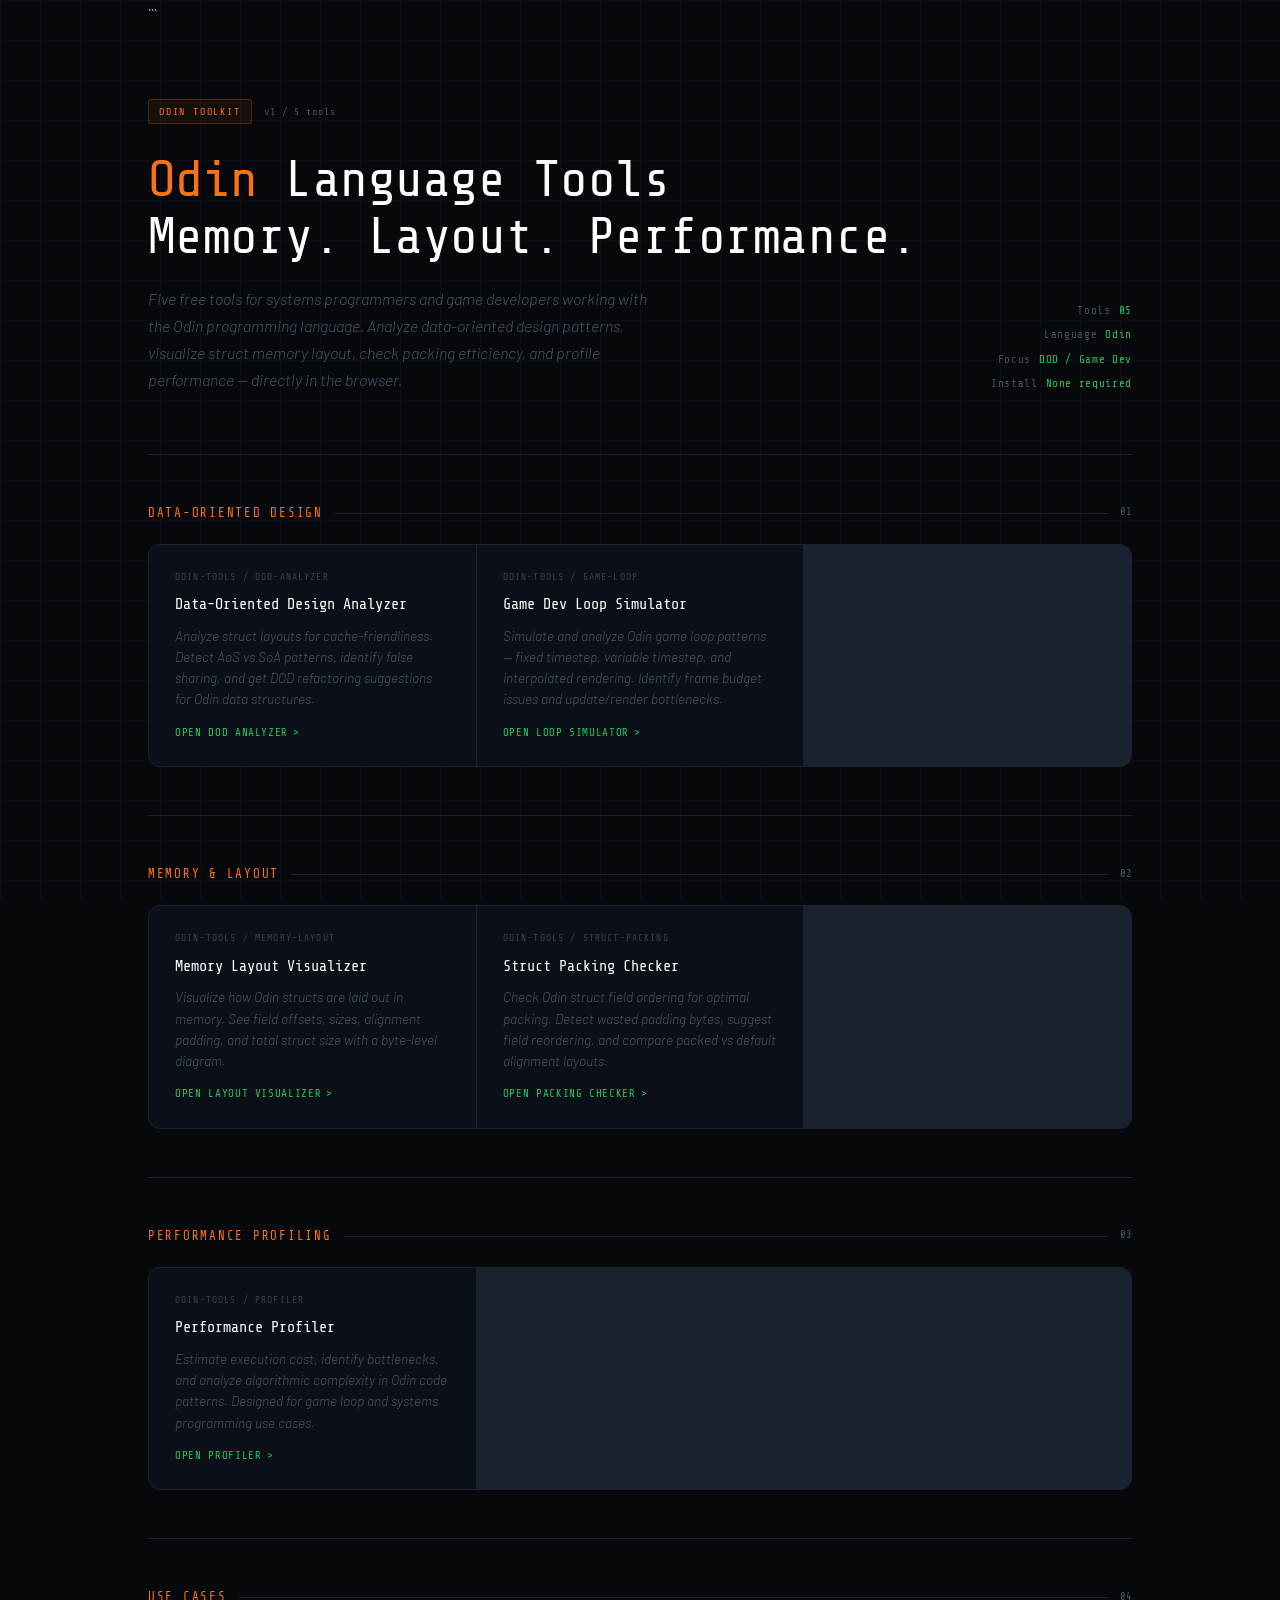
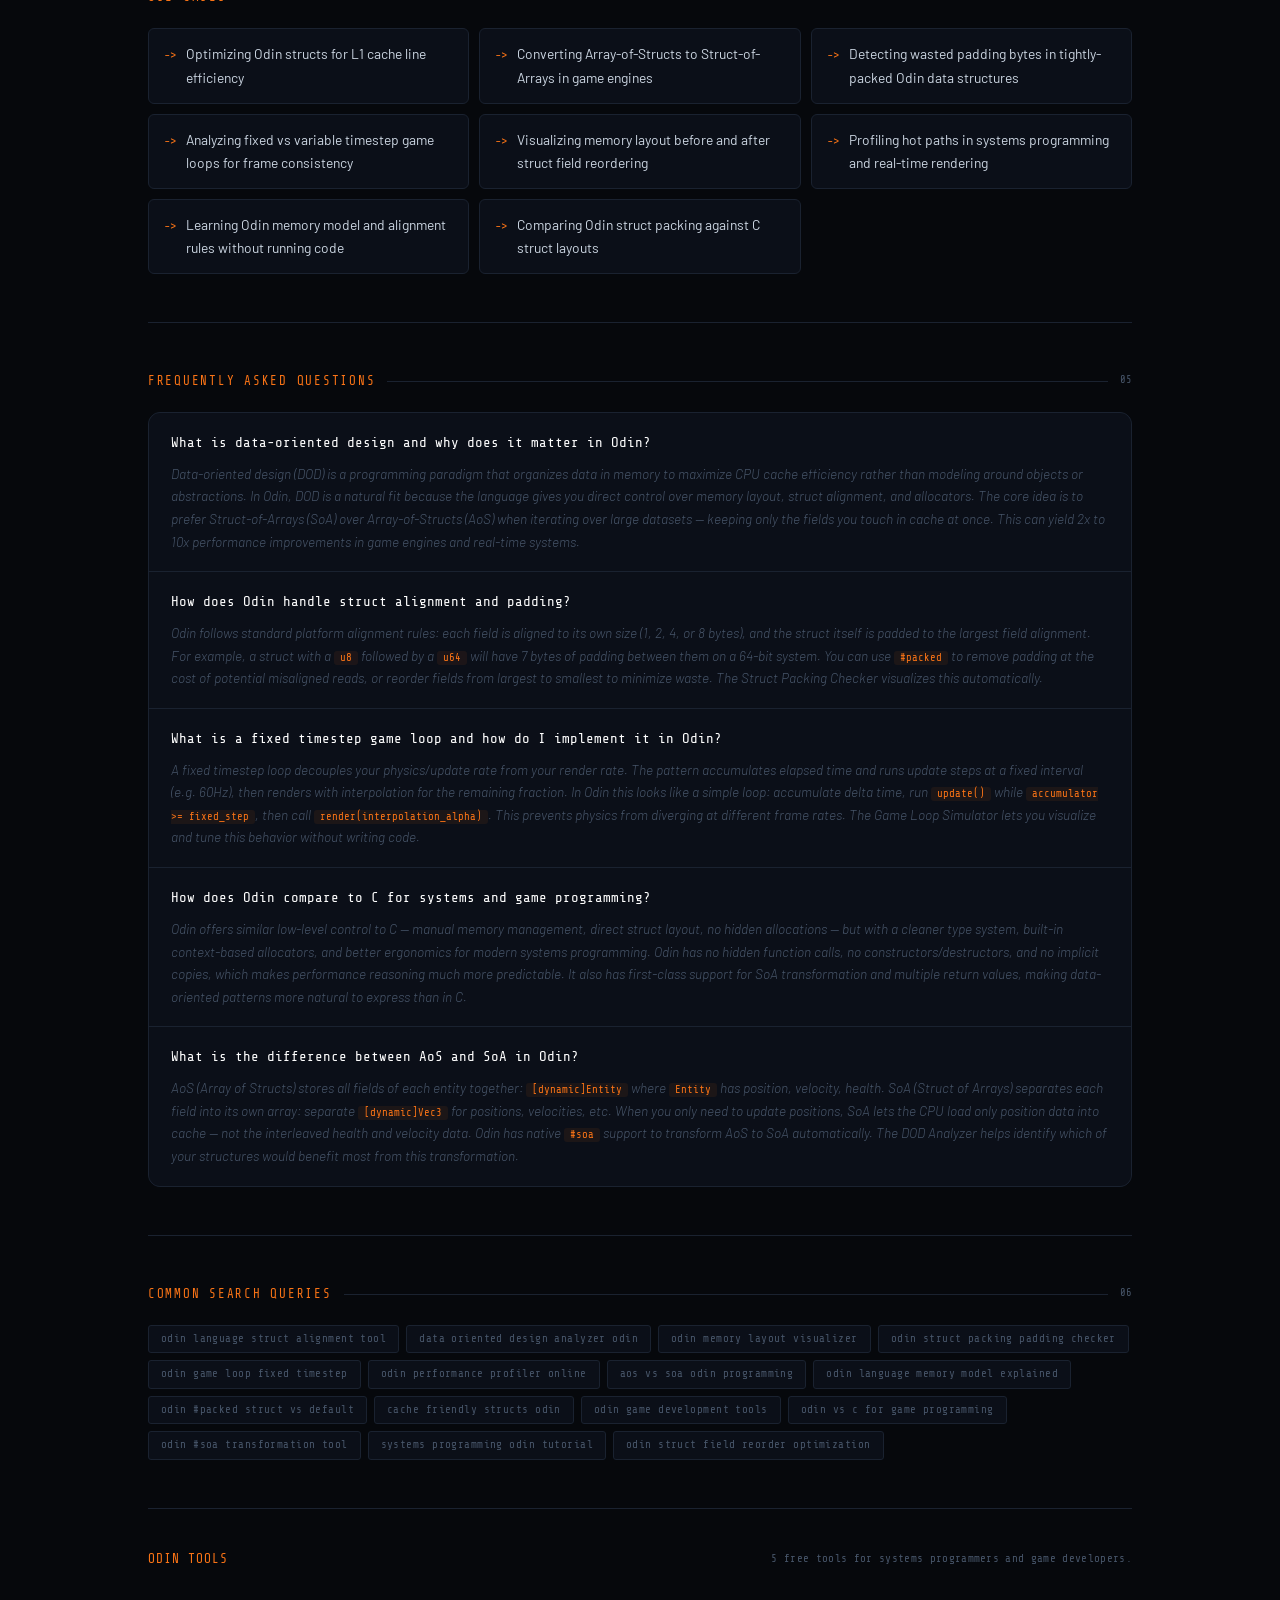
<file: index.html>
<!DOCTYPE html>

<html lang="en">
<head>
<meta charset="UTF-8">
<meta name="viewport" content="width=device-width, initial-scale=1.0">
<meta name="google-site-verification" content="PkLa_ViOo6FAHpvh8SacceMb95o9tePRdrqLNBz9X1M" />
<meta name="robots" content="index, follow">

<title>Odin Language Tools – Data-Oriented Design Analyzer, Memory Layout Visualizer & Struct Packing Checker</title>
<meta name="description" content="Free tools for Odin programming language developers: analyze data-oriented design patterns, visualize memory layout, check struct packing and alignment, profile performance, and simulate game dev loops. Built for systems programmers and game developers.">
<meta name="keywords" content="odin language tools, odin data oriented design analyzer, odin memory layout visualizer, odin struct packing checker, odin performance profiler, odin game dev loop simulator, odin struct alignment, odin memory model, odin game development tools, data oriented design odin, odin programming language debugger, odin struct padding tool">

<meta property="og:title" content="Odin Language Tools - Memory Layout, Struct Packing and Performance Profiling">
<meta property="og:description" content="5 free tools for Odin language developers: data-oriented design analysis, memory layout visualization, struct packing, and game loop simulation.">
<meta property="og:type" content="website">

<link rel="preconnect" href="https://fonts.googleapis.com">
<link rel="preconnect" href="https://fonts.gstatic.com" crossorigin>
<link href="https://fonts.googleapis.com/css2?family=Share+Tech+Mono&family=Barlow:ital,wght@0,300;0,400;0,500;0,600;1,300&display=swap" rel="stylesheet">

<style>
:root {
    --bg:        #06080c;
    --surface:   #0b0f18;
    --surface-2: #10151f;
    --border:    #1a2230;
    --border-hi: #f9731640;
    --accent:    #f97316;
    --accent-2:  #fb923c;
    --accent-dim: rgba(249,115,22,.07);
    --green:     #22c55e;
    --text:      #cbd5e1;
    --muted:     #475569;
    --danger:    #ef4444;

    --font-display: "Barlow", sans-serif;
    --font-mono:    "Share Tech Mono", monospace;
    --radius:    6px;
    --radius-lg: 12px;
    --transition: 200ms cubic-bezier(.4,0,.2,1);
}

*, *::before, *::after { box-sizing: border-box; margin: 0; padding: 0; }
html { scroll-behavior: smooth; }

body {
    background: var(--bg);
    color: var(--text);
    font-family: var(--font-display);
    font-size: 16px;
    line-height: 1.7;
    min-height: 100vh;
    overflow-x: hidden;
}

/* scan-line texture */
body::before {
    content: "";
    position: fixed;
    inset: 0;
    background: repeating-linear-gradient(
        0deg,
        transparent,
        transparent 3px,
        rgba(0,0,0,.08) 3px,
        rgba(0,0,0,.08) 4px
    );
    pointer-events: none;
    z-index: 0;
}

/* grid overlay */
body::after {
    content: "";
    position: fixed;
    inset: 0;
    background-image:
        linear-gradient(var(--border) 1px, transparent 1px),
        linear-gradient(90deg, var(--border) 1px, transparent 1px);
    background-size: 40px 40px;
    opacity: .3;
    pointer-events: none;
    z-index: 0;
}

.wrapper {
    position: relative;
    z-index: 1;
    max-width: 1040px;
    margin: 0 auto;
    padding: 0 28px;
}

/* HEADER */
header {
    padding: 72px 0 60px;
    border-bottom: 1px solid var(--border);
    animation: fadeUp .6s ease both;
}

.header-top {
    display: flex;
    align-items: center;
    gap: 12px;
    margin-bottom: 28px;
}

.header-chip {
    font-family: var(--font-mono);
    font-size: 10px;
    letter-spacing: .18em;
    text-transform: uppercase;
    color: var(--accent);
    background: var(--accent-dim);
    border: 1px solid rgba(249,115,22,.25);
    border-radius: 3px;
    padding: 3px 10px;
}

.header-ver {
    font-family: var(--font-mono);
    font-size: 10px;
    letter-spacing: .1em;
    color: var(--muted);
}

header h1 {
    font-family: var(--font-mono);
    font-size: clamp(1.8rem, 4.5vw, 3.2rem);
    font-weight: 400;
    line-height: 1.1;
    letter-spacing: -.01em;
    color: #fff;
    margin-bottom: 20px;
}

header h1 .acc { color: var(--accent); }

.header-body {
    display: grid;
    grid-template-columns: 1fr auto;
    gap: 40px;
    align-items: end;
}

header p {
    font-size: 1rem;
    color: var(--muted);
    font-weight: 300;
    max-width: 520px;
    font-style: italic;
}

.spec-block {
    display: flex;
    flex-direction: column;
    gap: 6px;
    align-items: flex-end;
}

.spec-row {
    font-family: var(--font-mono);
    font-size: .68rem;
    letter-spacing: .06em;
    color: var(--muted);
    display: flex;
    gap: 8px;
    align-items: center;
}

.spec-row .val { color: var(--green); }

/* SECTIONS */
section {
    padding: 48px 0;
    border-bottom: 1px solid var(--border);
    animation: fadeUp .55s ease both;
}

section:nth-of-type(1) { animation-delay: .06s; }
section:nth-of-type(2) { animation-delay: .12s; }
section:nth-of-type(3) { animation-delay: .18s; }
section:nth-of-type(4) { animation-delay: .24s; }
section:nth-of-type(5) { animation-delay: .30s; }
section:last-of-type   { border-bottom: none; }

.section-label {
    display: flex;
    align-items: center;
    gap: 12px;
    margin-bottom: 20px;
}

.section-label h2 {
    font-family: var(--font-mono);
    font-size: .78rem;
    font-weight: 400;
    letter-spacing: .14em;
    text-transform: uppercase;
    color: var(--accent);
    white-space: nowrap;
}

.section-line {
    flex: 1;
    height: 1px;
    background: var(--border);
}

.section-idx {
    font-family: var(--font-mono);
    font-size: .65rem;
    color: var(--muted);
}

/* TOOLS GRID */
.tools-grid {
    display: grid;
    grid-template-columns: repeat(auto-fill, minmax(300px, 1fr));
    gap: 1px;
    background: var(--border);
    border: 1px solid var(--border);
    border-radius: var(--radius-lg);
    overflow: hidden;
}

.tool {
    background: var(--surface);
    padding: 24px 26px;
    display: flex;
    flex-direction: column;
    gap: 10px;
    text-decoration: none;
    color: inherit;
    position: relative;
    overflow: hidden;
    transition: background var(--transition);
}

.tool::before {
    content: "";
    position: absolute;
    top: 0; left: 0;
    width: 2px;
    height: 100%;
    background: var(--accent);
    opacity: 0;
    transition: opacity var(--transition);
}

.tool:hover { background: var(--surface-2); }
.tool:hover::before { opacity: 1; }

.tool-id {
    font-family: var(--font-mono);
    font-size: .6rem;
    letter-spacing: .12em;
    text-transform: uppercase;
    color: var(--muted);
    opacity: .7;
}

.tool-name {
    font-family: var(--font-mono);
    font-size: .95rem;
    font-weight: 400;
    color: #fff;
    line-height: 1.3;
}

.tool-desc {
    font-size: .855rem;
    color: var(--muted);
    font-weight: 300;
    font-style: italic;
    flex: 1;
    line-height: 1.55;
}

.tool-link {
    font-family: var(--font-mono);
    font-size: .68rem;
    letter-spacing: .06em;
    text-transform: uppercase;
    color: var(--green);
    display: inline-flex;
    align-items: center;
    gap: 5px;
    margin-top: 4px;
    transition: gap var(--transition);
}

.tool-link::after { content: ">"; }
.tool:hover .tool-link { gap: 9px; }

/* USE CASES */
.use-grid {
    display: grid;
    grid-template-columns: repeat(auto-fill, minmax(260px, 1fr));
    gap: 10px;
}

.use-item {
    display: flex;
    gap: 10px;
    align-items: flex-start;
    background: var(--surface);
    border: 1px solid var(--border);
    border-radius: var(--radius);
    padding: 13px 15px;
    font-size: .865rem;
    color: var(--text);
    transition: border-color var(--transition);
}

.use-item:hover { border-color: rgba(249,115,22,.25); }

.use-arrow {
    color: var(--accent);
    font-family: var(--font-mono);
    font-size: .75rem;
    flex-shrink: 0;
    margin-top: 3px;
}

/* FAQ */
.faq-list { display: flex; flex-direction: column; gap: 1px; background: var(--border); border: 1px solid var(--border); border-radius: var(--radius-lg); overflow: hidden; }

.faq-item {
    background: var(--surface);
    padding: 18px 22px;
    transition: background var(--transition);
}

.faq-item:hover { background: var(--surface-2); }

.faq-q {
    font-family: var(--font-mono);
    font-size: .88rem;
    color: #fff;
    margin-bottom: 8px;
    font-weight: 400;
}

.faq-a {
    font-size: .855rem;
    color: var(--muted);
    font-weight: 300;
    font-style: italic;
    line-height: 1.65;
}

.faq-a code {
    font-family: var(--font-mono);
    font-size: .78em;
    color: var(--accent);
    background: var(--accent-dim);
    border-radius: 3px;
    padding: 1px 6px;
    font-style: normal;
}

/* LONG-TAIL */
.tag-cloud { display: flex; flex-wrap: wrap; gap: 7px; }

.tag {
    font-family: var(--font-mono);
    font-size: .68rem;
    letter-spacing: .04em;
    color: var(--muted);
    background: var(--surface);
    border: 1px solid var(--border);
    border-radius: 3px;
    padding: 4px 12px;
    cursor: default;
    transition: color var(--transition), border-color var(--transition), background var(--transition);
}

.tag:hover {
    color: var(--accent);
    border-color: rgba(249,115,22,.3);
    background: var(--accent-dim);
}

/* FOOTER */
footer {
    padding: 40px 0;
    border-top: 1px solid var(--border);
    position: relative;
    z-index: 1;
}

.footer-inner {
    display: flex;
    align-items: center;
    justify-content: space-between;
    gap: 16px;
    flex-wrap: wrap;
}

.footer-brand {
    font-family: var(--font-mono);
    font-size: .8rem;
    color: var(--accent);
    letter-spacing: .08em;
    text-transform: uppercase;
}

footer p {
    font-family: var(--font-mono);
    font-size: .68rem;
    color: var(--muted);
    letter-spacing: .03em;
}

/* ANIMATIONS */
@keyframes fadeUp {
    from { opacity: 0; transform: translateY(14px); }
    to   { opacity: 1; transform: translateY(0); }
}

@media (max-width: 620px) {
    header { padding: 48px 0 40px; }
    .header-body { grid-template-columns: 1fr; }
    .spec-block { align-items: flex-start; }
    .tools-grid { grid-template-columns: 1fr; }
    .use-grid   { grid-template-columns: 1fr; }
    header h1 { font-size: 1.7rem; }
}
</style>

</head>

<body>
<div class="wrapper">

```
<!-- HEADER -->
<header>
    <div class="header-top">
        <span class="header-chip">Odin Toolkit</span>
        <span class="header-ver">v1 / 5 tools</span>
    </div>

    <h1>
        <span class="acc">Odin</span> Language Tools<br>
        Memory. Layout. Performance.
    </h1>

    <div class="header-body">
        <p>
            Five free tools for systems programmers and game developers working with
            the Odin programming language. Analyze data-oriented design patterns,
            visualize struct memory layout, check packing efficiency, and profile performance
            — directly in the browser.
        </p>
        <div class="spec-block">
            <div class="spec-row">Tools <span class="val">05</span></div>
            <div class="spec-row">Language <span class="val">Odin</span></div>
            <div class="spec-row">Focus <span class="val">DOD / Game Dev</span></div>
            <div class="spec-row">Install <span class="val">None required</span></div>
        </div>
    </div>
</header>

<!-- DATA-ORIENTED DESIGN -->
<section>
    <div class="section-label">
        <h2>Data-Oriented Design</h2>
        <span class="section-line"></span>
        <span class="section-idx">01</span>
    </div>
    <div class="tools-grid">

        <a class="tool" href="odin-data-oriented-design-analyzer/">
            <span class="tool-id">odin-tools / dod-analyzer</span>
            <span class="tool-name">Data-Oriented Design Analyzer</span>
            <span class="tool-desc">Analyze struct layouts for cache-friendliness. Detect AoS vs SoA patterns, identify false sharing, and get DOD refactoring suggestions for Odin data structures.</span>
            <span class="tool-link">Open DOD Analyzer</span>
        </a>

        <a class="tool" href="odin-game-dev-loop-simulator/">
            <span class="tool-id">odin-tools / game-loop</span>
            <span class="tool-name">Game Dev Loop Simulator</span>
            <span class="tool-desc">Simulate and analyze Odin game loop patterns — fixed timestep, variable timestep, and interpolated rendering. Identify frame budget issues and update/render bottlenecks.</span>
            <span class="tool-link">Open Loop Simulator</span>
        </a>

    </div>
</section>

<!-- MEMORY & LAYOUT -->
<section>
    <div class="section-label">
        <h2>Memory &amp; Layout</h2>
        <span class="section-line"></span>
        <span class="section-idx">02</span>
    </div>
    <div class="tools-grid">

        <a class="tool" href="odin-memory-layout-visualizer/">
            <span class="tool-id">odin-tools / memory-layout</span>
            <span class="tool-name">Memory Layout Visualizer</span>
            <span class="tool-desc">Visualize how Odin structs are laid out in memory. See field offsets, sizes, alignment padding, and total struct size with a byte-level diagram.</span>
            <span class="tool-link">Open Layout Visualizer</span>
        </a>

        <a class="tool" href="odin-struct-packing-checker/">
            <span class="tool-id">odin-tools / struct-packing</span>
            <span class="tool-name">Struct Packing Checker</span>
            <span class="tool-desc">Check Odin struct field ordering for optimal packing. Detect wasted padding bytes, suggest field reordering, and compare packed vs default alignment layouts.</span>
            <span class="tool-link">Open Packing Checker</span>
        </a>

    </div>
</section>

<!-- PERFORMANCE -->
<section>
    <div class="section-label">
        <h2>Performance Profiling</h2>
        <span class="section-line"></span>
        <span class="section-idx">03</span>
    </div>
    <div class="tools-grid">

        <a class="tool" href="odin-performance-profiler/">
            <span class="tool-id">odin-tools / profiler</span>
            <span class="tool-name">Performance Profiler</span>
            <span class="tool-desc">Estimate execution cost, identify bottlenecks, and analyze algorithmic complexity in Odin code patterns. Designed for game loop and systems programming use cases.</span>
            <span class="tool-link">Open Profiler</span>
        </a>

    </div>
</section>

<!-- USE CASES -->
<section>
    <div class="section-label">
        <h2>Use Cases</h2>
        <span class="section-line"></span>
        <span class="section-idx">04</span>
    </div>
    <div class="use-grid">
        <div class="use-item"><span class="use-arrow">-&gt;</span>Optimizing Odin structs for L1 cache line efficiency</div>
        <div class="use-item"><span class="use-arrow">-&gt;</span>Converting Array-of-Structs to Struct-of-Arrays in game engines</div>
        <div class="use-item"><span class="use-arrow">-&gt;</span>Detecting wasted padding bytes in tightly-packed Odin data structures</div>
        <div class="use-item"><span class="use-arrow">-&gt;</span>Analyzing fixed vs variable timestep game loops for frame consistency</div>
        <div class="use-item"><span class="use-arrow">-&gt;</span>Visualizing memory layout before and after struct field reordering</div>
        <div class="use-item"><span class="use-arrow">-&gt;</span>Profiling hot paths in systems programming and real-time rendering</div>
        <div class="use-item"><span class="use-arrow">-&gt;</span>Learning Odin memory model and alignment rules without running code</div>
        <div class="use-item"><span class="use-arrow">-&gt;</span>Comparing Odin struct packing against C struct layouts</div>
    </div>
</section>

<!-- FAQ -->
<section>
    <div class="section-label">
        <h2>Frequently Asked Questions</h2>
        <span class="section-line"></span>
        <span class="section-idx">05</span>
    </div>
    <div class="faq-list">

        <div class="faq-item">
            <p class="faq-q">What is data-oriented design and why does it matter in Odin?</p>
            <p class="faq-a">Data-oriented design (DOD) is a programming paradigm that organizes data in memory to maximize CPU cache efficiency rather than modeling around objects or abstractions. In Odin, DOD is a natural fit because the language gives you direct control over memory layout, struct alignment, and allocators. The core idea is to prefer Struct-of-Arrays (SoA) over Array-of-Structs (AoS) when iterating over large datasets — keeping only the fields you touch in cache at once. This can yield 2x to 10x performance improvements in game engines and real-time systems.</p>
        </div>

        <div class="faq-item">
            <p class="faq-q">How does Odin handle struct alignment and padding?</p>
            <p class="faq-a">Odin follows standard platform alignment rules: each field is aligned to its own size (1, 2, 4, or 8 bytes), and the struct itself is padded to the largest field alignment. For example, a struct with a <code>u8</code> followed by a <code>u64</code> will have 7 bytes of padding between them on a 64-bit system. You can use <code>#packed</code> to remove padding at the cost of potential misaligned reads, or reorder fields from largest to smallest to minimize waste. The Struct Packing Checker visualizes this automatically.</p>
        </div>

        <div class="faq-item">
            <p class="faq-q">What is a fixed timestep game loop and how do I implement it in Odin?</p>
            <p class="faq-a">A fixed timestep loop decouples your physics/update rate from your render rate. The pattern accumulates elapsed time and runs update steps at a fixed interval (e.g. 60Hz), then renders with interpolation for the remaining fraction. In Odin this looks like a simple loop: accumulate delta time, run <code>update()</code> while <code>accumulator >= fixed_step</code>, then call <code>render(interpolation_alpha)</code>. This prevents physics from diverging at different frame rates. The Game Loop Simulator lets you visualize and tune this behavior without writing code.</p>
        </div>

        <div class="faq-item">
            <p class="faq-q">How does Odin compare to C for systems and game programming?</p>
            <p class="faq-a">Odin offers similar low-level control to C — manual memory management, direct struct layout, no hidden allocations — but with a cleaner type system, built-in context-based allocators, and better ergonomics for modern systems programming. Odin has no hidden function calls, no constructors/destructors, and no implicit copies, which makes performance reasoning much more predictable. It also has first-class support for SoA transformation and multiple return values, making data-oriented patterns more natural to express than in C.</p>
        </div>

        <div class="faq-item">
            <p class="faq-q">What is the difference between AoS and SoA in Odin?</p>
            <p class="faq-a">AoS (Array of Structs) stores all fields of each entity together: <code>[dynamic]Entity</code> where <code>Entity</code> has position, velocity, health. SoA (Struct of Arrays) separates each field into its own array: separate <code>[dynamic]Vec3</code> for positions, velocities, etc. When you only need to update positions, SoA lets the CPU load only position data into cache — not the interleaved health and velocity data. Odin has native <code>#soa</code> support to transform AoS to SoA automatically. The DOD Analyzer helps identify which of your structures would benefit most from this transformation.</p>
        </div>

    </div>
</section>

<!-- LONG-TAIL QUERIES -->
<section>
    <div class="section-label">
        <h2>Common Search Queries</h2>
        <span class="section-line"></span>
        <span class="section-idx">06</span>
    </div>
    <div class="tag-cloud">
        <span class="tag">odin language struct alignment tool</span>
        <span class="tag">data oriented design analyzer odin</span>
        <span class="tag">odin memory layout visualizer</span>
        <span class="tag">odin struct packing padding checker</span>
        <span class="tag">odin game loop fixed timestep</span>
        <span class="tag">odin performance profiler online</span>
        <span class="tag">aos vs soa odin programming</span>
        <span class="tag">odin language memory model explained</span>
        <span class="tag">odin #packed struct vs default</span>
        <span class="tag">cache friendly structs odin</span>
        <span class="tag">odin game development tools</span>
        <span class="tag">odin vs c for game programming</span>
        <span class="tag">odin #soa transformation tool</span>
        <span class="tag">systems programming odin tutorial</span>
        <span class="tag">odin struct field reorder optimization</span>
    </div>
</section>

<!-- FOOTER -->
<footer>
    <div class="footer-inner">
        <span class="footer-brand">Odin Tools</span>
        <p>5 free tools for systems programmers and game developers.</p>
    </div>
</footer>
```

</div>
</body>
</html>
</file>
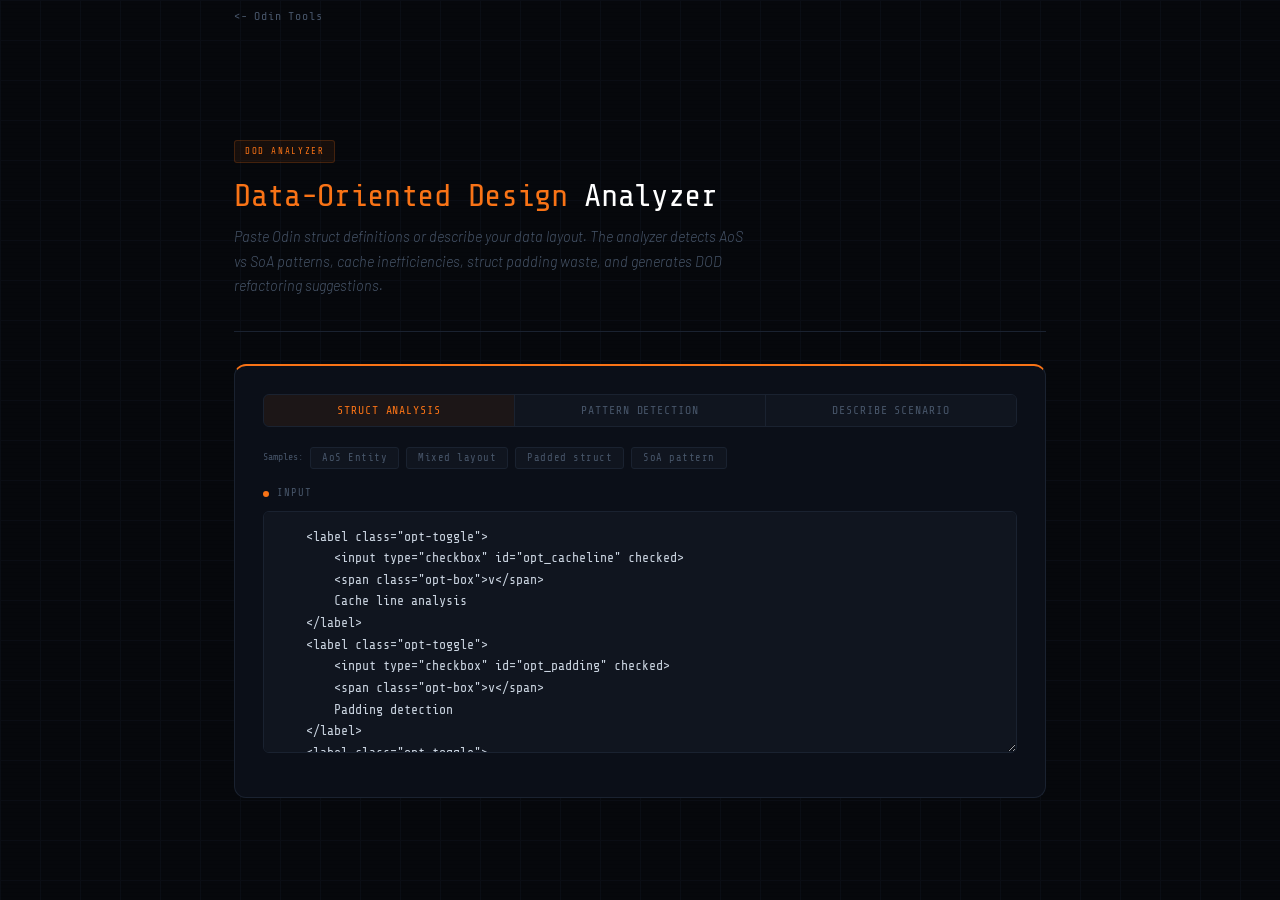
<file: odin-data-oriented-design-analyzer/index.html>
<!DOCTYPE html>

<html lang="en">
<head>
<meta charset="UTF-8">
<meta name="viewport" content="width=device-width, initial-scale=1.0">
<title>Odin Data-Oriented Design Analyzer – AoS vs SoA, Cache Line & Struct Analysis</title>
<meta name="description" content="Analyze Odin code for data-oriented design patterns. Detect Array-of-Structs vs Struct-of-Arrays, identify cache inefficiencies, struct padding waste, and get DOD refactoring suggestions.">

<link rel="preconnect" href="https://fonts.googleapis.com">
<link rel="preconnect" href="https://fonts.gstatic.com" crossorigin>
<link href="https://fonts.googleapis.com/css2?family=Share+Tech+Mono&family=Barlow:ital,wght@0,300;0,400;0,500;0,600;1,300&display=swap" rel="stylesheet">

<style>
:root {
    --bg:        #06080c;
    --surface:   #0b0f18;
    --surface-2: #10151f;
    --border:    #1a2230;
    --accent:    #f97316;
    --accent-2:  #fb923c;
    --accent-dim: rgba(249,115,22,.07);
    --green:     #22c55e;
    --green-dim: rgba(34,197,94,.08);
    --yellow:    #fbbf24;
    --yellow-dim: rgba(251,191,36,.07);
    --red:       #ef4444;
    --red-dim:   rgba(239,68,68,.07);
    --text:      #cbd5e1;
    --muted:     #475569;

    --font-display: "Barlow", sans-serif;
    --font-mono:    "Share Tech Mono", monospace;
    --radius:    6px;
    --radius-lg: 12px;
    --transition: 200ms cubic-bezier(.4,0,.2,1);
}

*, *::before, *::after { box-sizing: border-box; margin: 0; padding: 0; }
html { scroll-behavior: smooth; }

body {
    background: var(--bg);
    color: var(--text);
    font-family: var(--font-display);
    font-size: 16px;
    line-height: 1.7;
    min-height: 100vh;
    display: flex;
    flex-direction: column;
    overflow-x: hidden;
}

body::before {
    content: "";
    position: fixed; inset: 0;
    background: repeating-linear-gradient(0deg, transparent, transparent 3px, rgba(0,0,0,.07) 3px, rgba(0,0,0,.07) 4px);
    pointer-events: none; z-index: 0;
}

body::after {
    content: "";
    position: fixed; inset: 0;
    background-image: linear-gradient(var(--border) 1px, transparent 1px), linear-gradient(90deg, var(--border) 1px, transparent 1px);
    background-size: 40px 40px;
    opacity: .25;
    pointer-events: none; z-index: 0;
}

.wrapper {
    position: relative; z-index: 1;
    max-width: 860px;
    margin: 0 auto;
    padding: 0 24px;
    width: 100%;
    flex: 1;
}

/* NAV */
nav {
    position: relative; z-index: 2;
    padding: 18px 24px;
    max-width: 860px;
    margin: 0 auto;
    width: 100%;
}

nav a {
    font-family: var(--font-mono);
    font-size: .72rem;
    letter-spacing: .08em;
    color: var(--muted);
    text-decoration: none;
    display: inline-flex;
    align-items: center;
    gap: 6px;
    transition: color var(--transition);
}

nav a:hover { color: var(--accent); }
nav a::before { content: "<-"; }

/* HEADER */
header {
    padding: 36px 0 32px;
    border-bottom: 1px solid var(--border);
    animation: fadeUp .5s ease both;
}

.header-chip {
    font-family: var(--font-mono);
    font-size: 9px;
    letter-spacing: .18em;
    text-transform: uppercase;
    color: var(--accent);
    background: var(--accent-dim);
    border: 1px solid rgba(249,115,22,.2);
    border-radius: 3px;
    padding: 3px 10px;
    display: inline-block;
    margin-bottom: 14px;
}

header h1 {
    font-family: var(--font-mono);
    font-size: clamp(1.3rem, 3.5vw, 2rem);
    font-weight: 400;
    color: #fff;
    letter-spacing: -.01em;
    line-height: 1.2;
    margin-bottom: 10px;
}

header h1 .acc { color: var(--accent); }

header p {
    font-size: .9rem;
    color: var(--muted);
    font-style: italic;
    max-width: 520px;
    font-weight: 300;
}

/* TOOL CARD */
.tool-card {
    background: var(--surface);
    border: 1px solid var(--border);
    border-top: 2px solid var(--accent);
    border-radius: var(--radius-lg);
    padding: 28px;
    margin: 32px 0;
    animation: fadeUp .5s .08s ease both;
}

/* TABS */
.tab-row {
    display: flex;
    gap: 0;
    margin-bottom: 20px;
    border: 1px solid var(--border);
    border-radius: var(--radius);
    overflow: hidden;
}

.tab-btn {
    flex: 1;
    font-family: var(--font-mono);
    font-size: .72rem;
    letter-spacing: .08em;
    text-transform: uppercase;
    color: var(--muted);
    background: var(--surface-2);
    border: none;
    padding: 9px 14px;
    cursor: pointer;
    transition: color var(--transition), background var(--transition);
    border-right: 1px solid var(--border);
}

.tab-btn:last-child { border-right: none; }
.tab-btn.active { color: var(--accent); background: var(--accent-dim); }
.tab-btn:hover:not(.active) { color: var(--text); }

/* EDITOR */
.editor-label {
    font-family: var(--font-mono);
    font-size: .65rem;
    letter-spacing: .1em;
    text-transform: uppercase;
    color: var(--muted);
    margin-bottom: 8px;
    display: flex;
    align-items: center;
    gap: 8px;
}

.editor-label::before {
    content: "";
    width: 6px; height: 6px;
    border-radius: 50%;
    background: var(--accent);
    flex-shrink: 0;
}

.editor-wrap {
    border: 1px solid var(--border);
    border-radius: var(--radius);
    overflow: hidden;
    margin-bottom: 16px;
    transition: border-color var(--transition), box-shadow var(--transition);
}

.editor-wrap:focus-within {
    border-color: rgba(249,115,22,.4);
    box-shadow: 0 0 0 3px rgba(249,115,22,.08);
}

textarea {
    display: block;
    width: 100%;
    min-height: 240px;
    background: var(--surface-2);
    border: none;
    outline: none;
    padding: 14px;
    color: var(--text);
    font-family: var(--font-mono);
    font-size: .82rem;
    line-height: 1.65;
    resize: vertical;
    tab-size: 4;
}

textarea::placeholder { color: var(--muted); opacity: .5; }

/* OPTIONS */
.options-row {
    display: flex;
    gap: 10px;
    flex-wrap: wrap;
    margin-bottom: 20px;
}

.opt-toggle {
    display: flex;
    align-items: center;
    gap: 7px;
    cursor: pointer;
    font-family: var(--font-mono);
    font-size: .7rem;
    letter-spacing: .04em;
    color: var(--muted);
    transition: color var(--transition);
    user-select: none;
}

.opt-toggle:hover { color: var(--text); }
.opt-toggle input[type="checkbox"] { display: none; }

.opt-box {
    width: 14px; height: 14px;
    border-radius: 3px;
    border: 1px solid var(--border);
    background: var(--surface-2);
    display: flex; align-items: center; justify-content: center;
    font-size: 9px; color: transparent;
    transition: all var(--transition);
    flex-shrink: 0;
}

.opt-toggle input:checked + .opt-box {
    background: var(--accent);
    border-color: var(--accent);
    color: #fff;
}

/* BUTTON */
.btn-run {
    width: 100%;
    background: var(--accent);
    color: #fff;
    border: none;
    border-radius: var(--radius);
    padding: 13px 24px;
    font-family: var(--font-mono);
    font-size: .82rem;
    letter-spacing: .08em;
    text-transform: uppercase;
    cursor: pointer;
    transition: background var(--transition), transform var(--transition), box-shadow var(--transition);
}

.btn-run:hover {
    background: var(--accent-2);
    transform: translateY(-1px);
    box-shadow: 0 6px 20px rgba(249,115,22,.3);
}

.btn-run:active { transform: translateY(0); }

/* SAMPLES */
.samples-row {
    display: flex;
    gap: 7px;
    flex-wrap: wrap;
    margin-bottom: 16px;
}

.sample-btn {
    font-family: var(--font-mono);
    font-size: .65rem;
    letter-spacing: .05em;
    color: var(--muted);
    background: var(--surface-2);
    border: 1px solid var(--border);
    border-radius: 3px;
    padding: 4px 11px;
    cursor: pointer;
    transition: color var(--transition), border-color var(--transition);
}

.sample-btn:hover { color: var(--accent); border-color: rgba(249,115,22,.3); }

/* RESULTS */
#result { margin-top: 24px; display: none; animation: fadeUp .35s ease both; }
#result.visible { display: block; }

.divider { height: 1px; background: var(--border); margin: 20px 0; }

/* score bar */
.dod-score-row {
    display: flex;
    align-items: center;
    gap: 16px;
    margin-bottom: 24px;
    flex-wrap: wrap;
}

.dod-score-num {
    font-family: var(--font-mono);
    font-size: 3.2rem;
    line-height: 1;
    color: #fff;
    font-weight: 400;
}

.dod-score-num span { font-size: 1rem; color: var(--muted); }

.dod-score-meta { flex: 1; }

.dod-level {
    display: inline-flex;
    align-items: center;
    gap: 6px;
    font-family: var(--font-mono);
    font-size: .72rem;
    letter-spacing: .06em;
    text-transform: uppercase;
    border-radius: 3px;
    padding: 4px 12px;
    margin-bottom: 6px;
}

.level-good   { color: var(--green);  background: var(--green-dim);  border: 1px solid rgba(34,197,94,.2); }
.level-medium { color: var(--yellow); background: var(--yellow-dim); border: 1px solid rgba(251,191,36,.2); }
.level-poor   { color: var(--red);    background: var(--red-dim);    border: 1px solid rgba(239,68,68,.2); }

.dod-score-bar {
    width: 100%;
    height: 6px;
    background: var(--border);
    border-radius: 3px;
    overflow: hidden;
    margin-top: 8px;
}

.dod-score-fill {
    height: 100%;
    border-radius: 3px;
    transition: width .6s cubic-bezier(.4,0,.2,1);
}

.fill-good   { background: linear-gradient(90deg, #16a34a, var(--green)); }
.fill-medium { background: linear-gradient(90deg, #b45309, var(--yellow)); }
.fill-poor   { background: linear-gradient(90deg, #b91c1c, var(--red)); }

/* finding cards */
.findings-title {
    font-family: var(--font-mono);
    font-size: .65rem;
    letter-spacing: .1em;
    text-transform: uppercase;
    color: var(--muted);
    margin-bottom: 10px;
}

.findings-list { display: flex; flex-direction: column; gap: 8px; }

.finding-card {
    background: var(--surface-2);
    border: 1px solid var(--border);
    border-radius: var(--radius);
    overflow: hidden;
}

.finding-card.sev-high   { border-left: 3px solid var(--red); }
.finding-card.sev-medium { border-left: 3px solid var(--yellow); }
.finding-card.sev-low    { border-left: 3px solid var(--green); }
.finding-card.sev-info   { border-left: 3px solid var(--accent); }

.finding-top {
    display: flex;
    align-items: center;
    gap: 10px;
    padding: 12px 14px 8px;
    flex-wrap: wrap;
}

.f-badge {
    font-family: var(--font-mono);
    font-size: .6rem;
    letter-spacing: .06em;
    text-transform: uppercase;
    border-radius: 3px;
    padding: 2px 8px;
    flex-shrink: 0;
}

.sev-high   .f-badge { background: var(--red-dim);    color: var(--red); }
.sev-medium .f-badge { background: var(--yellow-dim); color: var(--yellow); }
.sev-low    .f-badge { background: var(--green-dim);  color: var(--green); }
.sev-info   .f-badge { background: var(--accent-dim); color: var(--accent); }

.f-title { font-family: var(--font-mono); font-size: .82rem; color: var(--text); }

.finding-body { padding: 0 14px 12px; }

.f-desc { font-size: .845rem; color: var(--muted); font-weight: 300; font-style: italic; line-height: 1.55; margin-bottom: 8px; }

.f-fix {
    font-family: var(--font-mono);
    font-size: .75rem;
    color: var(--green);
    background: var(--green-dim);
    border: 1px solid rgba(34,197,94,.15);
    border-radius: 3px;
    padding: 8px 12px;
    white-space: pre-wrap;
    line-height: 1.5;
}

/* metrics grid */
.metrics-grid {
    display: grid;
    grid-template-columns: repeat(auto-fill, minmax(140px, 1fr));
    gap: 8px;
    margin-bottom: 20px;
}

.metric-card {
    background: var(--surface-2);
    border: 1px solid var(--border);
    border-radius: var(--radius);
    padding: 12px 14px;
    display: flex;
    flex-direction: column;
    gap: 3px;
}

.m-label { font-family: var(--font-mono); font-size: .6rem; letter-spacing: .08em; text-transform: uppercase; color: var(--muted); }
.m-value { font-family: var(--font-mono); font-size: 1.4rem; color: #fff; line-height: 1.1; }
.m-sub   { font-size: .7rem; color: var(--muted); font-style: italic; }

/* all good */
.all-good {
    display: flex;
    align-items: center;
    gap: 10px;
    background: var(--green-dim);
    border: 1px solid rgba(34,197,94,.2);
    border-radius: var(--radius);
    padding: 12px 16px;
    font-family: var(--font-mono);
    font-size: .82rem;
    color: var(--green);
}

.all-good::before { content: "[OK]"; }

/* INFO */
.info-section {
    padding: 36px 0;
    border-top: 1px solid var(--border);
    animation: fadeUp .5s .15s ease both;
}

.info-section h2 {
    font-family: var(--font-mono);
    font-size: 1rem;
    font-weight: 400;
    color: #fff;
    margin-bottom: 14px;
}

.info-section p { font-size: .875rem; color: var(--muted); font-weight: 300; font-style: italic; margin-bottom: 10px; max-width: 580px; }

.info-section ul { list-style: none; display: flex; flex-direction: column; gap: 7px; margin-top: 4px; }

.info-section ul li {
    display: flex;
    gap: 10px;
    font-size: .855rem;
    color: var(--text);
    font-family: var(--font-mono);
    font-size: .78rem;
}

.info-section ul li::before { content: "->"; color: var(--accent); flex-shrink: 0; }

footer {
    position: relative; z-index: 1;
    border-top: 1px solid var(--border);
    padding: 24px;
    max-width: 860px;
    margin: 0 auto;
    width: 100%;
}

footer p { font-family: var(--font-mono); font-size: .68rem; color: var(--muted); }

@keyframes fadeUp {
    from { opacity: 0; transform: translateY(12px); }
    to   { opacity: 1; transform: translateY(0); }
}

@media (max-width: 480px) {
    .tool-card { padding: 18px; }
    .dod-score-num { font-size: 2.4rem; }
    .metrics-grid { grid-template-columns: 1fr 1fr; }
}
</style>

</head>
<body>

<nav class="wrapper">
    <a href="/odin-tools/">Odin Tools</a>
</nav>

<div class="wrapper">

<header>
    <div class="header-chip">DOD Analyzer</div>
    <h1><span class="acc">Data-Oriented Design</span> Analyzer</h1>
    <p>Paste Odin struct definitions or describe your data layout. The analyzer detects AoS vs SoA patterns, cache inefficiencies, struct padding waste, and generates DOD refactoring suggestions.</p>
</header>

<div class="tool-card">

<!-- Mode tabs -->
<div class="tab-row">
    <button class="tab-btn active" data-mode="struct" onclick="setMode(this)">Struct Analysis</button>
    <button class="tab-btn" data-mode="pattern" onclick="setMode(this)">Pattern Detection</button>
    <button class="tab-btn" data-mode="describe" onclick="setMode(this)">Describe Scenario</button>
</div>

<!-- Samples -->
<div class="samples-row">
    <span style="font-family:var(--font-mono);font-size:.62rem;color:var(--muted);align-self:center">Samples:</span>
    <button class="sample-btn" onclick="loadSample('aos')">AoS Entity</button>
    <button class="sample-btn" onclick="loadSample('mixed')">Mixed layout</button>
    <button class="sample-btn" onclick="loadSample('padded')">Padded struct</button>
    <button class="sample-btn" onclick="loadSample('good')">SoA pattern</button>
</div>

<div class="editor-label">Input</div>
<div class="editor-wrap">
    <textarea id="codeInput" placeholder="// Paste Odin struct definitions or code here...

Entity :: struct {
position: [3]f32,
health:   i32,
velocity: [3]f32,
active:   bool,
}”></textarea>
</div>

<!-- Options -->
<div class="options-row">
    <label class="opt-toggle">
        <input type="checkbox" id="opt_cacheline" checked>
        <span class="opt-box">v</span>
        Cache line analysis
    </label>
    <label class="opt-toggle">
        <input type="checkbox" id="opt_padding" checked>
        <span class="opt-box">v</span>
        Padding detection
    </label>
    <label class="opt-toggle">
        <input type="checkbox" id="opt_soa" checked>
        <span class="opt-box">v</span>
        SoA suggestions
    </label>
    <label class="opt-toggle">
        <input type="checkbox" id="opt_reorder" checked>
        <span class="opt-box">v</span>
        Field reorder suggestions
    </label>
</div>

<button class="btn-run" onclick="analyze()">Analyze DOD Pattern</button>

<div id="result"></div>


</div>

<div class="info-section">
    <h2>What This Tool Analyzes</h2>
    <p>The DOD Analyzer scans your Odin code for patterns that affect data layout efficiency and cache performance.</p>
    <ul>
        <li>Array-of-Structs (AoS) detected when iterating — candidate for SoA transformation</li>
        <li>Struct fields that cause cache line splits during hot-path iteration</li>
        <li>Padding bytes wasted between fields due to alignment rules</li>
        <li>Mixed hot/cold data in the same struct — cold fields evict hot data from cache</li>
        <li>Booleans and flags that could be packed into a bitset</li>
        <li>Structs that exceed one cache line (64 bytes) with no obvious reason</li>
    </ul>
</div>

</div>

<footer class="wrapper">
    <p>Odin Tools -- Data-Oriented Design Analyzer</p>
</footer>

<script>
var currentMode = "struct";

function setMode(btn) {
    document.querySelectorAll(".tab-btn").forEach(function(b) { b.classList.remove("active"); });
    btn.classList.add("active");
    currentMode = btn.dataset.mode;

    var ta = document.getElementById("codeInput");
    if (currentMode === "struct") {
        ta.placeholder = "// Paste Odin struct definitions...\nEntity :: struct {\n    position: [3]f32,\n    health:   i32,\n}";
    } else if (currentMode === "pattern") {
        ta.placeholder = "// Paste Odin code with iteration patterns, dynamic arrays, slices...\nfor entity in entities {\n    entity.position.x += entity.velocity.x\n}";
    } else {
        ta.placeholder = "Describe your data scenario in plain English.\nExample: I have 10000 entities each with position, velocity, health and a flag. I iterate them every frame updating positions.";
    }
}

var SAMPLES = {
    aos: "// Array of Structs -- classic AoS pattern\nEntity :: struct {\n    position: [3]f32,  // 12 bytes\n    health:   i32,     // 4 bytes\n    velocity: [3]f32,  // 12 bytes\n    active:   bool,    // 1 byte\n    name_id:  u32,     // 4 bytes (rarely used)\n    // total: 33+ bytes with padding\n}\n\nentities: [dynamic]Entity\n\n// Hot loop -- only touches position and velocity\nfor ent in &entities {\n    ent.position.x += ent.velocity.x * dt\n    ent.position.y += ent.velocity.y * dt\n    ent.position.z += ent.velocity.z * dt\n}",

    mixed: "// Mixed hot and cold data\nPlayer :: struct {\n    x:          f32,    // hot\n    y:          f32,    // hot\n    name:       string, // cold -- 16 bytes\n    score:      i64,    // warm\n    active:     bool,   // hot\n    created_at: i64,    // cold\n    vx:         f32,    // hot\n    vy:         f32,    // hot\n}",

    padded: "// Poorly ordered struct with padding waste\nParticle :: struct {\n    alive:    bool,   // 1 byte\n    // 7 bytes padding here!\n    position: f64,    // 8 bytes\n    color:    u8,     // 1 byte\n    // 3 bytes padding\n    mass:     f32,    // 4 bytes\n    tag:      bool,   // 1 byte\n    // 7 bytes padding!\n    velocity: f64,    // 8 bytes\n}",

    good: "// Good SoA pattern\nParticles :: struct {\n    x:      [dynamic]f32,\n    y:      [dynamic]f32,\n    vx:     [dynamic]f32,\n    vy:     [dynamic]f32,\n    health: [dynamic]i32,\n    active: [dynamic]bool,\n}\n\n// Hot loop -- cache friendly\nfor i in 0..<len(particles.x) {\n    particles.x[i] += particles.vx[i] * dt\n    particles.y[i] += particles.vy[i] * dt\n}"
};

function loadSample(key) {
    document.getElementById("codeInput").value = SAMPLES[key];
    currentMode = "struct";
    document.querySelectorAll(".tab-btn").forEach(function(b, i) {
        b.classList.toggle("active", i === 0);
    });
}

// ---- Type size table (Odin) ----
var TYPE_SIZES = {
    "bool": 1, "byte": 1, "u8": 1, "i8": 1,
    "u16": 2, "i16": 2,
    "u32": 4, "i32": 4, "f32": 4, "rune": 4,
    "u64": 8, "i64": 8, "f64": 8, "uint": 8, "int": 8, "uintptr": 8,
    "f16": 2,
    "string": 16, "any": 16, "rawptr": 8, "cstring": 8
};

var TYPE_ALIGN = {
    "bool": 1, "byte": 1, "u8": 1, "i8": 1,
    "u16": 2, "i16": 2, "f16": 2,
    "u32": 4, "i32": 4, "f32": 4, "rune": 4,
    "u64": 8, "i64": 8, "f64": 8, "uint": 8, "int": 8, "uintptr": 8,
    "string": 8, "any": 8, "rawptr": 8, "cstring": 8
};

var CACHE_LINE = 64;

function getTypeSize(typeStr) {
    typeStr = typeStr.trim();
    // [N]T array
    var arrMatch = typeStr.match(/^\[(\d+)\](.+)$/);
    if (arrMatch) {
        var n = parseInt(arrMatch[1], 10);
        var inner = getTypeSize(arrMatch[2].trim());
        return inner * n;
    }
    // [dynamic]T or []T -- pointer+len+cap = 24 bytes
    if (typeStr.indexOf("[dynamic]") === 0 || (typeStr[0] === "[" && typeStr[1] === "]")) {
        return 24;
    }
    // ^T pointer
    if (typeStr[0] === "^") { return 8; }
    var base = TYPE_SIZES[typeStr];
    if (base) { return base; }
    return 0; // unknown
}

function getTypeAlign(typeStr) {
    typeStr = typeStr.trim();
    var arrMatch = typeStr.match(/^\[(\d+)\](.+)$/);
    if (arrMatch) { return getTypeAlign(arrMatch[2].trim()); }
    if (typeStr.indexOf("[dynamic]") === 0 || (typeStr[0] === "[" && typeStr[1] === "]")) { return 8; }
    if (typeStr[0] === "^") { return 8; }
    var base = TYPE_ALIGN[typeStr];
    if (base) { return base; }
    return 1;
}

function alignUp(offset, align) {
    if (align <= 1) { return offset; }
    return Math.ceil(offset / align) * align;
}

// Parse struct fields from Odin source
function parseStructFields(src) {
    var structs = [];
    var structRe = /(\w+)\s*::\s*struct\s*\{([^}]*)\}/g;
    var match;
    while ((match = structRe.exec(src)) !== null) {
        var name = match[1];
        var body = match[2];
        var fields = [];
        var fieldRe = /(\w+)\s*:\s*([^,\/\n]+)/g;
        var fm;
        while ((fm = fieldRe.exec(body)) !== null) {
            var fname = fm[1].trim();
            var ftype = fm[2].trim().replace(/,.*/, "").trim();
            var size  = getTypeSize(ftype);
            var align = getTypeAlign(ftype);
            if (size > 0) {
                fields.push({ name: fname, type: ftype, size: size, align: align });
            }
        }
        if (fields.length > 0) {
            structs.push({ name: name, fields: fields });
        }
    }
    return structs;
}

// Calculate layout with padding
function calcLayout(fields) {
    var offset = 0;
    var maxAlign = 1;
    var layout = [];
    for (var i = 0; i < fields.length; i++) {
        var f = fields[i];
        var aligned = alignUp(offset, f.align);
        var pad = aligned - offset;
        layout.push({ name: f.name, type: f.type, size: f.size, align: f.align, offset: aligned, padding: pad });
        offset = aligned + f.size;
        if (f.align > maxAlign) { maxAlign = f.align; }
    }
    var totalRaw = offset;
    var totalAligned = alignUp(offset, maxAlign);
    var trailingPad = totalAligned - totalRaw;
    return { fields: layout, totalSize: totalAligned, totalRaw: totalRaw, trailingPad: trailingPad, maxAlign: maxAlign };
}

// Optimal layout (sort largest to smallest)
function optimalLayout(fields) {
    var sorted = fields.slice().sort(function(a, b) { return b.align - a.align || b.size - a.size; });
    return calcLayout(sorted);
}

// Detect patterns in free text / code
function detectPatterns(src, findings) {
    var lower = src.toLowerCase();

    // AoS iteration
    if (/for\s+\w+\s+in\s+&?\w+/.test(src) || /for\s+\w+,?\s*\w*\s+in\s+/.test(src)) {
        if (/\w+\.\w+/.test(src)) {
            findings.push({
                sev: "high",
                title: "AoS Iteration Pattern Detected",
                desc: "You are iterating over an array of structs and accessing multiple fields. Each iteration loads the full struct into cache — including fields you may not need. This causes cache pollution on hot loops.",
                fix: "Consider #soa transformation:\n  particles: #soa [dynamic]Particle\nOdin will automatically lay out fields in separate arrays.\nAccess with: particles.x[i], particles.y[i]"
            });
        }
    }

    // Dynamic array of struct
    if (/\[dynamic\]\s*[A-Z]\w+/.test(src)) {
        findings.push({
            sev: "medium",
            title: "Dynamic Array of Struct (AoS Pattern)",
            desc: "A [dynamic]StructType stores all fields interleaved in memory. If your hot loop only reads a subset of fields, the rest waste cache bandwidth.",
            fix: "If iterating frequently over a subset of fields, split into:\n  positions: [dynamic][3]f32\n  velocities: [dynamic][3]f32\nOr use Odin's built-in: data: #soa [dynamic]YourStruct"
        });
    }

    // Hot/cold mixing
    if (lower.indexOf("name") !== -1 && lower.indexOf("string") !== -1) {
        findings.push({
            sev: "medium",
            title: "Potential Hot/Cold Data Mixing",
            desc: "String fields (16 bytes: pointer + length) are often cold data. If they live in the same struct as hot fields (position, velocity), they evict hot data from L1 cache.",
            fix: "Separate hot and cold data:\n  // Hot struct (fits in cache line)\n  EntityCore :: struct { x, y, vx, vy: f32 }\n  // Cold struct (accessed rarely)\n  EntityMeta :: struct { name: string, id: u64 }"
        });
    }

    // Booleans
    var boolCount = (src.match(/:\s*bool/g) || []).length;
    if (boolCount >= 3) {
        findings.push({
            sev: "low",
            title: boolCount + " Boolean Fields -- Consider Bit Flags",
            desc: "Each bool in Odin is 1 byte but aligns to at least 1 byte and may cause padding. " + boolCount + " bools = " + boolCount + " bytes minimum. A bitset packs 8 flags into 1 byte.",
            fix: "Replace multiple bools with a bitset:\n  Flags :: bit_set[Flag]\n  Flag  :: enum { Active, Visible, Colliding, Dead }\n  flags: Flags  // 1 byte for up to 8 flags"
        });
    }
}

// Score computation
function computeScore(structs, findings) {
    var base = 100;
    var deductions = { high: 25, medium: 12, low: 5 };
    for (var i = 0; i < findings.length; i++) {
        base -= (deductions[findings[i].sev] || 0);
    }
    // bonus for SoA
    for (var j = 0; j < structs.length; j++) {
        var s = structs[j];
        var hasDynArrayFields = false;
        for (var k = 0; k < s.fields.length; k++) {
            if (s.fields[k].type.indexOf("[dynamic]") === 0 || s.fields[k].type.indexOf("[]") === 0) {
                hasDynArrayFields = true; break;
            }
        }
        if (hasDynArrayFields) { base += 10; }
    }
    if (base < 0)   { base = 0; }
    if (base > 100) { base = 100; }
    return base;
}

// ---- Main ----
function analyze() {
    var src = document.getElementById("codeInput").value;
    var optCacheline = document.getElementById("opt_cacheline").checked;
    var optPadding   = document.getElementById("opt_padding").checked;
    var optSoa       = document.getElementById("opt_soa").checked;
    var optReorder   = document.getElementById("opt_reorder").checked;

    if (!src.trim()) {
        alert("Please paste some Odin code or describe your scenario.");
        return;
    }

    var structs  = parseStructFields(src);
    var findings = [];
    var metricsHTML = "";

    // Per-struct analysis
    var structSections = "";
    for (var s = 0; s < structs.length; s++) {
        var st     = structs[s];
        var layout = calcLayout(st.fields);
        var opt    = optimalLayout(st.fields);
        var wasted = layout.totalSize - opt.totalSize;

        // Cache line check
        if (optCacheline && layout.totalSize > CACHE_LINE) {
            findings.push({
                sev: "high",
                title: st.name + " exceeds one cache line (" + layout.totalSize + " bytes > 64)",
                desc: "Structs larger than 64 bytes cause cache line splits. Iterating an array of " + st.name + " means each access potentially loads 2 cache lines.",
                fix: "Split " + st.name + " into hot and cold parts:\n  " + st.name + "Hot  :: struct { /* fields touched every frame */ }\n  " + st.name + "Cold :: struct { /* fields read rarely */ }"
            });
        }

        // Padding check
        if (optPadding) {
            var totalPad = 0;
            for (var fi = 0; fi < layout.fields.length; fi++) {
                totalPad += layout.fields[fi].padding;
            }
            totalPad += layout.trailingPad;

            if (totalPad > 4) {
                findings.push({
                    sev: "medium",
                    title: st.name + " has " + totalPad + " bytes of padding waste",
                    desc: "Field alignment rules insert " + totalPad + " bytes of unused padding. Reordering fields from largest to smallest alignment eliminates most padding.",
                    fix: optReorder && wasted > 0
                        ? "Optimal field order for " + st.name + " (saves " + wasted + " bytes):\n" +
                          opt.fields.map(function(f) { return "    " + f.name + ": " + f.type; }).join("\n")
                        : "Sort fields largest-to-smallest alignment: u64/f64 first, then u32/f32, then u16/i16, then u8/bool."
                });
            }
        }

        // SoA suggestion
        if (optSoa) {
            var hasHotFields = false;
            for (var hf = 0; hf < st.fields.length; hf++) {
                var t = st.fields[hf].type;
                if (t === "f32" || t === "f64" || /^\[\d+\]f/.test(t)) { hasHotFields = true; break; }
            }
            if (hasHotFields && layout.totalSize > 16) {
                findings.push({
                    sev: "low",
                    title: st.name + " -- #soa transformation candidate",
                    desc: "If you iterate over arrays of " + st.name + " frequently, Odin's #soa directive automatically transforms it into a Struct-of-Arrays layout.",
                    fix: "// One line change:\nentities: #soa [dynamic]" + st.name + "\n// Access still works the same:\nentities[i].position"
                });
            }
        }
    }

    // Pattern detection
    detectPatterns(src, findings);

    // Describe mode
    if (currentMode === "describe" || structs.length === 0) {
        var lower = src.toLowerCase();
        if (lower.indexOf("entit") !== -1 || lower.indexOf("game") !== -1) {
            findings.push({
                sev: "medium",
                title: "Game Entity System -- DOD Recommendations",
                desc: "For game entity systems with frequent iteration, data-oriented layout dramatically improves frame times. The key is separating data by access frequency.",
                fix: "Recommended Odin entity layout:\n  World :: struct {\n    // Hot: accessed every frame\n    pos_x, pos_y:   [dynamic]f32,\n    vel_x, vel_y:   [dynamic]f32,\n    // Warm: accessed conditionally\n    health:         [dynamic]i32,\n    // Cold: rarely accessed\n    names:          [dynamic]string,\n  }"
            });
        }
        if (lower.indexOf("10000") !== -1 || lower.indexOf("1000") !== -1 || lower.indexOf("many") !== -1) {
            findings.push({
                sev: "high",
                title: "Large Entity Count -- Cache Layout Critical",
                desc: "With thousands of entities, cache efficiency determines frame time. AoS with 64-byte structs = 640KB+ per 10K entities. Only 1K fits in L1 cache.",
                fix: "With SoA, iterating 10K positions = 40KB (f32 x 10K).\nThis fits entirely in L2 cache, giving 4-10x iteration speedup.\nUse: entities: #soa [dynamic]Entity"
            });
        }
    }

    // Score
    var score = computeScore(structs, findings);
    var levelCls = score >= 70 ? "level-good" : score >= 40 ? "level-medium" : "level-poor";
    var levelTxt = score >= 70 ? "DOD-Friendly" : score >= 40 ? "Needs Improvement" : "Poor Layout";
    var fillCls  = score >= 70 ? "fill-good" : score >= 40 ? "fill-medium" : "fill-poor";

    // Metrics
    var totalBytes = 0;
    var totalPadBytes = 0;
    var structCount = structs.length;
    for (var m = 0; m < structs.length; m++) {
        var ml = calcLayout(structs[m].fields);
        totalBytes += ml.totalSize;
        for (var mf = 0; mf < ml.fields.length; mf++) { totalPadBytes += ml.fields[mf].padding; }
        totalPadBytes += ml.trailingPad;
    }

    metricsHTML =
        "<div class=\"metrics-grid\">" +
            "<div class=\"metric-card\"><span class=\"m-label\">Structs</span><span class=\"m-value\">" + structCount + "</span><span class=\"m-sub\">detected</span></div>" +
            "<div class=\"metric-card\"><span class=\"m-label\">Total size</span><span class=\"m-value\">" + totalBytes + "</span><span class=\"m-sub\">bytes</span></div>" +
            "<div class=\"metric-card\"><span class=\"m-label\">Padding</span><span class=\"m-value\">" + totalPadBytes + "</span><span class=\"m-sub\">bytes wasted</span></div>" +
            "<div class=\"metric-card\"><span class=\"m-label\">Issues</span><span class=\"m-value\">" + findings.length + "</span><span class=\"m-sub\">detected</span></div>" +
        "</div>";

    // Sort: high -> medium -> low -> info
    var order = { high: 0, medium: 1, low: 2, info: 3 };
    findings.sort(function(a, b) { return (order[a.sev] || 3) - (order[b.sev] || 3); });

    var findingsHTML = "";
    if (findings.length === 0) {
        findingsHTML = "<div class=\"all-good\"> No major DOD issues detected. Layout looks cache-friendly.</div>";
    } else {
        findingsHTML =
            "<p class=\"findings-title\">Findings -- sorted by severity</p>" +
            "<div class=\"findings-list\">" +
            findings.map(function(f) {
                return "<div class=\"finding-card sev-" + f.sev + "\">" +
                    "<div class=\"finding-top\">" +
                        "<span class=\"f-badge\">" + f.sev + "</span>" +
                        "<span class=\"f-title\">" + f.title + "</span>" +
                    "</div>" +
                    "<div class=\"finding-body\">" +
                        "<div class=\"f-desc\">" + f.desc + "</div>" +
                        (f.fix ? "<pre class=\"f-fix\">" + f.fix + "</pre>" : "") +


                "</div>" +
            "</div>";
        }).join("") +
        "</div>";
}

var resultEl = document.getElementById("result");
resultEl.innerHTML =
    "<div class=\"divider\"></div>" +
    "<div class=\"dod-score-row\">" +
        "<span class=\"dod-score-num\">" + score + "<span>/100</span></span>" +
        "<div class=\"dod-score-meta\">" +
            "<div class=\"dod-level " + levelCls + "\">" + levelTxt + "</div>" +
            "<div class=\"dod-score-bar\"><div class=\"dod-score-fill " + fillCls + "\" style=\"width:" + score + "%\"></div></div>" +
        "</div>" +
    "</div>" +
    metricsHTML +
    "<div class=\"divider\"></div>" +
    findingsHTML;

resultEl.classList.add("visible");
resultEl.scrollIntoView({ behavior: "smooth", block: "nearest" });


}
</script>

</body>
</html>
</file>
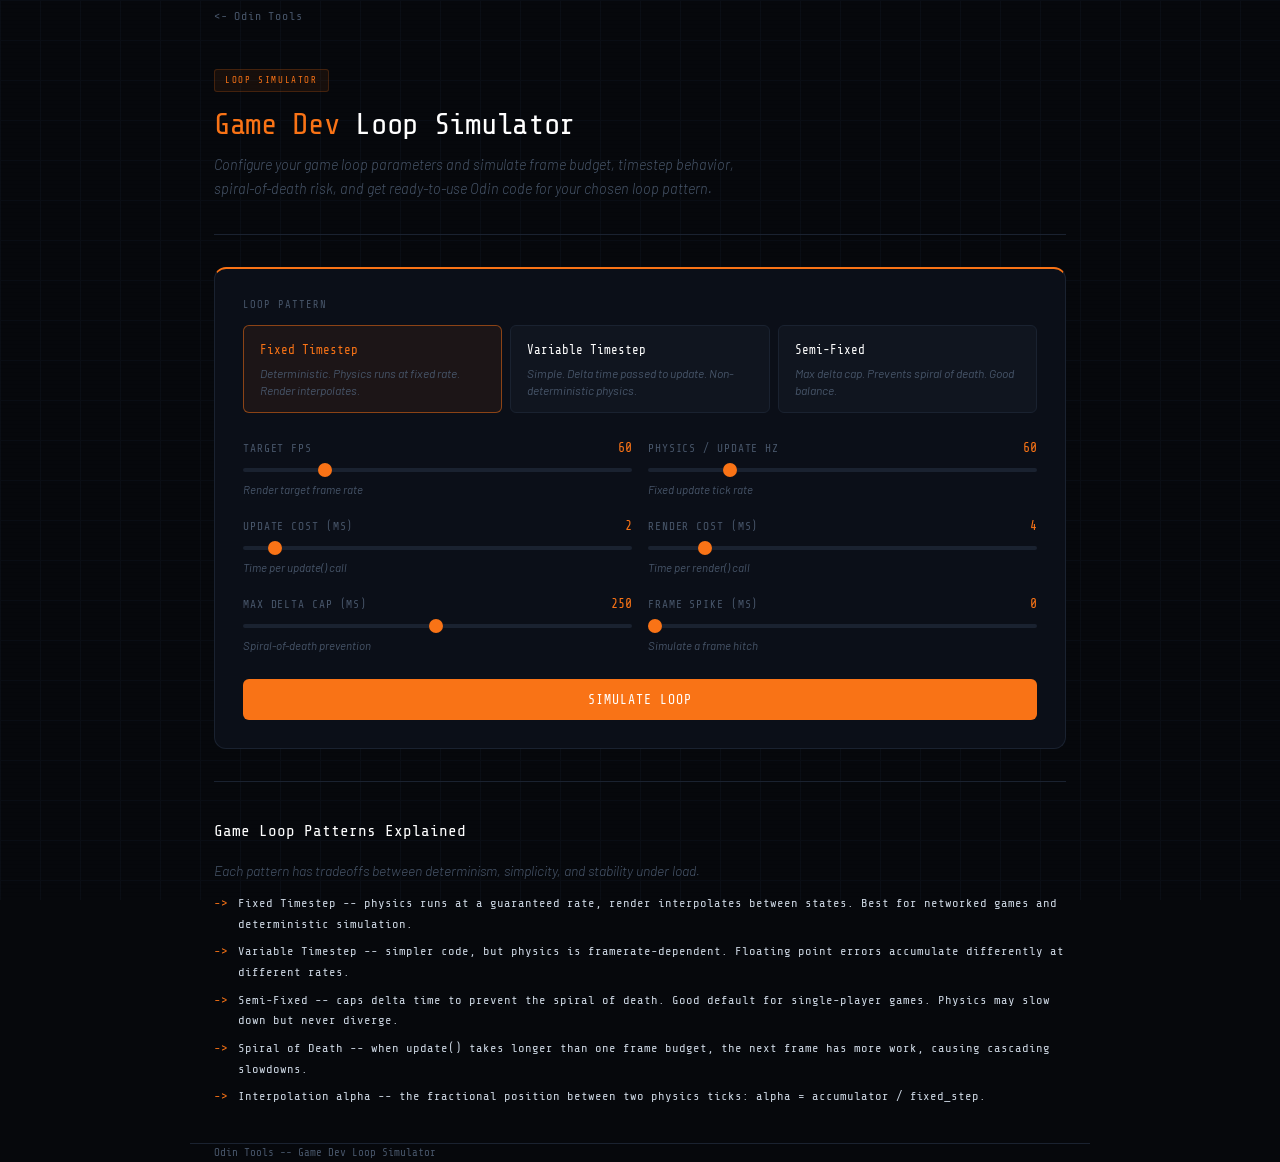
<file: odin-game-dev-loop-simulator/index.html>
<!DOCTYPE html>

<html lang="en">
<head>
<meta charset="UTF-8">
<meta name="viewport" content="width=device-width, initial-scale=1.0">
<title>Odin Game Dev Loop Simulator – Fixed Timestep, Frame Budget & Loop Analysis</title>
<meta name="description" content="Simulate and analyze Odin game loop patterns. Configure fixed timestep, variable timestep, and interpolated rendering. Visualize frame budget, detect spiral of death, and get Odin code output.">

<link rel="preconnect" href="https://fonts.googleapis.com">
<link rel="preconnect" href="https://fonts.gstatic.com" crossorigin>
<link href="https://fonts.googleapis.com/css2?family=Share+Tech+Mono&family=Barlow:ital,wght@0,300;0,400;0,500;0,600;1,300&display=swap" rel="stylesheet">

<style>
:root {
    --bg:        #06080c;
    --surface:   #0b0f18;
    --surface-2: #10151f;
    --border:    #1a2230;
    --accent:    #f97316;
    --accent-2:  #fb923c;
    --accent-dim: rgba(249,115,22,.07);
    --green:     #22c55e;
    --green-dim: rgba(34,197,94,.08);
    --yellow:    #fbbf24;
    --yellow-dim: rgba(251,191,36,.07);
    --red:       #ef4444;
    --red-dim:   rgba(239,68,68,.07);
    --blue:      #38bdf8;
    --blue-dim:  rgba(56,189,248,.07);
    --text:      #cbd5e1;
    --muted:     #475569;

    --font-display: "Barlow", sans-serif;
    --font-mono:    "Share Tech Mono", monospace;
    --radius:    6px;
    --radius-lg: 12px;
    --transition: 200ms cubic-bezier(.4,0,.2,1);
}

*, *::before, *::after { box-sizing: border-box; margin: 0; padding: 0; }
html { scroll-behavior: smooth; }

body {
    background: var(--bg);
    color: var(--text);
    font-family: var(--font-display);
    font-size: 16px;
    line-height: 1.7;
    min-height: 100vh;
    display: flex;
    flex-direction: column;
    overflow-x: hidden;
}

body::before {
    content: "";
    position: fixed; inset: 0;
    background: repeating-linear-gradient(0deg, transparent, transparent 3px, rgba(0,0,0,.07) 3px, rgba(0,0,0,.07) 4px);
    pointer-events: none; z-index: 0;
}

body::after {
    content: "";
    position: fixed; inset: 0;
    background-image: linear-gradient(var(--border) 1px, transparent 1px), linear-gradient(90deg, var(--border) 1px, transparent 1px);
    background-size: 40px 40px;
    opacity: .25;
    pointer-events: none; z-index: 0;
}

.wrapper {
    position: relative; z-index: 1;
    max-width: 900px;
    margin: 0 auto;
    padding: 0 24px;
    width: 100%;
    flex: 1;
}

nav {
    position: relative; z-index: 2;
    padding: 18px 24px;
    max-width: 900px;
    margin: 0 auto;
    width: 100%;
}

nav a {
    font-family: var(--font-mono);
    font-size: .72rem;
    letter-spacing: .08em;
    color: var(--muted);
    text-decoration: none;
    display: inline-flex;
    align-items: center;
    gap: 6px;
    transition: color var(--transition);
}

nav a:hover { color: var(--accent); }
nav a::before { content: "<-"; }

header {
    padding: 36px 0 32px;
    border-bottom: 1px solid var(--border);
    animation: fadeUp .5s ease both;
}

.header-chip {
    font-family: var(--font-mono);
    font-size: 9px;
    letter-spacing: .18em;
    text-transform: uppercase;
    color: var(--accent);
    background: var(--accent-dim);
    border: 1px solid rgba(249,115,22,.2);
    border-radius: 3px;
    padding: 3px 10px;
    display: inline-block;
    margin-bottom: 14px;
}

header h1 {
    font-family: var(--font-mono);
    font-size: clamp(1.2rem, 3vw, 1.9rem);
    font-weight: 400;
    color: #fff;
    letter-spacing: -.01em;
    line-height: 1.2;
    margin-bottom: 10px;
}

header h1 .acc { color: var(--accent); }
header p { font-size: .9rem; color: var(--muted); font-style: italic; font-weight: 300; max-width: 520px; }

/* TOOL CARD */
.tool-card {
    background: var(--surface);
    border: 1px solid var(--border);
    border-top: 2px solid var(--accent);
    border-radius: var(--radius-lg);
    padding: 28px;
    margin: 32px 0;
    animation: fadeUp .5s .08s ease both;
}

/* LOOP MODE SELECTOR */
.mode-grid {
    display: grid;
    grid-template-columns: repeat(3, 1fr);
    gap: 8px;
    margin-bottom: 24px;
}

.mode-card {
    background: var(--surface-2);
    border: 1px solid var(--border);
    border-radius: var(--radius);
    padding: 14px 16px;
    cursor: pointer;
    transition: border-color var(--transition), background var(--transition);
    user-select: none;
}

.mode-card.selected {
    border-color: rgba(249,115,22,.5);
    background: var(--accent-dim);
}

.mode-card:hover:not(.selected) { border-color: var(--border); background: var(--surface-2); opacity: .85; }

.mode-name {
    font-family: var(--font-mono);
    font-size: .78rem;
    color: #fff;
    margin-bottom: 4px;
}

.mode-card.selected .mode-name { color: var(--accent); }

.mode-desc {
    font-size: .75rem;
    color: var(--muted);
    font-style: italic;
    line-height: 1.4;
}

/* SLIDERS */
.params-grid {
    display: grid;
    grid-template-columns: 1fr 1fr;
    gap: 16px;
    margin-bottom: 24px;
}

.param-group {
    display: flex;
    flex-direction: column;
    gap: 8px;
}

.param-header {
    display: flex;
    justify-content: space-between;
    align-items: center;
}

.param-label {
    font-family: var(--font-mono);
    font-size: .7rem;
    letter-spacing: .08em;
    text-transform: uppercase;
    color: var(--muted);
}

.param-value {
    font-family: var(--font-mono);
    font-size: .82rem;
    color: var(--accent);
    font-weight: 500;
}

input[type="range"] {
    width: 100%;
    height: 4px;
    -webkit-appearance: none;
    appearance: none;
    background: var(--border);
    border-radius: 2px;
    outline: none;
    cursor: pointer;
}

input[type="range"]::-webkit-slider-thumb {
    -webkit-appearance: none;
    width: 14px; height: 14px;
    border-radius: 50%;
    background: var(--accent);
    cursor: pointer;
    transition: transform var(--transition);
}

input[type="range"]::-webkit-slider-thumb:hover { transform: scale(1.2); }
input[type="range"]::-moz-range-thumb {
    width: 14px; height: 14px;
    border-radius: 50%;
    background: var(--accent);
    border: none;
    cursor: pointer;
}

.param-hint { font-size: .72rem; color: var(--muted); font-style: italic; }

/* BUTTON */
.btn-run {
    width: 100%;
    background: var(--accent);
    color: #fff;
    border: none;
    border-radius: var(--radius);
    padding: 13px 24px;
    font-family: var(--font-mono);
    font-size: .82rem;
    letter-spacing: .08em;
    text-transform: uppercase;
    cursor: pointer;
    transition: background var(--transition), transform var(--transition), box-shadow var(--transition);
}

.btn-run:hover {
    background: var(--accent-2);
    transform: translateY(-1px);
    box-shadow: 0 6px 20px rgba(249,115,22,.3);
}

.btn-run:active { transform: translateY(0); }

/* RESULTS */
#result { margin-top: 24px; display: none; animation: fadeUp .35s ease both; }
#result.visible { display: block; }
.divider { height: 1px; background: var(--border); margin: 20px 0; }

/* METRICS GRID */
.metrics-grid {
    display: grid;
    grid-template-columns: repeat(auto-fill, minmax(130px, 1fr));
    gap: 8px;
    margin-bottom: 20px;
}

.metric-card {
    background: var(--surface-2);
    border: 1px solid var(--border);
    border-radius: var(--radius);
    padding: 12px 14px;
    display: flex;
    flex-direction: column;
    gap: 3px;
}

.metric-card.mc-good   { border-left: 3px solid var(--green); }
.metric-card.mc-warn   { border-left: 3px solid var(--yellow); }
.metric-card.mc-danger { border-left: 3px solid var(--red); }
.metric-card.mc-info   { border-left: 3px solid var(--blue); }

.m-label { font-family: var(--font-mono); font-size: .6rem; letter-spacing: .08em; text-transform: uppercase; color: var(--muted); }
.m-value { font-family: var(--font-mono); font-size: 1.35rem; color: #fff; line-height: 1.1; }
.m-sub   { font-size: .68rem; color: var(--muted); font-style: italic; }

/* FRAME BUDGET BAR */
.budget-section { margin-bottom: 20px; }

.budget-title {
    font-family: var(--font-mono);
    font-size: .65rem;
    letter-spacing: .1em;
    text-transform: uppercase;
    color: var(--muted);
    margin-bottom: 10px;
}

.budget-bar-wrap {
    position: relative;
    height: 28px;
    background: var(--surface-2);
    border: 1px solid var(--border);
    border-radius: var(--radius);
    overflow: hidden;
    margin-bottom: 8px;
}

.budget-segment {
    position: absolute;
    top: 0; bottom: 0;
    display: flex;
    align-items: center;
    justify-content: center;
    font-family: var(--font-mono);
    font-size: .62rem;
    color: rgba(0,0,0,.8);
    transition: width .5s cubic-bezier(.4,0,.2,1);
}

.seg-update  { background: var(--green);  left: 0; }
.seg-render  { background: var(--blue); }
.seg-physics { background: var(--yellow); }
.seg-free    { background: var(--surface-2); border-left: 1px dashed var(--border); color: var(--muted); font-size: .55rem; }

.budget-legend {
    display: flex;
    gap: 14px;
    flex-wrap: wrap;
}

.legend-item {
    display: flex;
    align-items: center;
    gap: 6px;
    font-family: var(--font-mono);
    font-size: .65rem;
    color: var(--muted);
}

.legend-dot {
    width: 8px; height: 8px;
    border-radius: 2px;
    flex-shrink: 0;
}

/* WARNINGS */
.warnings-list { display: flex; flex-direction: column; gap: 8px; margin-bottom: 20px; }

.warning-item {
    display: flex;
    gap: 10px;
    align-items: flex-start;
    background: var(--surface-2);
    border: 1px solid var(--border);
    border-radius: var(--radius);
    padding: 11px 14px;
    font-size: .845rem;
}

.warning-item.w-high   { border-left: 3px solid var(--red); }
.warning-item.w-medium { border-left: 3px solid var(--yellow); }
.warning-item.w-info   { border-left: 3px solid var(--blue); }

.w-icon { flex-shrink: 0; font-family: var(--font-mono); font-size: .75rem; margin-top: 2px; }
.w-icon.high   { color: var(--red); }
.w-icon.medium { color: var(--yellow); }
.w-icon.info   { color: var(--blue); }

.w-body { flex: 1; }
.w-title { font-family: var(--font-mono); font-size: .8rem; color: var(--text); margin-bottom: 3px; }
.w-desc  { font-size: .8rem; color: var(--muted); font-weight: 300; font-style: italic; line-height: 1.5; }

/* CODE OUTPUT */
.code-section { margin-top: 4px; }

.code-title {
    font-family: var(--font-mono);
    font-size: .65rem;
    letter-spacing: .1em;
    text-transform: uppercase;
    color: var(--muted);
    margin-bottom: 8px;
    display: flex;
    justify-content: space-between;
    align-items: center;
}

.btn-copy {
    font-family: var(--font-mono);
    font-size: .62rem;
    color: var(--muted);
    background: var(--surface);
    border: 1px solid var(--border);
    border-radius: 3px;
    padding: 3px 10px;
    cursor: pointer;
    transition: color var(--transition), border-color var(--transition);
}

.btn-copy:hover { color: var(--green); border-color: rgba(34,197,94,.3); }

.code-block {
    background: var(--surface-2);
    border: 1px solid var(--border);
    border-radius: var(--radius);
    padding: 16px 18px;
    font-family: var(--font-mono);
    font-size: .78rem;
    line-height: 1.65;
    color: var(--text);
    white-space: pre;
    overflow-x: auto;
}

.ck  { color: var(--accent-2); }   /* keyword */
.ct  { color: var(--green); }      /* type */
.cc  { color: #4b5563; font-style: italic; } /* comment */
.cn  { color: var(--yellow); }     /* number */
.cs  { color: var(--blue); }       /* string/ident */

/* INFO */
.info-section {
    padding: 36px 0;
    border-top: 1px solid var(--border);
    animation: fadeUp .5s .15s ease both;
}

.info-section h2 { font-family: var(--font-mono); font-size: 1rem; font-weight: 400; color: #fff; margin-bottom: 14px; }
.info-section p  { font-size: .875rem; color: var(--muted); font-weight: 300; font-style: italic; margin-bottom: 10px; max-width: 580px; }
.info-section ul { list-style: none; display: flex; flex-direction: column; gap: 7px; margin-top: 4px; }
.info-section ul li { display: flex; gap: 10px; font-family: var(--font-mono); font-size: .76rem; color: var(--text); }
.info-section ul li::before { content: "->"; color: var(--accent); flex-shrink: 0; }

footer {
    position: relative; z-index: 1;
    border-top: 1px solid var(--border);
    padding: 24px;
    max-width: 900px;
    margin: 0 auto;
    width: 100%;
}

footer p { font-family: var(--font-mono); font-size: .68rem; color: var(--muted); }

@keyframes fadeUp {
    from { opacity: 0; transform: translateY(12px); }
    to   { opacity: 1; transform: translateY(0); }
}

@media (max-width: 560px) {
    .tool-card { padding: 18px; }
    .mode-grid { grid-template-columns: 1fr; }
    .params-grid { grid-template-columns: 1fr; }
    .metrics-grid { grid-template-columns: 1fr 1fr; }
}
</style>

</head>
<body>

<nav class="wrapper">
    <a href="/odin-tools/">Odin Tools</a>
</nav>

<div class="wrapper">

<header>
    <div class="header-chip">Loop Simulator</div>
    <h1><span class="acc">Game Dev</span> Loop Simulator</h1>
    <p>Configure your game loop parameters and simulate frame budget, timestep behavior, spiral-of-death risk, and get ready-to-use Odin code for your chosen loop pattern.</p>
</header>

<div class="tool-card">

<!-- LOOP MODE -->
<div style="font-family:var(--font-mono);font-size:.65rem;letter-spacing:.1em;text-transform:uppercase;color:var(--muted);margin-bottom:10px">Loop Pattern</div>
<div class="mode-grid">
    <div class="mode-card selected" data-mode="fixed" onclick="selectMode(this)">
        <div class="mode-name">Fixed Timestep</div>
        <div class="mode-desc">Deterministic. Physics runs at fixed rate. Render interpolates.</div>
    </div>
    <div class="mode-card" data-mode="variable" onclick="selectMode(this)">
        <div class="mode-name">Variable Timestep</div>
        <div class="mode-desc">Simple. Delta time passed to update. Non-deterministic physics.</div>
    </div>
    <div class="mode-card" data-mode="semi" onclick="selectMode(this)">
        <div class="mode-name">Semi-Fixed</div>
        <div class="mode-desc">Max delta cap. Prevents spiral of death. Good balance.</div>
    </div>
</div>

<!-- PARAMS -->
<div class="params-grid">

    <div class="param-group">
        <div class="param-header">
            <span class="param-label">Target FPS</span>
            <span class="param-value" id="val_fps">60</span>
        </div>
        <input type="range" id="sl_fps" min="15" max="240" value="60" step="1" oninput="updateVal('sl_fps','val_fps','fps')">
        <span class="param-hint">Render target frame rate</span>
    </div>

    <div class="param-group">
        <div class="param-header">
            <span class="param-label">Physics / Update Hz</span>
            <span class="param-value" id="val_hz">60</span>
        </div>
        <input type="range" id="sl_hz" min="15" max="240" value="60" step="1" oninput="updateVal('sl_hz','val_hz','hz')">
        <span class="param-hint">Fixed update tick rate</span>
    </div>

    <div class="param-group">
        <div class="param-header">
            <span class="param-label">Update cost (ms)</span>
            <span class="param-value" id="val_update">2</span>
        </div>
        <input type="range" id="sl_update" min="0" max="30" value="2" step="0.5" oninput="updateVal('sl_update','val_update','ms')">
        <span class="param-hint">Time per update() call</span>
    </div>

    <div class="param-group">
        <div class="param-header">
            <span class="param-label">Render cost (ms)</span>
            <span class="param-value" id="val_render">4</span>
        </div>
        <input type="range" id="sl_render" min="0" max="30" value="4" step="0.5" oninput="updateVal('sl_render','val_render','ms')">
        <span class="param-hint">Time per render() call</span>
    </div>

    <div class="param-group">
        <div class="param-header">
            <span class="param-label">Max delta cap (ms)</span>
            <span class="param-value" id="val_cap">250</span>
        </div>
        <input type="range" id="sl_cap" min="16" max="500" value="250" step="16" oninput="updateVal('sl_cap','val_cap','ms')">
        <span class="param-hint">Spiral-of-death prevention</span>
    </div>

    <div class="param-group">
        <div class="param-header">
            <span class="param-label">Frame spike (ms)</span>
            <span class="param-value" id="val_spike">0</span>
        </div>
        <input type="range" id="sl_spike" min="0" max="200" value="0" step="10" oninput="updateVal('sl_spike','val_spike','ms')">
        <span class="param-hint">Simulate a frame hitch</span>
    </div>

</div>

<button class="btn-run" onclick="simulate()">Simulate Loop</button>

<div id="result"></div>

</div>

<div class="info-section">
    <h2>Game Loop Patterns Explained</h2>
    <p>Each pattern has tradeoffs between determinism, simplicity, and stability under load.</p>
    <ul>
        <li>Fixed Timestep -- physics runs at a guaranteed rate, render interpolates between states. Best for networked games and deterministic simulation.</li>
        <li>Variable Timestep -- simpler code, but physics is framerate-dependent. Floating point errors accumulate differently at different rates.</li>
        <li>Semi-Fixed -- caps delta time to prevent the spiral of death. Good default for single-player games. Physics may slow down but never diverge.</li>
        <li>Spiral of Death -- when update() takes longer than one frame budget, the next frame has more work, causing cascading slowdowns.</li>
        <li>Interpolation alpha -- the fractional position between two physics ticks: alpha = accumulator / fixed_step.</li>
    </ul>
</div>

</div>

<footer class="wrapper">
    <p>Odin Tools -- Game Dev Loop Simulator</p>
</footer>

<script>
var selectedMode = "fixed";

function selectMode(el) {
    document.querySelectorAll(".mode-card").forEach(function(c) { c.classList.remove("selected"); });
    el.classList.add("selected");
    selectedMode = el.dataset.mode;
}

function updateVal(sliderId, labelId, unit) {
    var v = document.getElementById(sliderId).value;
    var display = parseFloat(v) % 1 === 0 ? v : parseFloat(v).toFixed(1);
    document.getElementById(labelId).textContent = display;
}

function fmt(n, dec) {
    dec = dec || 2;
    return parseFloat(n.toFixed(dec));
}

function simulate() {
    var fps    = parseInt(document.getElementById("sl_fps").value, 10);
    var hz     = parseInt(document.getElementById("sl_hz").value, 10);
    var update = parseFloat(document.getElementById("sl_update").value);
    var render = parseFloat(document.getElementById("sl_render").value);
    var cap    = parseFloat(document.getElementById("sl_cap").value);
    var spike  = parseFloat(document.getElementById("sl_spike").value);
    var mode   = selectedMode;

    // Frame budget
    var frameBudget   = 1000 / fps;
    var fixedStep     = 1000 / hz;
    var updatesPerFrame = mode === "fixed" ? Math.ceil(frameBudget / fixedStep) : 1;
    var totalUpdateCost = update * updatesPerFrame;
    var totalFrameCost  = totalUpdateCost + render;
    var freeBudget      = frameBudget - totalFrameCost;
    var utilization     = (totalFrameCost / frameBudget) * 100;

    // Spike simulation
    var spikeCost     = spike > 0 ? (totalFrameCost + spike) : totalFrameCost;
    var spikeBudget   = frameBudget;
    var spikeOverflow = Math.max(0, spikeCost - spikeBudget);

    // Spiral of death risk
    var spiralRisk = "none";
    if (mode === "fixed") {
        if (totalFrameCost > frameBudget) { spiralRisk = "high"; }
        else if (totalFrameCost > frameBudget * 0.8) { spiralRisk = "medium"; }
        else { spiralRisk = "low"; }
    } else if (mode === "variable") {
        spiralRisk = totalFrameCost > frameBudget ? "high" : "low";
    } else {
        spiralRisk = spikeOverflow > cap ? "medium" : "low";
    }

    // Actual achievable FPS
    var actualFPS = Math.min(fps, Math.floor(1000 / Math.max(totalFrameCost, 0.1)));
    var spikeActualFPS = spike > 0 ? Math.floor(1000 / Math.max(spikeCost, 0.1)) : actualFPS;

    // Metrics
    var budgetCls = freeBudget > 4 ? "mc-good" : freeBudget > 0 ? "mc-warn" : "mc-danger";
    var fpsCls    = actualFPS >= fps ? "mc-good" : actualFPS >= fps * 0.8 ? "mc-warn" : "mc-danger";
    var spiralCls = spiralRisk === "low" ? "mc-good" : spiralRisk === "medium" ? "mc-warn" : "mc-danger";

    var metricsHTML =
        "<div class=\"metrics-grid\">" +
            "<div class=\"metric-card mc-info\"><span class=\"m-label\">Frame budget</span><span class=\"m-value\">" + fmt(frameBudget) + "</span><span class=\"m-sub\">ms at " + fps + " fps</span></div>" +
            "<div class=\"metric-card mc-info\"><span class=\"m-label\">Fixed step</span><span class=\"m-value\">" + fmt(fixedStep) + "</span><span class=\"m-sub\">ms at " + hz + " hz</span></div>" +
            "<div class=\"metric-card " + budgetCls + "\"><span class=\"m-label\">Free budget</span><span class=\"m-value\">" + fmt(freeBudget) + "</span><span class=\"m-sub\">ms per frame</span></div>" +
            "<div class=\"metric-card " + fpsCls + "\"><span class=\"m-label\">Achievable FPS</span><span class=\"m-value\">" + actualFPS + "</span><span class=\"m-sub\">" + (actualFPS >= fps ? "on target" : "below target") + "</span></div>" +
            "<div class=\"metric-card mc-info\"><span class=\"m-label\">Updates/frame</span><span class=\"m-value\">" + updatesPerFrame + "</span><span class=\"m-sub\">ticks per render</span></div>" +
            "<div class=\"metric-card " + spiralCls + "\"><span class=\"m-label\">Spiral risk</span><span class=\"m-value\">" + spiralRisk + "</span><span class=\"m-sub\">" + (spiralRisk === "low" ? "stable" : "check config") + "</span></div>" +
        "</div>";

    // Frame budget visualization
    var updatePct  = Math.min((totalUpdateCost / frameBudget) * 100, 100);
    var renderPct  = Math.min((render / frameBudget) * 100, Math.max(0, 100 - updatePct));
    var freePct    = Math.max(0, 100 - updatePct - renderPct);
    var renderLeft = updatePct;

    var budgetHTML =
        "<div class=\"budget-section\">" +
            "<div class=\"budget-title\">Frame Budget Breakdown (" + fmt(frameBudget) + " ms)</div>" +
            "<div class=\"budget-bar-wrap\">" +
                "<div class=\"budget-segment seg-update\" style=\"width:" + updatePct + "%\">" + (updatePct > 8 ? fmt(totalUpdateCost) + "ms" : "") + "</div>" +
                "<div class=\"budget-segment seg-render\" style=\"left:" + renderLeft + "%;width:" + renderPct + "%\">" + (renderPct > 8 ? fmt(render) + "ms" : "") + "</div>" +
                "<div class=\"budget-segment seg-free\" style=\"left:" + (updatePct + renderPct) + "%;width:" + freePct + "%\">" + (freePct > 6 ? fmt(freeBudget, 1) + "ms free" : "") + "</div>" +
            "</div>" +
            "<div class=\"budget-legend\">" +
                "<div class=\"legend-item\"><div class=\"legend-dot\" style=\"background:var(--green)\"></div> Update (" + fmt(totalUpdateCost) + "ms)</div>" +
                "<div class=\"legend-item\"><div class=\"legend-dot\" style=\"background:var(--blue)\"></div> Render (" + fmt(render) + "ms)</div>" +
                "<div class=\"legend-item\"><div class=\"legend-dot\" style=\"background:var(--surface-2);border:1px solid var(--border)\"></div> Free (" + fmt(freeBudget) + "ms)</div>" +
                (spike > 0 ? "<div class=\"legend-item\"><div class=\"legend-dot\" style=\"background:var(--red)\"></div> Spike: FPS drops to " + spikeActualFPS + "</div>" : "") +
            "</div>" +
        "</div>";

    // Warnings
    var warnings = [];

    if (freeBudget < 0) {
        warnings.push({ cls: "w-high", icon: "high", title: "Frame budget exceeded by " + fmt(-freeBudget) + "ms", desc: "Your update + render cost exceeds one frame budget. The game will run slower than " + fps + " FPS. Reduce update cost, render cost, or lower target FPS." });
    }

    if (mode === "fixed" && updatesPerFrame > 3) {
        warnings.push({ cls: "w-high", icon: "high", title: "Too many updates per frame (" + updatesPerFrame + ")", desc: "With " + hz + " Hz physics and " + fps + " FPS render, each frame runs " + updatesPerFrame + " update ticks. At " + update + "ms per tick, that is " + fmt(totalUpdateCost) + "ms just for physics." });
    }

    if (spiralRisk === "high" && mode === "fixed") {
        warnings.push({ cls: "w-high", icon: "high", title: "Spiral of Death Risk", desc: "When a frame takes longer than the budget, the accumulator grows. More update ticks fire next frame, making it even slower. Spiral of death leads to infinite slowdown. Add a delta cap." });
    }

    if (mode === "variable") {
        warnings.push({ cls: "w-medium", icon: "medium", title: "Variable Timestep: Physics Not Deterministic", desc: "With variable dt, physics results differ at 30 FPS vs 144 FPS. High delta times can cause tunneling in collision detection. Not suitable for networked games." });
    }

    if (spike > 0 && spikeOverflow > 0) {
        warnings.push({ cls: "w-high", icon: "high", title: "Frame spike causes " + fmt(spikeOverflow) + "ms overflow", desc: "A " + spike + "ms spike (e.g. asset load, GC) overflows the " + fmt(frameBudget) + "ms budget. " + (mode === "semi" ? "Semi-fixed cap of " + cap + "ms will prevent spiral." : "Consider a delta cap to prevent cascade slowdown.") });
    }

    if (fps !== hz && mode === "fixed") {
        warnings.push({ cls: "w-medium", icon: "medium", title: "FPS and update rate mismatch (" + fps + " vs " + hz + " Hz)", desc: "Render and physics run at different rates. This is intentional -- use the interpolation alpha for smooth rendering. alpha = accumulator / fixed_step." });
    }

    if (utilization < 50 && freeBudget > 0) {
        warnings.push({ cls: "w-info", icon: "info", title: "Frame budget only " + fmt(utilization) + "% utilized", desc: "You have " + fmt(freeBudget) + "ms of free budget per frame. You can increase simulation quality, add more systems, or lower hardware requirements." });
    }

    var warningsHTML = "";
    if (warnings.length > 0) {
        warningsHTML = "<div class=\"warnings-list\">" +
            warnings.map(function(w) {
                return "<div class=\"warning-item " + w.cls + "\">" +
                    "<span class=\"w-icon " + w.icon + "\">[" + w.icon.substring(0,1).toUpperCase() + "]</span>" +
                    "<div class=\"w-body\"><div class=\"w-title\">" + w.title + "</div><div class=\"w-desc\">" + w.desc + "</div></div>" +
                "</div>";
            }).join("") +
        "</div>";
    }

    // Code generation
    var code = generateCode(mode, fps, hz, cap, fixedStep);

    var codeHTML =
        "<div class=\"code-section\">" +
            "<div class=\"code-title\">Generated Odin Code <button class=\"btn-copy\" onclick=\"copyCode()\">Copy</button></div>" +
            "<div class=\"code-block\" id=\"codeBlock\">" + code + "</div>" +
        "</div>";

    var resultEl = document.getElementById("result");
    resultEl.innerHTML =
        "<div class=\"divider\"></div>" +
        metricsHTML +
        "<div class=\"divider\"></div>" +
        budgetHTML +
        "<div class=\"divider\"></div>" +
        (warningsHTML || "") +
        (warningsHTML ? "<div class=\"divider\"></div>" : "") +
        codeHTML;

    resultEl.classList.add("visible");
    resultEl.scrollIntoView({ behavior: "smooth", block: "nearest" });
}

function generateCode(mode, fps, hz, cap, fixedStep) {
    if (mode === "fixed") {
        return [
            "package main",
            "",
            "import \"core:time\"",
            "",
            "FIXED_STEP    :: " + (1.0 / hz).toFixed(6) + "  // " + hz + " Hz physics",
            "MAX_DELTA     :: 0.25        // spiral-of-death cap (250ms)",
            "TARGET_FPS    :: " + fps,
            "",
            "game_loop :: proc() {",
            "    accumulator: f64",
            "    prev_time := time.now()",
            "",
            "    for !should_quit() {",
            "        now       := time.now()",
            "        delta     := time.duration_seconds(time.diff(prev_time, now))",
            "        prev_time  = now",
            "",
            "        // Cap to prevent spiral of death",
            "        if delta > MAX_DELTA { delta = MAX_DELTA }",
            "",
            "        accumulator += delta",
            "",
            "        // Fixed timestep update",
            "        for accumulator >= FIXED_STEP {",
            "            update(FIXED_STEP)",
            "            accumulator -= FIXED_STEP",
            "        }",
            "",
            "        // Interpolation alpha for smooth rendering",
            "        alpha := accumulator / FIXED_STEP",
            "        render(alpha)",
            "    }",
            "}",
        ].join("\n");
    }

    if (mode === "variable") {
        return [
            "package main",
            "",
            "import \"core:time\"",
            "",
            "game_loop :: proc() {",
            "    prev_time := time.now()",
            "",
            "    for !should_quit() {",
            "        now       := time.now()",
            "        delta     := time.duration_seconds(time.diff(prev_time, now))",
            "        prev_time  = now",
            "",
            "        // Variable timestep -- physics depends on frame rate",
            "        // NOTE: not deterministic, avoid for networked games",
            "        update(delta)",
            "        render(1.0)  // no interpolation needed",
            "    }",
            "}",
        ].join("\n");
    }

    // semi-fixed
    return [
        "package main",
        "",
        "import \"core:time\"",
        "",
        "FIXED_STEP :: " + (1.0 / hz).toFixed(6) + "  // " + hz + " Hz physics",
        "MAX_DELTA  :: " + (cap / 1000).toFixed(3) + "        // " + cap + "ms cap",
        "",
        "game_loop :: proc() {",
        "    accumulator: f64",
        "    prev_time := time.now()",
        "",
        "    for !should_quit() {",
        "        now       := time.now()",
        "        delta     := time.duration_seconds(time.diff(prev_time, now))",
        "        prev_time  = now",
        "",
        "        // Semi-fixed: cap delta, allow variable step size",
        "        if delta > MAX_DELTA { delta = MAX_DELTA }",
        "",
        "        accumulator += delta",
        "",
        "        for accumulator >= FIXED_STEP {",
        "            update(FIXED_STEP)",
        "            accumulator -= FIXED_STEP",
        "        }",
        "",
        "        // Render with remaining fraction",
        "        alpha := accumulator / FIXED_STEP",
        "        render(alpha)",
        "    }",
        "}",
    ].join("\n");
}

function copyCode() {
    var el  = document.getElementById("codeBlock");
    var txt = el ? (el.innerText || el.textContent) : "";
    if (!txt) { return; }
    navigator.clipboard.writeText(txt)
        .then(function() {
            var btn = document.querySelector(".btn-copy");
            if (btn) { btn.textContent = "Copied!"; setTimeout(function() { btn.textContent = "Copy"; }, 1800); }
        })
        .catch(function() {});
}
</script>

</body>
</html>
</file>
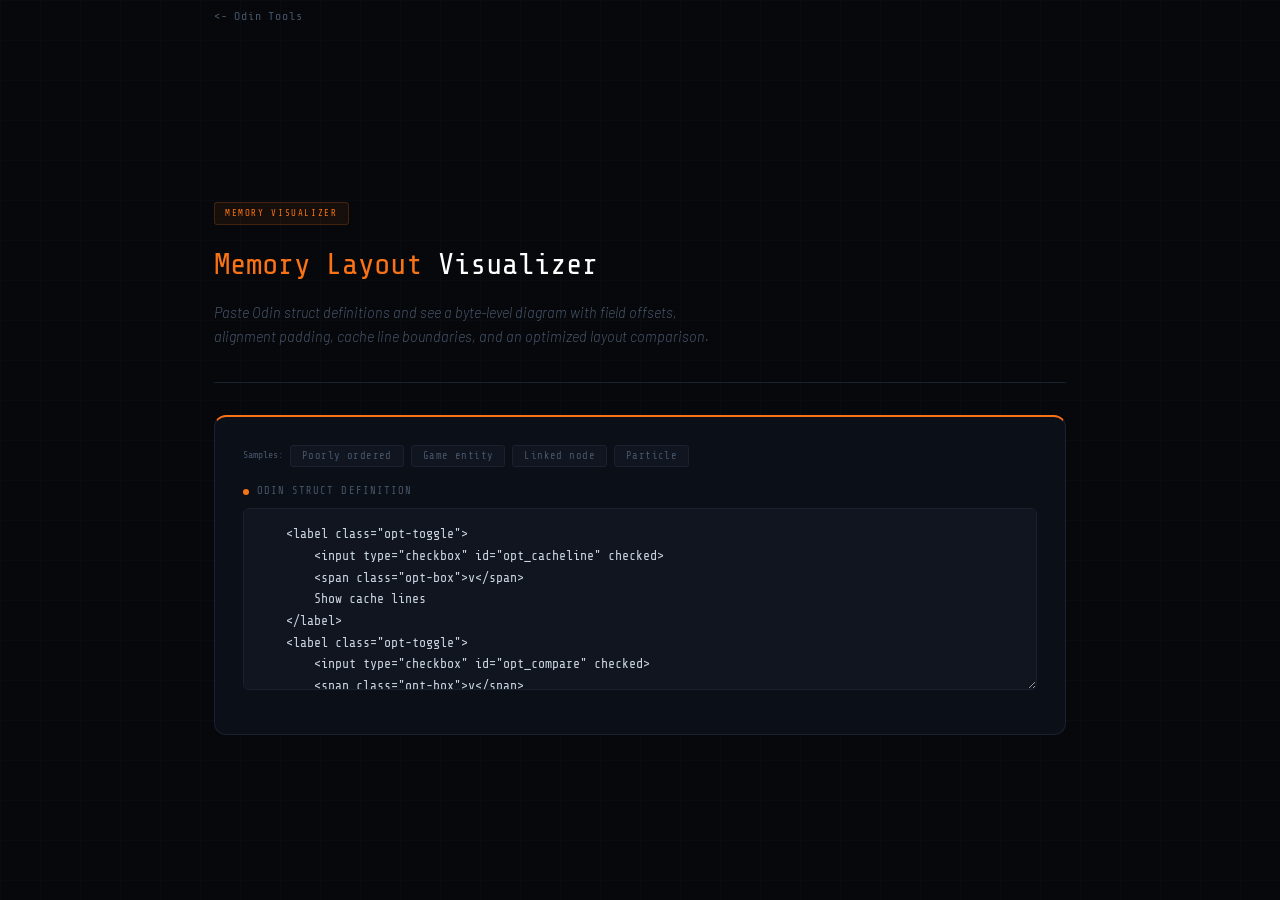
<file: odin-memory-layout-visualizer/index.html>
<!DOCTYPE html>

<html lang="en">
<head>
<meta charset="UTF-8">
<meta name="viewport" content="width=device-width, initial-scale=1.0">
<title>Odin Memory Layout Visualizer – Struct Byte Diagram, Offsets & Alignment</title>
<meta name="description" content="Visualize Odin struct memory layout at the byte level. See field offsets, alignment padding, cache line boundaries, and compare default vs packed vs reordered layouts side by side.">

<link rel="preconnect" href="https://fonts.googleapis.com">
<link rel="preconnect" href="https://fonts.gstatic.com" crossorigin>
<link href="https://fonts.googleapis.com/css2?family=Share+Tech+Mono&family=Barlow:ital,wght@0,300;0,400;0,500;0,600;1,300&display=swap" rel="stylesheet">

<style>
:root {
    --bg:         #06080c;
    --surface:    #0b0f18;
    --surface-2:  #10151f;
    --border:     #1a2230;
    --accent:     #f97316;
    --accent-dim: rgba(249,115,22,.07);
    --text:       #cbd5e1;
    --muted:      #475569;

    /* field colors */
    --c0: #3b82f6;
    --c1: #22c55e;
    --c2: #f97316;
    --c3: #a855f7;
    --c4: #ec4899;
    --c5: #14b8a6;
    --c6: #f59e0b;
    --c7: #ef4444;
    --c8: #6366f1;
    --c9: #84cc16;
    --pad: #1e2335;

    --font-display: "Barlow", sans-serif;
    --font-mono:    "Share Tech Mono", monospace;
    --radius:    6px;
    --radius-lg: 12px;
    --transition: 200ms cubic-bezier(.4,0,.2,1);
}

*, *::before, *::after { box-sizing: border-box; margin: 0; padding: 0; }
html { scroll-behavior: smooth; }

body {
    background: var(--bg);
    color: var(--text);
    font-family: var(--font-display);
    font-size: 16px;
    line-height: 1.7;
    min-height: 100vh;
    display: flex;
    flex-direction: column;
    overflow-x: hidden;
}

body::before {
    content: "";
    position: fixed; inset: 0;
    background: repeating-linear-gradient(0deg, transparent, transparent 3px, rgba(0,0,0,.07) 3px, rgba(0,0,0,.07) 4px);
    pointer-events: none; z-index: 0;
}

body::after {
    content: "";
    position: fixed; inset: 0;
    background-image: linear-gradient(var(--border) 1px, transparent 1px), linear-gradient(90deg, var(--border) 1px, transparent 1px);
    background-size: 40px 40px;
    opacity: .22;
    pointer-events: none; z-index: 0;
}

.wrapper {
    position: relative; z-index: 1;
    max-width: 900px;
    margin: 0 auto;
    padding: 0 24px;
    width: 100%;
    flex: 1;
}

nav {
    position: relative; z-index: 2;
    padding: 18px 24px;
    max-width: 900px;
    margin: 0 auto;
    width: 100%;
}

nav a {
    font-family: var(--font-mono);
    font-size: .72rem;
    letter-spacing: .08em;
    color: var(--muted);
    text-decoration: none;
    display: inline-flex;
    align-items: center;
    gap: 6px;
    transition: color var(--transition);
}

nav a:hover { color: var(--accent); }
nav a::before { content: "<-"; }

header {
    padding: 36px 0 32px;
    border-bottom: 1px solid var(--border);
    animation: fadeUp .5s ease both;
}

.header-chip {
    font-family: var(--font-mono);
    font-size: 9px;
    letter-spacing: .18em;
    text-transform: uppercase;
    color: var(--accent);
    background: var(--accent-dim);
    border: 1px solid rgba(249,115,22,.2);
    border-radius: 3px;
    padding: 3px 10px;
    display: inline-block;
    margin-bottom: 14px;
}

header h1 {
    font-family: var(--font-mono);
    font-size: clamp(1.2rem, 3vw, 1.9rem);
    font-weight: 400;
    color: #fff;
    margin-bottom: 10px;
}

header h1 .acc { color: var(--accent); }
header p { font-size: .9rem; color: var(--muted); font-style: italic; font-weight: 300; max-width: 520px; }

.tool-card {
    background: var(--surface);
    border: 1px solid var(--border);
    border-top: 2px solid var(--accent);
    border-radius: var(--radius-lg);
    padding: 28px;
    margin: 32px 0;
    animation: fadeUp .5s .08s ease both;
}

/* editor */
.editor-label {
    font-family: var(--font-mono);
    font-size: .65rem;
    letter-spacing: .1em;
    text-transform: uppercase;
    color: var(--muted);
    margin-bottom: 8px;
    display: flex;
    align-items: center;
    gap: 8px;
}

.editor-label::before {
    content: "";
    width: 6px; height: 6px;
    border-radius: 50%;
    background: var(--accent);
}

.editor-wrap {
    border: 1px solid var(--border);
    border-radius: var(--radius);
    overflow: hidden;
    margin-bottom: 16px;
    transition: border-color var(--transition), box-shadow var(--transition);
}

.editor-wrap:focus-within {
    border-color: rgba(249,115,22,.4);
    box-shadow: 0 0 0 3px rgba(249,115,22,.08);
}

textarea {
    display: block;
    width: 100%;
    min-height: 180px;
    background: var(--surface-2);
    border: none;
    outline: none;
    padding: 14px;
    color: var(--text);
    font-family: var(--font-mono);
    font-size: .82rem;
    line-height: 1.65;
    resize: vertical;
    tab-size: 4;
}

textarea::placeholder { color: var(--muted); opacity: .45; }

/* samples */
.samples-row {
    display: flex;
    gap: 7px;
    flex-wrap: wrap;
    margin-bottom: 16px;
}

.sample-btn {
    font-family: var(--font-mono);
    font-size: .65rem;
    letter-spacing: .04em;
    color: var(--muted);
    background: var(--surface-2);
    border: 1px solid var(--border);
    border-radius: 3px;
    padding: 4px 11px;
    cursor: pointer;
    transition: color var(--transition), border-color var(--transition);
}

.sample-btn:hover { color: var(--accent); border-color: rgba(249,115,22,.3); }

/* options */
.options-row {
    display: flex;
    gap: 12px;
    flex-wrap: wrap;
    margin-bottom: 20px;
}

.opt-toggle {
    display: flex;
    align-items: center;
    gap: 7px;
    cursor: pointer;
    font-family: var(--font-mono);
    font-size: .7rem;
    letter-spacing: .04em;
    color: var(--muted);
    transition: color var(--transition);
    user-select: none;
}

.opt-toggle:hover { color: var(--text); }
.opt-toggle input[type="checkbox"] { display: none; }

.opt-box {
    width: 14px; height: 14px;
    border-radius: 3px;
    border: 1px solid var(--border);
    background: var(--surface-2);
    display: flex; align-items: center; justify-content: center;
    font-size: 9px; color: transparent;
    transition: all var(--transition);
    flex-shrink: 0;
}

.opt-toggle input:checked + .opt-box {
    background: var(--accent);
    border-color: var(--accent);
    color: #fff;
}

/* button */
.btn-run {
    width: 100%;
    background: var(--accent);
    color: #fff;
    border: none;
    border-radius: var(--radius);
    padding: 13px 24px;
    font-family: var(--font-mono);
    font-size: .82rem;
    letter-spacing: .08em;
    text-transform: uppercase;
    cursor: pointer;
    transition: background var(--transition), transform var(--transition), box-shadow var(--transition);
}

.btn-run:hover {
    background: #fb923c;
    transform: translateY(-1px);
    box-shadow: 0 6px 20px rgba(249,115,22,.3);
}

.btn-run:active { transform: translateY(0); }

/* result */
#result { margin-top: 24px; display: none; animation: fadeUp .35s ease both; }
#result.visible { display: block; }
.divider { height: 1px; background: var(--border); margin: 20px 0; }

/* metrics */
.metrics-row {
    display: grid;
    grid-template-columns: repeat(auto-fill, minmax(120px, 1fr));
    gap: 8px;
    margin-bottom: 20px;
}

.metric-card {
    background: var(--surface-2);
    border: 1px solid var(--border);
    border-radius: var(--radius);
    padding: 11px 13px;
    display: flex;
    flex-direction: column;
    gap: 2px;
}

.m-label { font-family: var(--font-mono); font-size: .58rem; letter-spacing: .08em; text-transform: uppercase; color: var(--muted); }
.m-value { font-family: var(--font-mono); font-size: 1.3rem; color: #fff; line-height: 1.1; }
.m-sub   { font-size: .66rem; color: var(--muted); font-style: italic; }

/* VIEW TABS */
.view-tabs {
    display: flex;
    gap: 0;
    border: 1px solid var(--border);
    border-radius: var(--radius);
    overflow: hidden;
    margin-bottom: 16px;
}

.view-tab {
    flex: 1;
    font-family: var(--font-mono);
    font-size: .7rem;
    letter-spacing: .06em;
    text-transform: uppercase;
    color: var(--muted);
    background: var(--surface-2);
    border: none;
    border-right: 1px solid var(--border);
    padding: 8px 12px;
    cursor: pointer;
    transition: color var(--transition), background var(--transition);
}

.view-tab:last-child { border-right: none; }
.view-tab.active { color: var(--accent); background: var(--accent-dim); }
.view-tab:hover:not(.active) { color: var(--text); }

/* ── BYTE DIAGRAM ── */
.diagram-wrap {
    margin-bottom: 20px;
}

.diagram-title {
    font-family: var(--font-mono);
    font-size: .62rem;
    letter-spacing: .1em;
    text-transform: uppercase;
    color: var(--muted);
    margin-bottom: 10px;
}

/* offset ruler */
.byte-ruler {
    display: flex;
    margin-bottom: 4px;
    overflow-x: auto;
}

.ruler-cell {
    min-width: 20px;
    flex: 1;
    font-family: var(--font-mono);
    font-size: .52rem;
    color: var(--muted);
    text-align: center;
    border-right: 1px solid transparent;
    user-select: none;
}

.ruler-cell.cl-mark {
    color: rgba(249,115,22,.7);
    border-right: 1px solid rgba(249,115,22,.3);
}

/* byte grid */
.byte-grid {
    display: flex;
    flex-wrap: wrap;
    border: 1px solid var(--border);
    border-radius: var(--radius);
    overflow: hidden;
    margin-bottom: 8px;
}

.byte-cell {
    min-width: 20px;
    height: 28px;
    flex: 1;
    display: flex;
    align-items: center;
    justify-content: center;
    font-family: var(--font-mono);
    font-size: .55rem;
    color: rgba(0,0,0,.75);
    border-right: 1px solid rgba(0,0,0,.2);
    position: relative;
    cursor: default;
    transition: filter var(--transition);
}

.byte-cell:last-child { border-right: none; }
.byte-cell:hover { filter: brightness(1.2); }

.byte-cell.pad-cell {
    background: var(--pad) !important;
    color: rgba(255,255,255,.2);
    font-size: .5rem;
}

.byte-cell.cl-boundary {
    border-left: 2px solid rgba(249,115,22,.6) !important;
}

/* field legend */
.field-legend {
    display: flex;
    flex-wrap: wrap;
    gap: 8px;
}

.legend-item {
    display: flex;
    align-items: center;
    gap: 6px;
    font-family: var(--font-mono);
    font-size: .68rem;
    color: var(--text);
}

.legend-swatch {
    width: 12px; height: 12px;
    border-radius: 2px;
    flex-shrink: 0;
}

.legend-pad {
    width: 12px; height: 12px;
    border-radius: 2px;
    background: var(--pad);
    border: 1px solid var(--border);
    flex-shrink: 0;
}

/* field table */
.field-table {
    width: 100%;
    border-collapse: collapse;
    font-size: .82rem;
    font-family: var(--font-mono);
    margin-bottom: 12px;
}

.field-table th {
    font-size: .6rem;
    letter-spacing: .08em;
    text-transform: uppercase;
    color: var(--muted);
    text-align: left;
    padding: 8px 12px;
    background: var(--surface-2);
    border-bottom: 1px solid var(--border);
}

.field-table td {
    padding: 8px 12px;
    border-bottom: 1px solid var(--border);
    color: var(--text);
    vertical-align: middle;
}

.field-table tr:last-child td { border-bottom: none; }
.field-table tr:hover td { background: var(--surface-2); }

.td-swatch {
    width: 10px; height: 10px;
    border-radius: 2px;
    display: inline-block;
    margin-right: 6px;
    vertical-align: middle;
}

.td-pad { color: var(--muted); font-style: italic; }

/* comparison section */
.compare-grid {
    display: grid;
    grid-template-columns: 1fr 1fr;
    gap: 16px;
    margin-bottom: 4px;
}

.compare-panel {
    background: var(--surface-2);
    border: 1px solid var(--border);
    border-radius: var(--radius);
    padding: 16px;
}

.compare-label {
    font-family: var(--font-mono);
    font-size: .62rem;
    letter-spacing: .08em;
    text-transform: uppercase;
    margin-bottom: 10px;
    display: flex;
    align-items: center;
    gap: 8px;
}

.cl-default { color: var(--muted); }
.cl-optimal { color: #22c55e; }

.compare-size {
    font-family: var(--font-mono);
    font-size: 1.6rem;
    color: #fff;
    margin-bottom: 4px;
    line-height: 1;
}

.compare-sub { font-size: .72rem; color: var(--muted); font-style: italic; }

.savings-badge {
    display: inline-flex;
    align-items: center;
    gap: 6px;
    font-family: var(--font-mono);
    font-size: .72rem;
    color: #22c55e;
    background: rgba(34,197,94,.08);
    border: 1px solid rgba(34,197,94,.2);
    border-radius: 3px;
    padding: 4px 12px;
    margin-top: 8px;
}

/* info */
.info-section {
    padding: 36px 0;
    border-top: 1px solid var(--border);
    animation: fadeUp .5s .15s ease both;
}

.info-section h2 { font-family: var(--font-mono); font-size: 1rem; font-weight: 400; color: #fff; margin-bottom: 14px; }
.info-section p  { font-size: .875rem; color: var(--muted); font-weight: 300; font-style: italic; margin-bottom: 10px; max-width: 580px; }
.info-section ul { list-style: none; display: flex; flex-direction: column; gap: 7px; margin-top: 4px; }
.info-section ul li { display: flex; gap: 10px; font-family: var(--font-mono); font-size: .76rem; color: var(--text); }
.info-section ul li::before { content: "->"; color: var(--accent); flex-shrink: 0; }

footer {
    position: relative; z-index: 1;
    border-top: 1px solid var(--border);
    padding: 24px;
    max-width: 900px;
    margin: 0 auto;
    width: 100%;
}

footer p { font-family: var(--font-mono); font-size: .68rem; color: var(--muted); }

@keyframes fadeUp {
    from { opacity: 0; transform: translateY(12px); }
    to   { opacity: 1; transform: translateY(0); }
}

@media (max-width: 540px) {
    .tool-card { padding: 18px; }
    .compare-grid { grid-template-columns: 1fr; }
    .metrics-row { grid-template-columns: 1fr 1fr 1fr; }
    .byte-cell { min-width: 16px; height: 22px; font-size: .45rem; }
}
</style>

</head>
<body>

<nav class="wrapper">
    <a href="/odin-tools/">Odin Tools</a>
</nav>

<div class="wrapper">

<header>
    <div class="header-chip">Memory Visualizer</div>
    <h1><span class="acc">Memory Layout</span> Visualizer</h1>
    <p>Paste Odin struct definitions and see a byte-level diagram with field offsets, alignment padding, cache line boundaries, and an optimized layout comparison.</p>
</header>

<div class="tool-card">

<div class="samples-row">
    <span style="font-family:var(--font-mono);font-size:.62rem;color:var(--muted);align-self:center">Samples:</span>
    <button class="sample-btn" onclick="loadSample('bad')">Poorly ordered</button>
    <button class="sample-btn" onclick="loadSample('entity')">Game entity</button>
    <button class="sample-btn" onclick="loadSample('node')">Linked node</button>
    <button class="sample-btn" onclick="loadSample('particle')">Particle</button>
</div>

<div class="editor-label">Odin Struct Definition</div>
<div class="editor-wrap">
    <textarea id="codeInput" placeholder="// Paste one or more Odin struct definitions...

Particle :: struct {
alive:    bool,
position: f64,
color:    u8,
mass:     f32,
velocity: f64,
}”></textarea>
</div>

<div class="options-row">
    <label class="opt-toggle">
        <input type="checkbox" id="opt_cacheline" checked>
        <span class="opt-box">v</span>
        Show cache lines
    </label>
    <label class="opt-toggle">
        <input type="checkbox" id="opt_compare" checked>
        <span class="opt-box">v</span>
        Show optimal layout
    </label>
    <label class="opt-toggle">
        <input type="checkbox" id="opt_table" checked>
        <span class="opt-box">v</span>
        Field offset table
    </label>
</div>

<button class="btn-run" onclick="visualize()">Visualize Memory Layout</button>

<div id="result"></div>

</div>

<div class="info-section">
    <h2>How Memory Layout Works in Odin</h2>
    <p>Odin follows standard C alignment rules. Each field is placed at an offset that is a multiple of its own alignment, which is typically equal to its size.</p>
    <ul>
        <li>bool / u8 / i8 -- 1 byte size, 1 byte alignment</li>
        <li>u16 / i16 / f16 -- 2 byte size, 2 byte alignment</li>
        <li>u32 / i32 / f32 / rune -- 4 byte size, 4 byte alignment</li>
        <li>u64 / i64 / f64 / pointers -- 8 byte size, 8 byte alignment</li>
        <li>string / any -- 16 bytes (pointer + length), 8 byte alignment</li>
        <li>[N]T arrays -- N * sizeof(T) bytes, align of T</li>
        <li>Struct total size is padded to its largest field alignment</li>
        <li>#packed removes padding at the cost of potential misaligned reads</li>
    </ul>
</div>

</div>

<footer class="wrapper">
    <p>Odin Tools -- Memory Layout Visualizer</p>
</footer>

<script>
var FIELD_COLORS = ["--c0","--c1","--c2","--c3","--c4","--c5","--c6","--c7","--c8","--c9"];

var SAMPLES = {
    bad: "// Poorly ordered -- lots of padding waste\nParticle :: struct {\n    alive:    bool,\n    position: f64,\n    color:    u8,\n    mass:     f32,\n    tag:      bool,\n    velocity: f64,\n}",
    entity: "// Game entity -- mixed field sizes\nEntity :: struct {\n    position: [3]f32,\n    health:   i32,\n    velocity: [3]f32,\n    active:   bool,\n    id:       u64,\n}",
    node: "// Linked list node\nNode :: struct {\n    value: i32,\n    next:  ^Node,\n    prev:  ^Node,\n    tag:   u8,\n}",
    particle: "// Minimal particle\nParticle :: struct {\n    x:     f32,\n    y:     f32,\n    vx:    f32,\n    vy:    f32,\n    life:  f32,\n    color: u32,\n}"
};

function loadSample(key) {
    document.getElementById("codeInput").value = SAMPLES[key];
}

// ── Type tables ──────────────────────────────────────────
var TYPE_SIZES = {
    "bool":1,"byte":1,"u8":1,"i8":1,
    "u16":2,"i16":2,"f16":2,
    "u32":4,"i32":4,"f32":4,"rune":4,
    "u64":8,"i64":8,"f64":8,"uint":8,"int":8,"uintptr":8,
    "rawptr":8,"cstring":8,
    "string":16,"any":16
};

var TYPE_ALIGN = {
    "bool":1,"byte":1,"u8":1,"i8":1,
    "u16":2,"i16":2,"f16":2,
    "u32":4,"i32":4,"f32":4,"rune":4,
    "u64":8,"i64":8,"f64":8,"uint":8,"int":8,"uintptr":8,
    "rawptr":8,"cstring":8,
    "string":8,"any":8
};

function getSize(t) {
    t = t.trim();
    var arr = t.match(/^\[(\d+)\](.+)$/);
    if (arr) { return parseInt(arr[1],10) * getSize(arr[2].trim()); }
    if (t.indexOf("[dynamic]")===0 || (t[0]==="[" && t[1]==="]")) { return 24; }
    if (t[0]==="^") { return 8; }
    return TYPE_SIZES[t] || 0;
}

function getAlign(t) {
    t = t.trim();
    var arr = t.match(/^\[(\d+)\](.+)$/);
    if (arr) { return getAlign(arr[2].trim()); }
    if (t.indexOf("[dynamic]")===0 || (t[0]==="[" && t[1]==="]")) { return 8; }
    if (t[0]==="^") { return 8; }
    return TYPE_ALIGN[t] || 1;
}

function alignUp(off, al) {
    if (al <= 1) { return off; }
    return Math.ceil(off / al) * al;
}

function parseStructs(src) {
    var structs = [];
    var re = /(\w+)\s*::\s*struct\s*\{([^}]*)\}/g;
    var m;
    while ((m = re.exec(src)) !== null) {
        var name = m[1];
        var body = m[2];
        var fields = [];
        var fr = /(\w+)\s*:\s*([^,\/\n\r]+)/g;
        var fm;
        while ((fm = fr.exec(body)) !== null) {
            var fname = fm[1].trim();
            var ftype = fm[2].trim().replace(/,.*$/,"").trim();
            var sz = getSize(ftype);
            var al = getAlign(ftype);
            if (sz > 0) {
                fields.push({ name: fname, type: ftype, size: sz, align: al });
            }
        }
        if (fields.length > 0) {
            structs.push({ name: name, fields: fields });
        }
    }
    return structs;
}

function buildLayout(fields) {
    var off = 0;
    var maxAl = 1;
    var result = [];
    for (var i = 0; i < fields.length; i++) {
        var f = fields[i];
        var aligned = alignUp(off, f.align);
        var pad = aligned - off;
        result.push({ name: f.name, type: f.type, size: f.size, align: f.align, offset: aligned, padding: pad });
        off = aligned + f.size;
        if (f.align > maxAl) { maxAl = f.align; }
    }
    var rawEnd = off;
    var totalEnd = alignUp(rawEnd, maxAl);
    var trailingPad = totalEnd - rawEnd;
    return { fields: result, total: totalEnd, raw: rawEnd, trailing: trailingPad, maxAlign: maxAl };
}

function optimalFields(fields) {
    return fields.slice().sort(function(a, b) {
        if (b.align !== a.align) { return b.align - a.align; }
        return b.size - a.size;
    });
}

// ── Byte map: array of { fieldIdx or -1 for pad } ────────
function buildByteMap(layout) {
    var map = new Array(layout.total).fill(-1);
    for (var i = 0; i < layout.fields.length; i++) {
        var f = layout.fields[i];
        for (var b = f.offset; b < f.offset + f.size; b++) {
            if (b < map.length) { map[b] = i; }
        }
    }
    return map;
}

// ── Render byte diagram ───────────────────────────────────
function renderDiagram(layout, byteMap, colorMap, showCL, prefix) {
    var CACHE_LINE = 64;
    var totalBytes = layout.total;
    var BYTES_PER_ROW = Math.min(totalBytes, 64);
    var rows = Math.ceil(totalBytes / BYTES_PER_ROW);
    var html = "";

    for (var row = 0; row < rows; row++) {
        var startByte = row * BYTES_PER_ROW;
        var endByte   = Math.min(startByte + BYTES_PER_ROW, totalBytes);

        // ruler
        html += "<div class=\"byte-ruler\">";
        for (var rb = startByte; rb < endByte; rb++) {
            var clMark = showCL && (rb % CACHE_LINE === 0) && rb > 0;
            html += "<div class=\"ruler-cell" + (clMark ? " cl-mark" : "") + "\">" + rb + "</div>";
        }
        html += "</div>";

        // bytes
        html += "<div class=\"byte-grid\">";
        for (var b = startByte; b < endByte; b++) {
            var fi = byteMap[b];
            var clBoundary = showCL && b > 0 && (b % CACHE_LINE === 0);
            var cellClass = "byte-cell" + (fi === -1 ? " pad-cell" : "") + (clBoundary ? " cl-boundary" : "");
            var bg = fi === -1 ? "background:var(--pad)" : "background:var(" + colorMap[fi] + ")";
            var label = fi === -1 ? "pad" : (layout.fields[fi] ? layout.fields[fi].name.substring(0,3) : "");
            var title = fi === -1 ? "padding" : (layout.fields[fi] ? layout.fields[fi].name + " +" + b : "");
            html += "<div class=\"" + cellClass + "\" style=\"" + bg + "\" title=\"" + title + "\">" + label + "</div>";
        }
        html += "</div>";
    }
    return html;
}

// ── Field legend ──────────────────────────────────────────
function renderLegend(fields, colorMap, hasPad) {
    var html = "<div class=\"field-legend\">";
    for (var i = 0; i < fields.length; i++) {
        html += "<div class=\"legend-item\"><div class=\"legend-swatch\" style=\"background:var(" + colorMap[i] + ")\"></div>" + fields[i].name + " (" + fields[i].type + ")</div>";
    }
    if (hasPad) {
        html += "<div class=\"legend-item\"><div class=\"legend-pad\"></div>padding</div>";
    }
    html += "</div>";
    return html;
}

// ── Field table ───────────────────────────────────────────
function renderTable(layout, colorMap) {
    var html = "<table class=\"field-table\"><thead><tr><th>Field</th><th>Type</th><th>Size</th><th>Align</th><th>Offset</th><th>Padding before</th></tr></thead><tbody>";
    for (var i = 0; i < layout.fields.length; i++) {
        var f = layout.fields[i];
        var color = colorMap[i];
        html += "<tr><td><span class=\"td-swatch\" style=\"background:var(" + color + ")\"></span>" + f.name + "</td>" +
            "<td>" + f.type + "</td>" +
            "<td>" + f.size + " B</td>" +
            "<td>" + f.align + " B</td>" +
            "<td>+" + f.offset + "</td>" +
            "<td class=\"td-pad\">" + (f.padding > 0 ? f.padding + " B wasted" : "-") + "</td></tr>";
    }
    if (layout.trailing > 0) {
        html += "<tr><td class=\"td-pad\" colspan=\"5\">(trailing padding)</td><td class=\"td-pad\">" + layout.trailing + " B wasted</td></tr>";
    }
    html += "<tr><td colspan=\"5\" style=\"font-weight:500;color:#fff\">Total size</td><td style=\"font-family:var(--font-mono);color:var(--accent)\">" + layout.total + " bytes</td></tr>";
    html += "</tbody></table>";
    return html;
}

// ── Main ──────────────────────────────────────────────────
function visualize() {
    var src      = document.getElementById("codeInput").value;
    var showCL   = document.getElementById("opt_cacheline").checked;
    var showCmp  = document.getElementById("opt_compare").checked;
    var showTbl  = document.getElementById("opt_table").checked;

    if (!src.trim()) {
        alert("Please paste an Odin struct definition.");
        return;
    }

    var structs = parseStructs(src);
    if (structs.length === 0) {
        alert("No valid Odin struct found. Make sure it matches the pattern:\nMyStruct :: struct { ... }");
        return;
    }

    var html = "<div class=\"divider\"></div>";

    for (var si = 0; si < structs.length; si++) {
        var st     = structs[si];
        var layout = buildLayout(st.fields);
        var optFld = optimalFields(st.fields);
        var optLay = buildLayout(optFld);
        var byteMap = buildByteMap(layout);

        // Assign colors by original field index
        var colorMap = [];
        for (var ci = 0; ci < st.fields.length; ci++) {
            colorMap.push(FIELD_COLORS[ci % FIELD_COLORS.length]);
        }

        // Padding totals
        var totalPad = layout.trailing;
        for (var pi = 0; pi < layout.fields.length; pi++) { totalPad += layout.fields[pi].padding; }
        var savings = layout.total - optLay.total;

        // Header for this struct
        html += "<div style=\"font-family:var(--font-mono);font-size:.75rem;color:var(--accent);margin-bottom:12px;letter-spacing:.06em\">" + st.name + " :: struct</div>";

        // Metrics
        var clCount = Math.ceil(layout.total / 64);
        html += "<div class=\"metrics-row\">" +
            "<div class=\"metric-card\"><span class=\"m-label\">Total size</span><span class=\"m-value\">" + layout.total + "</span><span class=\"m-sub\">bytes</span></div>" +
            "<div class=\"metric-card\"><span class=\"m-label\">Padding</span><span class=\"m-value\">" + totalPad + "</span><span class=\"m-sub\">bytes wasted</span></div>" +
            "<div class=\"metric-card\"><span class=\"m-label\">Fields</span><span class=\"m-value\">" + st.fields.length + "</span><span class=\"m-sub\">total</span></div>" +
            "<div class=\"metric-card\"><span class=\"m-label\">Cache lines</span><span class=\"m-value\">" + clCount + "</span><span class=\"m-sub\">" + (clCount > 1 ? "splits possible" : "fits in one") + "</span></div>" +
            "<div class=\"metric-card\"><span class=\"m-label\">Max align</span><span class=\"m-value\">" + layout.maxAlign + "</span><span class=\"m-sub\">bytes</span></div>" +
        "</div>";

        // Byte diagram
        html += "<div class=\"diagram-wrap\">" +
            "<div class=\"diagram-title\">Default Layout -- byte map (" + layout.total + " bytes total" + (showCL ? ", orange = cache line boundary" : "") + ")</div>" +
            renderDiagram(layout, byteMap, colorMap, showCL, "d") +
            "<div style=\"margin-top:8px\">" + renderLegend(st.fields, colorMap, totalPad > 0) + "</div>" +
        "</div>";

        // Field table
        if (showTbl) {
            html += "<div class=\"divider\"></div>" + renderTable(layout, colorMap);
        }

        // Comparison
        if (showCmp && savings > 0) {
            html += "<div class=\"divider\"></div>";

            // Optimal byte map -- map colors by original field name
            var nameToColor = {};
            for (var ni = 0; ni < st.fields.length; ni++) {
                nameToColor[st.fields[ni].name] = colorMap[ni];
            }
            var optColorMap = optFld.map(function(f) { return nameToColor[f.name]; });
            var optByteMap  = buildByteMap(optLay);

            var optPad = optLay.trailing;
            for (var oi = 0; oi < optLay.fields.length; oi++) { optPad += optLay.fields[oi].padding; }

            html += "<div class=\"compare-grid\">" +
                // Default
                "<div class=\"compare-panel\">" +
                    "<div class=\"compare-label cl-default\">Default order</div>" +
                    "<div class=\"compare-size\">" + layout.total + " B</div>" +
                    "<div class=\"compare-sub\">" + totalPad + " bytes padding</div>" +
                    "<div style=\"margin-top:10px\">" + renderDiagram(layout, byteMap, colorMap, false, "cmp1") + "</div>" +
                "</div>" +
                // Optimal
                "<div class=\"compare-panel\">" +
                    "<div class=\"compare-label cl-optimal\">Optimal order (largest-first)</div>" +
                    "<div class=\"compare-size\">" + optLay.total + " B</div>" +
                    "<div class=\"compare-sub\">" + optPad + " bytes padding</div>" +
                    "<div style=\"margin-top:10px\">" + renderDiagram(optLay, optByteMap, optColorMap, false, "cmp2") + "</div>" +
                    (savings > 0 ? "<div class=\"savings-badge\">Saves " + savings + " bytes (" + Math.round(savings/layout.total*100) + "% smaller)</div>" : "") +
                    "<div style=\"margin-top:10px;font-family:var(--font-mono);font-size:.7rem;color:var(--muted)\">" +
                        "Optimal field order:<br>" +
                        optFld.map(function(f) { return "  " + f.name + ": " + f.type; }).join("<br>") +
                    "</div>" +
                "</div>" +
            "</div>";
        } else if (showCmp && savings === 0) {
            html += "<div style=\"font-family:var(--font-mono);font-size:.76rem;color:var(--green);padding:10px 0\">-> Field order is already optimal. No padding can be eliminated by reordering.</div>";
        }

        if (si < structs.length - 1) { html += "<div class=\"divider\" style=\"margin:28px 0\"></div>"; }
    }

    var resultEl = document.getElementById("result");
    resultEl.innerHTML = html;
    resultEl.classList.add("visible");
    resultEl.scrollIntoView({ behavior: "smooth", block: "nearest" });
}
</script>

</body>
</html>
</file>
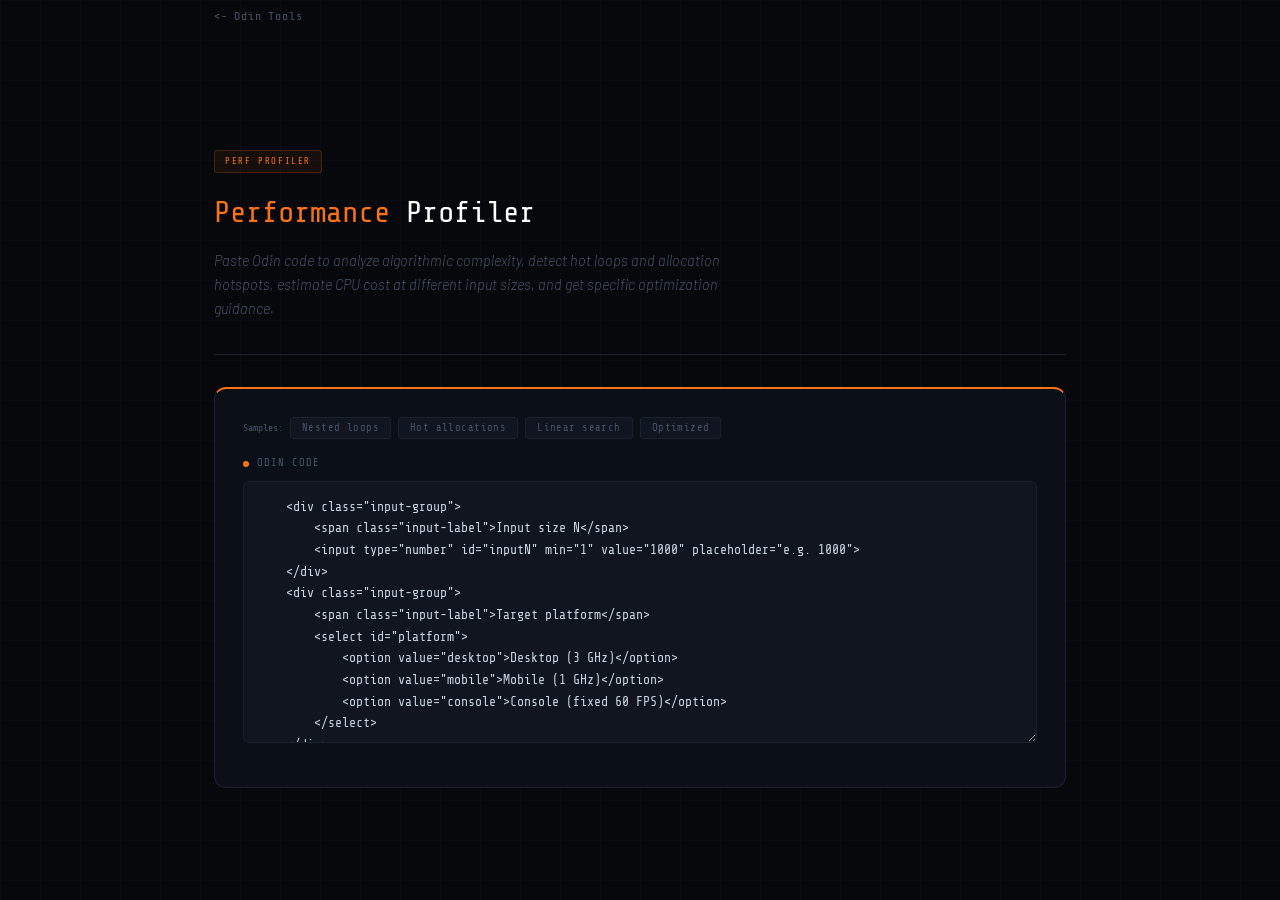
<file: odin-performance-profiler/index.html>
<!DOCTYPE html>

<html lang="en">
<head>
<meta charset="UTF-8">
<meta name="viewport" content="width=device-width, initial-scale=1.0">
<title>Odin Performance Profiler – Algorithmic Complexity, Hot Path & CPU Cost Analysis</title>
<meta name="description" content="Analyze Odin code for performance bottlenecks. Detect algorithmic complexity, hot loops, memory access patterns, allocation hotspots, and get optimization recommendations.">

<link rel="preconnect" href="https://fonts.googleapis.com">
<link rel="preconnect" href="https://fonts.gstatic.com" crossorigin>
<link href="https://fonts.googleapis.com/css2?family=Share+Tech+Mono&family=Barlow:ital,wght@0,300;0,400;0,500;0,600;1,300&display=swap" rel="stylesheet">

<style>
:root {
    --bg:         #06080c;
    --surface:    #0b0f18;
    --surface-2:  #10151f;
    --border:     #1a2230;
    --accent:     #f97316;
    --accent-dim: rgba(249,115,22,.07);
    --green:      #22c55e;
    --green-dim:  rgba(34,197,94,.08);
    --yellow:     #fbbf24;
    --yellow-dim: rgba(251,191,36,.07);
    --red:        #ef4444;
    --red-dim:    rgba(239,68,68,.07);
    --blue:       #38bdf8;
    --blue-dim:   rgba(56,189,248,.07);
    --purple:     #a855f7;
    --text:       #cbd5e1;
    --muted:      #475569;

    --font-display: "Barlow", sans-serif;
    --font-mono:    "Share Tech Mono", monospace;
    --radius:    6px;
    --radius-lg: 12px;
    --transition: 200ms cubic-bezier(.4,0,.2,1);
}

*, *::before, *::after { box-sizing: border-box; margin: 0; padding: 0; }
html { scroll-behavior: smooth; }

body {
    background: var(--bg);
    color: var(--text);
    font-family: var(--font-display);
    font-size: 16px;
    line-height: 1.7;
    min-height: 100vh;
    display: flex;
    flex-direction: column;
    overflow-x: hidden;
}

body::before {
    content: "";
    position: fixed; inset: 0;
    background: repeating-linear-gradient(0deg, transparent, transparent 3px, rgba(0,0,0,.07) 3px, rgba(0,0,0,.07) 4px);
    pointer-events: none; z-index: 0;
}

body::after {
    content: "";
    position: fixed; inset: 0;
    background-image: linear-gradient(var(--border) 1px, transparent 1px), linear-gradient(90deg, var(--border) 1px, transparent 1px);
    background-size: 40px 40px;
    opacity: .22;
    pointer-events: none; z-index: 0;
}

.wrapper {
    position: relative; z-index: 1;
    max-width: 900px;
    margin: 0 auto;
    padding: 0 24px;
    width: 100%;
    flex: 1;
}

nav {
    position: relative; z-index: 2;
    padding: 18px 24px;
    max-width: 900px;
    margin: 0 auto;
    width: 100%;
}

nav a {
    font-family: var(--font-mono);
    font-size: .72rem;
    letter-spacing: .08em;
    color: var(--muted);
    text-decoration: none;
    display: inline-flex;
    align-items: center;
    gap: 6px;
    transition: color var(--transition);
}

nav a:hover { color: var(--accent); }
nav a::before { content: "<-"; }

header {
    padding: 36px 0 32px;
    border-bottom: 1px solid var(--border);
    animation: fadeUp .5s ease both;
}

.header-chip {
    font-family: var(--font-mono);
    font-size: 9px;
    letter-spacing: .18em;
    text-transform: uppercase;
    color: var(--accent);
    background: var(--accent-dim);
    border: 1px solid rgba(249,115,22,.2);
    border-radius: 3px;
    padding: 3px 10px;
    display: inline-block;
    margin-bottom: 14px;
}

header h1 {
    font-family: var(--font-mono);
    font-size: clamp(1.2rem, 3vw, 1.9rem);
    font-weight: 400;
    color: #fff;
    margin-bottom: 10px;
}

header h1 .acc { color: var(--accent); }
header p { font-size: .9rem; color: var(--muted); font-style: italic; font-weight: 300; max-width: 560px; }

.tool-card {
    background: var(--surface);
    border: 1px solid var(--border);
    border-top: 2px solid var(--accent);
    border-radius: var(--radius-lg);
    padding: 28px;
    margin: 32px 0;
    animation: fadeUp .5s .08s ease both;
}

/* samples */
.samples-row {
    display: flex;
    gap: 7px;
    flex-wrap: wrap;
    margin-bottom: 16px;
}

.sample-btn {
    font-family: var(--font-mono);
    font-size: .65rem;
    letter-spacing: .04em;
    color: var(--muted);
    background: var(--surface-2);
    border: 1px solid var(--border);
    border-radius: 3px;
    padding: 4px 11px;
    cursor: pointer;
    transition: color var(--transition), border-color var(--transition);
}

.sample-btn:hover { color: var(--accent); border-color: rgba(249,115,22,.3); }

/* editor */
.editor-label {
    font-family: var(--font-mono);
    font-size: .65rem;
    letter-spacing: .1em;
    text-transform: uppercase;
    color: var(--muted);
    margin-bottom: 8px;
    display: flex;
    align-items: center;
    gap: 8px;
}

.editor-label::before {
    content: "";
    width: 6px; height: 6px;
    border-radius: 50%;
    background: var(--accent);
}

.editor-wrap {
    border: 1px solid var(--border);
    border-radius: var(--radius);
    overflow: hidden;
    margin-bottom: 16px;
    transition: border-color var(--transition), box-shadow var(--transition);
}

.editor-wrap:focus-within {
    border-color: rgba(249,115,22,.4);
    box-shadow: 0 0 0 3px rgba(249,115,22,.08);
}

textarea {
    display: block;
    width: 100%;
    min-height: 260px;
    background: var(--surface-2);
    border: none;
    outline: none;
    padding: 14px;
    color: var(--text);
    font-family: var(--font-mono);
    font-size: .82rem;
    line-height: 1.65;
    resize: vertical;
    tab-size: 4;
}

textarea::placeholder { color: var(--muted); opacity: .4; }

/* input row */
.input-row {
    display: grid;
    grid-template-columns: 1fr 1fr;
    gap: 12px;
    margin-bottom: 16px;
}

.input-group { display: flex; flex-direction: column; gap: 5px; }

.input-label {
    font-family: var(--font-mono);
    font-size: .62rem;
    letter-spacing: .08em;
    text-transform: uppercase;
    color: var(--muted);
}

input[type="number"], select {
    background: var(--surface-2);
    border: 1px solid var(--border);
    border-radius: var(--radius);
    padding: 9px 12px;
    font-family: var(--font-mono);
    font-size: .82rem;
    color: var(--text);
    outline: none;
    transition: border-color var(--transition), box-shadow var(--transition);
    -moz-appearance: textfield;
}

input[type="number"]::-webkit-outer-spin-button,
input[type="number"]::-webkit-inner-spin-button { -webkit-appearance: none; }

input[type="number"]:focus, select:focus {
    border-color: rgba(249,115,22,.4);
    box-shadow: 0 0 0 3px rgba(249,115,22,.08);
}

select { cursor: pointer; appearance: none; }

.btn-run {
    width: 100%;
    background: var(--accent);
    color: #fff;
    border: none;
    border-radius: var(--radius);
    padding: 13px 24px;
    font-family: var(--font-mono);
    font-size: .82rem;
    letter-spacing: .08em;
    text-transform: uppercase;
    cursor: pointer;
    transition: background var(--transition), transform var(--transition), box-shadow var(--transition);
}

.btn-run:hover {
    background: #fb923c;
    transform: translateY(-1px);
    box-shadow: 0 6px 20px rgba(249,115,22,.3);
}

.btn-run:active { transform: translateY(0); }

/* result */
#result { margin-top: 24px; display: none; animation: fadeUp .35s ease both; }
#result.visible { display: block; }
.divider { height: 1px; background: var(--border); margin: 20px 0; }

/* score */
.perf-score-row {
    display: flex;
    align-items: center;
    gap: 20px;
    margin-bottom: 20px;
    flex-wrap: wrap;
}

.score-big {
    font-family: var(--font-mono);
    font-size: 3.2rem;
    color: #fff;
    line-height: 1;
}

.score-big span { font-size: 1rem; color: var(--muted); }

.score-meta { flex: 1; min-width: 180px; }

.perf-level {
    display: inline-flex;
    align-items: center;
    gap: 6px;
    font-family: var(--font-mono);
    font-size: .72rem;
    letter-spacing: .06em;
    text-transform: uppercase;
    border-radius: 3px;
    padding: 4px 12px;
    margin-bottom: 6px;
}

.lv-fast   { color: var(--green);  background: var(--green-dim);  border: 1px solid rgba(34,197,94,.2); }
.lv-ok     { color: var(--yellow); background: var(--yellow-dim); border: 1px solid rgba(251,191,36,.2); }
.lv-slow   { color: var(--red);    background: var(--red-dim);    border: 1px solid rgba(239,68,68,.2); }

.score-bar-wrap { width: 100%; height: 5px; background: var(--border); border-radius: 3px; overflow: hidden; margin-top: 6px; }
.score-bar-fill { height: 100%; border-radius: 3px; transition: width .6s cubic-bezier(.4,0,.2,1); }
.bar-fast  { background: linear-gradient(90deg, #16a34a, var(--green)); }
.bar-ok    { background: linear-gradient(90deg, #b45309, var(--yellow)); }
.bar-slow  { background: linear-gradient(90deg, #b91c1c, var(--red)); }

/* metrics grid */
.metrics-grid {
    display: grid;
    grid-template-columns: repeat(auto-fill, minmax(130px, 1fr));
    gap: 8px;
    margin-bottom: 20px;
}

.metric-card {
    background: var(--surface-2);
    border: 1px solid var(--border);
    border-radius: var(--radius);
    padding: 11px 13px;
}

.mc-red    { border-left: 3px solid var(--red); }
.mc-yellow { border-left: 3px solid var(--yellow); }
.mc-green  { border-left: 3px solid var(--green); }
.mc-blue   { border-left: 3px solid var(--blue); }
.mc-purple { border-left: 3px solid var(--purple); }

.m-label { font-family: var(--font-mono); font-size: .58rem; letter-spacing: .08em; text-transform: uppercase; color: var(--muted); margin-bottom: 2px; display: block; }
.m-value { font-family: var(--font-mono); font-size: 1.25rem; color: #fff; line-height: 1.1; display: block; }
.m-sub   { font-size: .64rem; color: var(--muted); font-style: italic; display: block; margin-top: 2px; }

/* complexity badge */
.complexity-row {
    display: flex;
    gap: 10px;
    flex-wrap: wrap;
    margin-bottom: 20px;
}

.cx-badge {
    font-family: var(--font-mono);
    font-size: .78rem;
    border-radius: 3px;
    padding: 5px 14px;
    letter-spacing: .04em;
}

.cx-o1   { color: var(--green);  background: var(--green-dim);  border: 1px solid rgba(34,197,94,.2); }
.cx-olog { color: #34d399;       background: var(--green-dim);  border: 1px solid rgba(34,197,94,.15); }
.cx-on   { color: var(--yellow); background: var(--yellow-dim); border: 1px solid rgba(251,191,36,.2); }
.cx-onl  { color: var(--yellow); background: var(--yellow-dim); border: 1px solid rgba(251,191,36,.15); }
.cx-on2  { color: var(--red);    background: var(--red-dim);    border: 1px solid rgba(239,68,68,.2); }
.cx-on3  { color: #dc2626;       background: var(--red-dim);    border: 1px solid rgba(220,38,38,.25); }
.cx-exp  { color: #dc2626;       background: var(--red-dim);    border: 1px solid rgba(220,38,38,.3); }

/* flame-style hotspot */
.hotspot-list { display: flex; flex-direction: column; gap: 8px; margin-bottom: 4px; }

.hotspot-item {
    background: var(--surface-2);
    border: 1px solid var(--border);
    border-radius: var(--radius);
    padding: 14px 16px;
    display: flex;
    flex-direction: column;
    gap: 8px;
}

.hs-header {
    display: flex;
    align-items: center;
    gap: 10px;
    flex-wrap: wrap;
}

.hs-name { font-family: var(--font-mono); font-size: .82rem; color: #fff; }

.hs-badge {
    font-family: var(--font-mono);
    font-size: .6rem;
    letter-spacing: .06em;
    text-transform: uppercase;
    border-radius: 3px;
    padding: 2px 8px;
}

.hs-critical { border-left: 3px solid var(--red);    background: var(--red-dim);    }
.hs-warning  { border-left: 3px solid var(--yellow); background: var(--yellow-dim); }
.hs-info     { border-left: 3px solid var(--blue);   background: var(--blue-dim);   }

.hs-critical .hs-badge { background: var(--red-dim);    color: var(--red); }
.hs-warning  .hs-badge { background: var(--yellow-dim); color: var(--yellow); }
.hs-info     .hs-badge { background: var(--blue-dim);   color: var(--blue); }

/* cost bar */
.hs-bar-row { display: flex; align-items: center; gap: 10px; }

.hs-bar-bg {
    flex: 1;
    height: 6px;
    background: var(--border);
    border-radius: 3px;
    overflow: hidden;
}

.hs-bar-fill {
    height: 100%;
    border-radius: 3px;
    transition: width .5s cubic-bezier(.4,0,.2,1);
}

.hs-fill-red    { background: linear-gradient(90deg, #b91c1c, var(--red)); }
.hs-fill-yellow { background: linear-gradient(90deg, #b45309, var(--yellow)); }
.hs-fill-blue   { background: linear-gradient(90deg, #0369a1, var(--blue)); }

.hs-cost { font-family: var(--font-mono); font-size: .7rem; color: var(--muted); flex-shrink: 0; width: 50px; text-align: right; }

.hs-desc { font-size: .82rem; color: var(--muted); font-style: italic; font-weight: 300; line-height: 1.5; }

.hs-fix {
    font-family: var(--font-mono);
    font-size: .74rem;
    color: var(--green);
    background: var(--green-dim);
    border: 1px solid rgba(34,197,94,.15);
    border-radius: 3px;
    padding: 8px 12px;
    white-space: pre-wrap;
    line-height: 1.55;
}

/* N input projection */
.projection-grid {
    display: grid;
    grid-template-columns: repeat(auto-fill, minmax(160px, 1fr));
    gap: 8px;
    margin-bottom: 4px;
}

.proj-card {
    background: var(--surface-2);
    border: 1px solid var(--border);
    border-radius: var(--radius);
    padding: 12px 14px;
    display: flex;
    flex-direction: column;
    gap: 3px;
}

.proj-n     { font-family: var(--font-mono); font-size: .62rem; color: var(--muted); }
.proj-ops   { font-family: var(--font-mono); font-size: 1.1rem; color: #fff; line-height: 1.1; }
.proj-label { font-size: .68rem; color: var(--muted); font-style: italic; }
.proj-card.proj-warn  { border-left: 3px solid var(--yellow); }
.proj-card.proj-crit  { border-left: 3px solid var(--red); }
.proj-card.proj-ok    { border-left: 3px solid var(--green); }

/* all good */
.all-good {
    display: flex;
    align-items: center;
    gap: 10px;
    background: var(--green-dim);
    border: 1px solid rgba(34,197,94,.2);
    border-radius: var(--radius);
    padding: 12px 16px;
    font-family: var(--font-mono);
    font-size: .82rem;
    color: var(--green);
}

.all-good::before { content: "[PASS]"; }

/* info */
.info-section {
    padding: 36px 0;
    border-top: 1px solid var(--border);
    animation: fadeUp .5s .15s ease both;
}

.info-section h2 { font-family: var(--font-mono); font-size: 1rem; font-weight: 400; color: #fff; margin-bottom: 14px; }
.info-section p  { font-size: .875rem; color: var(--muted); font-weight: 300; font-style: italic; margin-bottom: 10px; max-width: 580px; }
.info-section ul { list-style: none; display: flex; flex-direction: column; gap: 7px; margin-top: 4px; }
.info-section ul li { display: flex; gap: 10px; font-family: var(--font-mono); font-size: .76rem; color: var(--text); }
.info-section ul li::before { content: "->"; color: var(--accent); flex-shrink: 0; }

footer {
    position: relative; z-index: 1;
    border-top: 1px solid var(--border);
    padding: 24px;
    max-width: 900px;
    margin: 0 auto;
    width: 100%;
}

footer p { font-family: var(--font-mono); font-size: .68rem; color: var(--muted); }

@keyframes fadeUp {
    from { opacity: 0; transform: translateY(12px); }
    to   { opacity: 1; transform: translateY(0); }
}

@media (max-width: 520px) {
    .tool-card { padding: 18px; }
    .input-row { grid-template-columns: 1fr; }
    .metrics-grid { grid-template-columns: 1fr 1fr; }
}
</style>

</head>
<body>

<nav class="wrapper">
    <a href="/odin-tools/">Odin Tools</a>
</nav>

<div class="wrapper">

<header>
    <div class="header-chip">Perf Profiler</div>
    <h1><span class="acc">Performance</span> Profiler</h1>
    <p>Paste Odin code to analyze algorithmic complexity, detect hot loops and allocation hotspots, estimate CPU cost at different input sizes, and get specific optimization guidance.</p>
</header>

<div class="tool-card">

<div class="samples-row">
    <span style="font-family:var(--font-mono);font-size:.62rem;color:var(--muted);align-self:center">Samples:</span>
    <button class="sample-btn" onclick="loadSample('nested')">Nested loops</button>
    <button class="sample-btn" onclick="loadSample('alloc')">Hot allocations</button>
    <button class="sample-btn" onclick="loadSample('search')">Linear search</button>
    <button class="sample-btn" onclick="loadSample('good')">Optimized</button>
</div>

<div class="editor-label">Odin Code</div>
<div class="editor-wrap">
    <textarea id="codeInput" placeholder="// Paste Odin code to profile...

update_entities :: proc(entities: []Entity) {
for i in 0..<len(entities) {
for j in 0..<len(entities) {
if entities[i].id != entities[j].id {
check_collision(entities[i], entities[j])
}
}
}
}”></textarea>
</div>

<div class="input-row">
    <div class="input-group">
        <span class="input-label">Input size N</span>
        <input type="number" id="inputN" min="1" value="1000" placeholder="e.g. 1000">
    </div>
    <div class="input-group">
        <span class="input-label">Target platform</span>
        <select id="platform">
            <option value="desktop">Desktop (3 GHz)</option>
            <option value="mobile">Mobile (1 GHz)</option>
            <option value="console">Console (fixed 60 FPS)</option>
        </select>
    </div>
</div>

<button class="btn-run" onclick="profile()">Profile Code</button>

<div id="result"></div>


</div>

<div class="info-section">
    <h2>What the Profiler Analyzes</h2>
    <p>The profiler scans for patterns that determine runtime behavior and estimates their cost at your specified input size.</p>
    <ul>
        <li>Loop nesting depth -- O(n), O(n^2), O(n^3) complexity detection</li>
        <li>Dynamic allocations inside hot loops -- GC pressure and fragmentation</li>
        <li>Random-access patterns vs sequential -- cache miss estimation</li>
        <li>String operations in tight loops -- hidden allocation costs</li>
        <li>Recursive calls without tail-call optimization -- stack depth risk</li>
        <li>Append to dynamic arrays in loops -- potential O(n log n) copy cost</li>
        <li>Map lookups inside hot paths -- hash collision and allocation overhead</li>
    </ul>
</div>

</div>

<footer class="wrapper">
    <p>Odin Tools -- Performance Profiler</p>
</footer>

<script>
var SAMPLES = {
    nested:
"// O(n^2) collision check -- common game dev bottleneck\nupdate_entities :: proc(entities: []Entity) {\n    for i in 0..<len(entities) {\n        for j in 0..<len(entities) {\n            if entities[i].id != entities[j].id {\n                check_collision(entities[i], entities[j])\n            }\n        }\n    }\n}\n\n// Also iterating in render\nrender_all :: proc(entities: []Entity, camera: Camera) {\n    for entity in entities {\n        if is_visible(entity, camera) {\n            draw_entity(entity)\n        }\n    }\n}",

    alloc:
"// Allocations inside hot loop\nprocess_frame :: proc(items: []Item) {\n    for item in items {\n        // Dynamic array created every iteration\n        neighbors := make([dynamic]^Item)\n        defer delete(neighbors)\n\n        for other in items {\n            if distance(item.pos, other.pos) < 10 {\n                append(&neighbors, &other)\n            }\n        }\n\n        // String formatting inside loop\n        label := fmt.aprintf(\"item_%d\", item.id)\n        defer delete(label)\n\n        process_neighbors(neighbors[:])\n    }\n}",

    search:
"// Linear search -- O(n) per lookup\nfind_entity :: proc(entities: []Entity, id: u64) -> ^Entity {\n    for &e in entities {\n        if e.id == id {\n            return &e\n        }\n    }\n    return nil\n}\n\n// Called inside another loop\nresolve_targets :: proc(projectiles: []Projectile, entities: []Entity) {\n    for &proj in projectiles {\n        target := find_entity(entities, proj.target_id)\n        if target != nil {\n            apply_damage(target, proj.damage)\n        }\n    }\n}",

    good:
"// O(n) with cache-friendly access\nupdate_positions :: proc(world: ^World, dt: f32) {\n    n := len(world.pos_x)\n    for i in 0..<n {\n        world.pos_x[i] += world.vel_x[i] * dt\n        world.pos_y[i] += world.vel_y[i] * dt\n    }\n}\n\n// Spatial hash for O(1) average lookup\nfind_nearby :: proc(grid: ^SpatialGrid, pos: Vec2, radius: f32) -> []u32 {\n    cell := grid_cell(grid, pos)\n    return grid.cells[cell][:]\n}"
};

function loadSample(key) {
    document.getElementById("codeInput").value = SAMPLES[key];
}

// ── Helpers ──────────────────────────────────────────────
function fmtBig(n) {
    if (n >= 1e12) { return (n / 1e12).toFixed(1) + "T"; }
    if (n >= 1e9)  { return (n / 1e9).toFixed(1) + "B"; }
    if (n >= 1e6)  { return (n / 1e6).toFixed(1) + "M"; }
    if (n >= 1e3)  { return (n / 1e3).toFixed(1) + "K"; }
    return String(Math.round(n));
}

function opsPerSec(platform) {
    if (platform === "mobile")  { return 1e9; }
    if (platform === "console") { return 2e9; }
    return 3e9; // desktop
}

// ── Complexity detection ─────────────────────────────────
function detectComplexity(src) {
    // Count loop nesting depth
    var lines = src.split("\n");
    var maxDepth = 0;
    var depth = 0;
    for (var i = 0; i < lines.length; i++) {
        var l = lines[i];
        if (/\bfor\b/.test(l)) { depth++; if (depth > maxDepth) { maxDepth = depth; } }
        // rough brace tracking
        var opens  = (l.match(/\{/g) || []).length;
        var closes = (l.match(/\}/g) || []).length;
        depth = Math.max(0, depth + opens - closes - (/\bfor\b/.test(l) ? 1 : 0));
    }

    // Recursion
    var procRe = /(\w+)\s*::\s*proc/g;
    var procNames = [];
    var m;
    while ((m = procRe.exec(src)) !== null) { procNames.push(m[1]); }
    var isRecursive = false;
    for (var pi = 0; pi < procNames.length; pi++) {
        var callRe = new RegExp("\\b" + procNames[pi] + "\\s*\\(");
        var bodyAfterDecl = src.indexOf(procNames[pi] + " :: proc");
        if (bodyAfterDecl !== -1) {
            var rest = src.slice(bodyAfterDecl + procNames[pi].length + 8);
            if (callRe.test(rest)) { isRecursive = true; }
        }
    }

    var cx, cxClass, cxLabel;
    if (isRecursive) {
        cx = "recursive";
        cxClass = "cx-exp";
        cxLabel = "Recursive (varies)";
    } else if (maxDepth >= 3) {
        cx = "n3";
        cxClass = "cx-on3";
        cxLabel = "O(n^3)";
    } else if (maxDepth === 2) {
        cx = "n2";
        cxClass = "cx-on2";
        cxLabel = "O(n^2)";
    } else if (maxDepth === 1) {
        cx = "n";
        cxClass = "cx-on";
        cxLabel = "O(n)";
    } else {
        cx = "1";
        cxClass = "cx-o1";
        cxLabel = "O(1)";
    }

    return { cx: cx, cxClass: cxClass, cxLabel: cxLabel, loopDepth: maxDepth, recursive: isRecursive };
}

// ── Pattern detection ─────────────────────────────────────
function detectPatterns(src) {
    var hotspots = [];
    var lower = src.toLowerCase();

    // make() inside loop
    if (/\bfor\b[\s\S]{0,300}make\s*\(/.test(src)) {
        hotspots.push({
            sev: "critical",
            name: "Heap allocation inside hot loop",
            cost: 95,
            fillCls: "hs-fill-red",
            desc: "make() allocates on the heap every iteration. For n=1000 that is 1000 allocations. Each allocation has syscall overhead and fragments the allocator.",
            fix: "Pre-allocate outside the loop:\n  buf := make([dynamic]^Item, 0, 64)\n  defer delete(buf)\n  for item in items {\n    clear(&buf)\n    // reuse buf...\n  }"
        });
    }

    // fmt.aprintf / fmt.tprintf inside loop
    if (/\bfor\b[\s\S]{0,400}fmt\.(a|t)?printf/.test(src)) {
        hotspots.push({
            sev: "critical",
            name: "String formatting inside loop",
            cost: 85,
            fillCls: "hs-fill-red",
            desc: "fmt.aprintf allocates a new string every call. Inside a loop this creates N allocations and N delete() calls, stressing the allocator.",
            fix: "Use a pre-allocated buffer:\n  buf: [64]byte\n  for item in items {\n    s := fmt.bprintf(buf[:], \"item_%d\", item.id)\n    // s points into buf, no allocation\n  }"
        });
    }

    // append inside loop
    if (/\bfor\b[\s\S]{0,300}append\s*\(/.test(src)) {
        hotspots.push({
            sev: "warning",
            name: "append() inside loop -- potential reallocation",
            cost: 60,
            fillCls: "hs-fill-yellow",
            desc: "append() may trigger reallocation when capacity is exceeded, copying the entire slice. Without a pre-sized capacity, worst case is O(n log n) total copy work.",
            fix: "Reserve capacity upfront:\n  result := make([dynamic]T, 0, len(items))\n  for item in items {\n    if condition { append(&result, item) }\n  }"
        });
    }

    // nested loops -- O(n^2)
    if (/\bfor\b[\s\S]{0,200}\bfor\b/.test(src)) {
        hotspots.push({
            sev: "critical",
            name: "Nested loops -- O(n^2) complexity",
            cost: 100,
            fillCls: "hs-fill-red",
            desc: "Two nested loops over the same collection cause quadratic growth. At n=1000 that is 1,000,000 iterations. At n=10,000 it is 100 million.",
            fix: "Replace with spatial partitioning:\n  // Broadphase: spatial hash O(1) average lookup\n  grid := build_spatial_grid(entities)\n  for entity in entities {\n    nearby := query_grid(grid, entity.pos, radius)\n    for other in nearby { check_collision(entity, other) }\n  }"
        });
    }

    // linear search inside loop
    if (/\bfor\b[\s\S]{1,400}for\b[\s\S]{0,200}\bif\b[\s\S]{0,100}\.\s*id/.test(src)) {
        hotspots.push({
            sev: "critical",
            name: "Linear search inside outer loop -- O(n^2)",
            cost: 90,
            fillCls: "hs-fill-red",
            desc: "A find/search function called inside a loop creates O(n * m) complexity where m is the searched collection size. For 1000 projectiles x 1000 entities = 1M comparisons.",
            fix: "Build a lookup map before the loop:\n  entity_map := make(map[u64]^Entity)\n  defer delete(entity_map)\n  for &e in entities { entity_map[e.id] = &e }\n\n  for &proj in projectiles {\n    target := entity_map[proj.target_id]  // O(1)\n  }"
        });
    }

    // map lookup inside loop
    if (/\bfor\b[\s\S]{0,300}\[[\s\S]{0,60}\][\s\S]{0,20}/.test(src) && lower.indexOf("map") !== -1) {
        hotspots.push({
            sev: "warning",
            name: "Map access inside hot loop",
            cost: 55,
            fillCls: "hs-fill-yellow",
            desc: "Map lookups involve hashing and potential collision chains. In a hot loop this causes indirect memory access and potential cache misses compared to slice indexing.",
            fix: "If map is read-only inside the loop, consider caching the lookup result or converting to a sorted slice with binary search for better cache behavior."
        });
    }

    // defer inside loop
    if (/\bfor\b[\s\S]{0,300}\bdefer\b/.test(src)) {
        hotspots.push({
            sev: "warning",
            name: "defer inside loop",
            cost: 40,
            fillCls: "hs-fill-yellow",
            desc: "In Odin, defer runs at the end of the enclosing scope (the proc, not the loop body). Deferred frees inside a loop accumulate until the proc returns, not after each iteration.",
            fix: "Use an explicit free inside the loop body instead of defer:\n  for item in items {\n    buf := make([]byte, size)\n    // use buf...\n    delete(buf)  // freed each iteration\n  }"
        });
    }

    // good patterns -- SoA
    if (/\w+\.\w+_x\[|\w+\.\w+_y\[|#soa/.test(src)) {
        hotspots.push({
            sev: "info",
            name: "SoA / cache-friendly access detected",
            cost: 5,
            fillCls: "hs-fill-blue",
            desc: "Sequential access to separate arrays (SoA pattern) is cache-optimal. The CPU prefetcher handles linear access efficiently.",
            fix: "Good pattern. Ensure loop bounds are known at compile time if possible to enable auto-vectorization."
        });
    }

    // recursion
    if (/(\w+)\s*::\s*proc[\s\S]{0,400}\1\s*\(/.test(src)) {
        hotspots.push({
            sev: "warning",
            name: "Recursive call detected",
            cost: 50,
            fillCls: "hs-fill-yellow",
            desc: "Recursion adds a function call frame per level. Deep recursion (thousands of levels) risks stack overflow. Odin does not guarantee tail-call optimization.",
            fix: "Convert deep recursion to an explicit stack:\n  stack := make([dynamic]Node, 0, 64)\n  defer delete(stack)\n  append(&stack, root)\n  for len(stack) > 0 {\n    node := pop(&stack)\n    // process...\n    append(&stack, node.children[:])\n  }"
        });
    }

    return hotspots;
}

// ── Projection table ─────────────────────────────────────
function buildProjection(cx, n, platform) {
    var ops = opsPerSec(platform);
    var sizes = [n, n * 10, n * 100, n * 1000];
    var results = [];
    for (var i = 0; i < sizes.length; i++) {
        var sz = sizes[i];
        var count;
        if      (cx === "1")   { count = 1; }
        else if (cx === "n")   { count = sz; }
        else if (cx === "n2")  { count = sz * sz; }
        else if (cx === "n3")  { count = sz * sz * sz; }
        else                   { count = sz * sz; } // conservative for recursive/unknown
        var timeMs = (count / ops) * 1000;
        var cls = timeMs < 1 ? "proj-ok" : timeMs < 16 ? "proj-warn" : "proj-crit";
        var timeLabel = timeMs < 0.001 ? "<0.001 ms" : timeMs < 1 ? timeMs.toFixed(3) + " ms" : timeMs < 1000 ? timeMs.toFixed(1) + " ms" : (timeMs / 1000).toFixed(2) + " s";
        results.push({ n: sz, ops: fmtBig(count), time: timeLabel, cls: cls });
    }
    return results;
}

// ── Score ────────────────────────────────────────────────
function calcScore(cx, hotspots) {
    var base = 100;
    if (cx === "n2")  { base -= 35; }
    if (cx === "n3")  { base -= 55; }
    if (cx === "exp" || cx === "recursive") { base -= 30; }
    for (var i = 0; i < hotspots.length; i++) {
        if (hotspots[i].sev === "critical") { base -= 20; }
        if (hotspots[i].sev === "warning")  { base -= 8; }
    }
    return Math.max(0, Math.min(100, base));
}

// ── Main ─────────────────────────────────────────────────
function profile() {
    var src      = document.getElementById("codeInput").value;
    var n        = parseInt(document.getElementById("inputN").value, 10) || 1000;
    var platform = document.getElementById("platform").value;

    if (!src.trim()) {
        alert("Please paste some Odin code.");
        return;
    }

    var cxInfo   = detectComplexity(src);
    var hotspots = detectPatterns(src);
    var score    = calcScore(cxInfo.cx, hotspots);
    var proj     = buildProjection(cxInfo.cx, n, platform);
    var ops      = opsPerSec(platform);

    var procCount = (src.match(/\w+\s*::\s*proc/g) || []).length;
    var loopCount = (src.match(/\bfor\b/g) || []).length;
    var allocCount = (src.match(/\bmake\s*\(|\bnew\s*\(/g) || []).length;
    var criticalCount = hotspots.filter(function(h) { return h.sev === "critical"; }).length;

    // score UI
    var lvCls, lvTxt, barCls;
    if (score >= 70)      { lvCls = "lv-fast"; lvTxt = "Performant";    barCls = "bar-fast"; }
    else if (score >= 40) { lvCls = "lv-ok";   lvTxt = "Needs Work";    barCls = "bar-ok"; }
    else                  { lvCls = "lv-slow";  lvTxt = "Bottlenecks Detected"; barCls = "bar-slow"; }

    var mcCx = cxInfo.cx === "1" ? "mc-green" : cxInfo.cx === "n" ? "mc-yellow" : "mc-red";

    var metricsHTML =
        "<div class=\"metrics-grid\">" +
            "<div class=\"metric-card " + mcCx + "\"><span class=\"m-label\">Complexity</span><span class=\"m-value\">" + cxInfo.cxLabel + "</span><span class=\"m-sub\">worst case</span></div>" +
            "<div class=\"metric-card mc-blue\"><span class=\"m-label\">Procs</span><span class=\"m-value\">" + procCount + "</span><span class=\"m-sub\">detected</span></div>" +
            "<div class=\"metric-card mc-blue\"><span class=\"m-label\">Loops</span><span class=\"m-value\">" + loopCount + "</span><span class=\"m-sub\">detected</span></div>" +
            "<div class=\"metric-card " + (allocCount > 3 ? "mc-red" : allocCount > 0 ? "mc-yellow" : "mc-green") + "\"><span class=\"m-label\">Allocations</span><span class=\"m-value\">" + allocCount + "</span><span class=\"m-sub\">make / new calls</span></div>" +
            "<div class=\"metric-card " + (criticalCount > 0 ? "mc-red" : "mc-green") + "\"><span class=\"m-label\">Critical issues</span><span class=\"m-value\">" + criticalCount + "</span><span class=\"m-sub\">found</span></div>" +
            "<div class=\"metric-card mc-purple\"><span class=\"m-label\">Loop depth</span><span class=\"m-value\">" + cxInfo.loopDepth + "</span><span class=\"m-sub\">max nesting</span></div>" +
        "</div>";

    // hotspots
    var hotspotsHTML = "";
    if (hotspots.length === 0) {
        hotspotsHTML = "<div class=\"all-good\"> No critical hotspots detected. Code looks performant.</div>";
    } else {
        // sort critical first
        var sorted = hotspots.slice().sort(function(a, b) {
            var o = { critical: 0, warning: 1, info: 2 };
            return (o[a.sev] || 3) - (o[b.sev] || 3);
        });

        var maxCost = 0;
        for (var i = 0; i < sorted.length; i++) { if (sorted[i].cost > maxCost) { maxCost = sorted[i].cost; } }

        hotspotsHTML = "<div class=\"hotspot-list\">" +
            sorted.map(function(h) {
                var pct = maxCost > 0 ? Math.round((h.cost / maxCost) * 100) : 0;
                return "<div class=\"hotspot-item hs-" + h.sev + "\">" +
                    "<div class=\"hs-header\"><span class=\"hs-name\">" + h.name + "</span><span class=\"hs-badge\">" + h.sev + "</span></div>" +
                    "<div class=\"hs-bar-row\"><div class=\"hs-bar-bg\"><div class=\"hs-bar-fill " + h.fillCls + "\" style=\"width:" + pct + "%\"></div></div><span class=\"hs-cost\">rel " + pct + "%</span></div>" +
                    "<div class=\"hs-desc\">" + h.desc + "</div>" +
                    (h.fix ? "<pre class=\"hs-fix\">" + h.fix + "</pre>" : "") +

            "</div>";
        }).join("") +
    "</div>";
}

// projection
var projHTML = "<div class=\"projection-grid\">" +
    proj.map(function(p) {
        return "<div class=\"proj-card " + p.cls + "\">" +
            "<span class=\"proj-n\">n = " + fmtBig(p.n) + "</span>" +
            "<span class=\"proj-ops\">" + p.ops + "</span>" +
            "<span class=\"proj-label\">ops ~ " + p.time + "</span>" +
        "</div>";
    }).join("") +
"</div>";

var resultEl = document.getElementById("result");
resultEl.innerHTML =
    "<div class=\"divider\"></div>" +

    "<div class=\"perf-score-row\">" +
        "<span class=\"score-big\">" + score + "<span>/100</span></span>" +
        "<div class=\"score-meta\">" +
            "<div class=\"perf-level " + lvCls + "\">" + lvTxt + "</div>" +
            "<div class=\"score-bar-wrap\"><div class=\"score-bar-fill " + barCls + "\" style=\"width:" + score + "%\"></div></div>" +
        "</div>" +
    "</div>" +

    "<div class=\"complexity-row\"><div class=\"cx-badge " + cxInfo.cxClass + "\">" + cxInfo.cxLabel + "</div></div>" +

    metricsHTML +

    "<div class=\"divider\"></div>" +
    "<div style=\"font-family:var(--font-mono);font-size:.65rem;letter-spacing:.1em;text-transform:uppercase;color:var(--muted);margin-bottom:10px\">Cost Projection at N = " + fmtBig(n) + " (" + platform + ")</div>" +
    projHTML +

    "<div class=\"divider\"></div>" +
    "<div style=\"font-family:var(--font-mono);font-size:.65rem;letter-spacing:.1em;text-transform:uppercase;color:var(--muted);margin-bottom:10px\">Hotspot Analysis</div>" +
    hotspotsHTML;

resultEl.classList.add("visible");
resultEl.scrollIntoView({ behavior: "smooth", block: "nearest" });


}
</script>

</body>
</html>
</file>
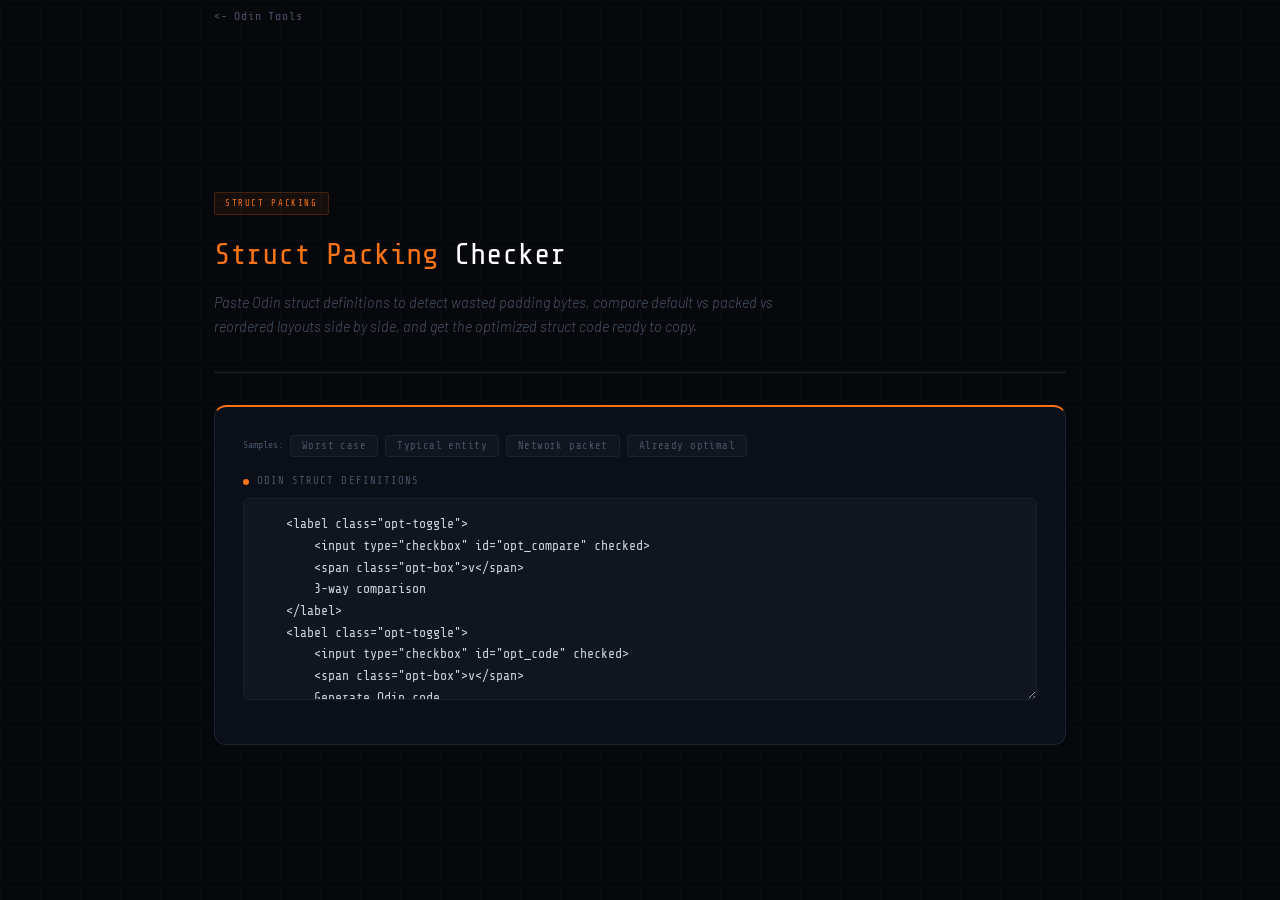
<file: odin-struct-packing-checker/index.html>
<!DOCTYPE html>

<html lang="en">
<head>
<meta charset="UTF-8">
<meta name="viewport" content="width=device-width, initial-scale=1.0">
<title>Odin Struct Packing Checker – Padding Waste, Alignment & Field Reorder Tool</title>
<meta name="description" content="Check Odin struct field ordering for optimal packing. Detect wasted padding bytes, compare default vs packed vs reordered layouts, and get the optimized Odin struct code output ready to copy.">

<link rel="preconnect" href="https://fonts.googleapis.com">
<link rel="preconnect" href="https://fonts.gstatic.com" crossorigin>
<link href="https://fonts.googleapis.com/css2?family=Share+Tech+Mono&family=Barlow:ital,wght@0,300;0,400;0,500;0,600;1,300&display=swap" rel="stylesheet">

<style>
:root {
    --bg:         #06080c;
    --surface:    #0b0f18;
    --surface-2:  #10151f;
    --border:     #1a2230;
    --accent:     #f97316;
    --accent-dim: rgba(249,115,22,.07);
    --green:      #22c55e;
    --green-dim:  rgba(34,197,94,.08);
    --yellow:     #fbbf24;
    --yellow-dim: rgba(251,191,36,.07);
    --red:        #ef4444;
    --red-dim:    rgba(239,68,68,.07);
    --blue:       #38bdf8;
    --blue-dim:   rgba(56,189,248,.07);
    --text:       #cbd5e1;
    --muted:      #475569;

    --font-display: "Barlow", sans-serif;
    --font-mono:    "Share Tech Mono", monospace;
    --radius:    6px;
    --radius-lg: 12px;
    --transition: 200ms cubic-bezier(.4,0,.2,1);
}

*, *::before, *::after { box-sizing: border-box; margin: 0; padding: 0; }
html { scroll-behavior: smooth; }

body {
    background: var(--bg);
    color: var(--text);
    font-family: var(--font-display);
    font-size: 16px;
    line-height: 1.7;
    min-height: 100vh;
    display: flex;
    flex-direction: column;
    overflow-x: hidden;
}

body::before {
    content: "";
    position: fixed; inset: 0;
    background: repeating-linear-gradient(0deg, transparent, transparent 3px, rgba(0,0,0,.07) 3px, rgba(0,0,0,.07) 4px);
    pointer-events: none; z-index: 0;
}

body::after {
    content: "";
    position: fixed; inset: 0;
    background-image: linear-gradient(var(--border) 1px, transparent 1px), linear-gradient(90deg, var(--border) 1px, transparent 1px);
    background-size: 40px 40px;
    opacity: .22;
    pointer-events: none; z-index: 0;
}

.wrapper {
    position: relative; z-index: 1;
    max-width: 900px;
    margin: 0 auto;
    padding: 0 24px;
    width: 100%;
    flex: 1;
}

nav {
    position: relative; z-index: 2;
    padding: 18px 24px;
    max-width: 900px;
    margin: 0 auto;
    width: 100%;
}

nav a {
    font-family: var(--font-mono);
    font-size: .72rem;
    letter-spacing: .08em;
    color: var(--muted);
    text-decoration: none;
    display: inline-flex;
    align-items: center;
    gap: 6px;
    transition: color var(--transition);
}

nav a:hover { color: var(--accent); }
nav a::before { content: "<-"; }

header {
    padding: 36px 0 32px;
    border-bottom: 1px solid var(--border);
    animation: fadeUp .5s ease both;
}

.header-chip {
    font-family: var(--font-mono);
    font-size: 9px;
    letter-spacing: .18em;
    text-transform: uppercase;
    color: var(--accent);
    background: var(--accent-dim);
    border: 1px solid rgba(249,115,22,.2);
    border-radius: 3px;
    padding: 3px 10px;
    display: inline-block;
    margin-bottom: 14px;
}

header h1 {
    font-family: var(--font-mono);
    font-size: clamp(1.2rem, 3vw, 1.9rem);
    font-weight: 400;
    color: #fff;
    margin-bottom: 10px;
}

header h1 .acc { color: var(--accent); }
header p { font-size: .9rem; color: var(--muted); font-style: italic; font-weight: 300; max-width: 560px; }

.tool-card {
    background: var(--surface);
    border: 1px solid var(--border);
    border-top: 2px solid var(--accent);
    border-radius: var(--radius-lg);
    padding: 28px;
    margin: 32px 0;
    animation: fadeUp .5s .08s ease both;
}

.samples-row {
    display: flex;
    gap: 7px;
    flex-wrap: wrap;
    margin-bottom: 16px;
}

.sample-btn {
    font-family: var(--font-mono);
    font-size: .65rem;
    letter-spacing: .04em;
    color: var(--muted);
    background: var(--surface-2);
    border: 1px solid var(--border);
    border-radius: 3px;
    padding: 4px 11px;
    cursor: pointer;
    transition: color var(--transition), border-color var(--transition);
}

.sample-btn:hover { color: var(--accent); border-color: rgba(249,115,22,.3); }

.editor-label {
    font-family: var(--font-mono);
    font-size: .65rem;
    letter-spacing: .1em;
    text-transform: uppercase;
    color: var(--muted);
    margin-bottom: 8px;
    display: flex;
    align-items: center;
    gap: 8px;
}

.editor-label::before {
    content: "";
    width: 6px; height: 6px;
    border-radius: 50%;
    background: var(--accent);
}

.editor-wrap {
    border: 1px solid var(--border);
    border-radius: var(--radius);
    overflow: hidden;
    margin-bottom: 16px;
    transition: border-color var(--transition), box-shadow var(--transition);
}

.editor-wrap:focus-within {
    border-color: rgba(249,115,22,.4);
    box-shadow: 0 0 0 3px rgba(249,115,22,.08);
}

textarea {
    display: block;
    width: 100%;
    min-height: 200px;
    background: var(--surface-2);
    border: none;
    outline: none;
    padding: 14px;
    color: var(--text);
    font-family: var(--font-mono);
    font-size: .82rem;
    line-height: 1.65;
    resize: vertical;
    tab-size: 4;
}

textarea::placeholder { color: var(--muted); opacity: .4; }

/* options */
.options-row {
    display: flex;
    gap: 12px;
    flex-wrap: wrap;
    margin-bottom: 20px;
}

.opt-toggle {
    display: flex;
    align-items: center;
    gap: 7px;
    cursor: pointer;
    font-family: var(--font-mono);
    font-size: .7rem;
    letter-spacing: .04em;
    color: var(--muted);
    transition: color var(--transition);
    user-select: none;
}

.opt-toggle:hover { color: var(--text); }
.opt-toggle input[type="checkbox"] { display: none; }

.opt-box {
    width: 14px; height: 14px;
    border-radius: 3px;
    border: 1px solid var(--border);
    background: var(--surface-2);
    display: flex; align-items: center; justify-content: center;
    font-size: 9px; color: transparent;
    transition: all var(--transition);
    flex-shrink: 0;
}

.opt-toggle input:checked + .opt-box {
    background: var(--accent);
    border-color: var(--accent);
    color: #fff;
}

.btn-run {
    width: 100%;
    background: var(--accent);
    color: #fff;
    border: none;
    border-radius: var(--radius);
    padding: 13px 24px;
    font-family: var(--font-mono);
    font-size: .82rem;
    letter-spacing: .08em;
    text-transform: uppercase;
    cursor: pointer;
    transition: background var(--transition), transform var(--transition), box-shadow var(--transition);
}

.btn-run:hover { background: #fb923c; transform: translateY(-1px); box-shadow: 0 6px 20px rgba(249,115,22,.3); }
.btn-run:active { transform: translateY(0); }

/* result */
#result { margin-top: 24px; display: none; animation: fadeUp .35s ease both; }
#result.visible { display: block; }
.divider { height: 1px; background: var(--border); margin: 20px 0; }

/* struct section */
.struct-block { margin-bottom: 32px; }
.struct-block:last-child { margin-bottom: 0; }

.struct-name-row {
    display: flex;
    align-items: center;
    gap: 10px;
    margin-bottom: 16px;
}

.struct-name-label {
    font-family: var(--font-mono);
    font-size: .8rem;
    color: var(--accent);
    letter-spacing: .06em;
}

.struct-name-line {
    flex: 1;
    height: 1px;
    background: var(--border);
}

/* summary metrics */
.summary-grid {
    display: grid;
    grid-template-columns: repeat(auto-fill, minmax(120px, 1fr));
    gap: 8px;
    margin-bottom: 20px;
}

.sum-card {
    background: var(--surface-2);
    border: 1px solid var(--border);
    border-radius: var(--radius);
    padding: 11px 13px;
    display: flex;
    flex-direction: column;
    gap: 2px;
}

.sum-card.sc-good   { border-left: 3px solid var(--green); }
.sum-card.sc-warn   { border-left: 3px solid var(--yellow); }
.sum-card.sc-bad    { border-left: 3px solid var(--red); }
.sum-card.sc-info   { border-left: 3px solid var(--blue); }

.sc-label { font-family: var(--font-mono); font-size: .58rem; letter-spacing: .08em; text-transform: uppercase; color: var(--muted); }
.sc-value { font-family: var(--font-mono); font-size: 1.3rem; color: #fff; line-height: 1.1; }
.sc-sub   { font-size: .64rem; color: var(--muted); font-style: italic; }

/* layout comparison */
.layout-compare {
    display: grid;
    grid-template-columns: repeat(3, 1fr);
    gap: 10px;
    margin-bottom: 20px;
}

.layout-panel {
    background: var(--surface-2);
    border: 1px solid var(--border);
    border-radius: var(--radius);
    overflow: hidden;
}

.layout-panel-header {
    padding: 10px 14px;
    border-bottom: 1px solid var(--border);
    display: flex;
    align-items: center;
    justify-content: space-between;
    gap: 8px;
}

.lp-title {
    font-family: var(--font-mono);
    font-size: .62rem;
    letter-spacing: .08em;
    text-transform: uppercase;
}

.lp-default { color: var(--muted); }
.lp-packed  { color: var(--yellow); }
.lp-optimal { color: var(--green); }

.lp-size {
    font-family: var(--font-mono);
    font-size: .8rem;
    color: #fff;
}

.layout-panel-body { padding: 12px 14px; }

/* field rows inside panel */
.lp-field {
    display: flex;
    align-items: center;
    gap: 8px;
    padding: 5px 0;
    border-bottom: 1px solid var(--border);
    font-family: var(--font-mono);
    font-size: .72rem;
}

.lp-field:last-child { border-bottom: none; }

.lp-offset {
    width: 36px;
    color: var(--muted);
    flex-shrink: 0;
    font-size: .65rem;
}

.lp-fname {
    flex: 1;
    color: var(--text);
    overflow: hidden;
    text-overflow: ellipsis;
    white-space: nowrap;
}

.lp-fsize {
    width: 28px;
    text-align: right;
    color: var(--muted);
    font-size: .65rem;
    flex-shrink: 0;
}

.lp-pad-row {
    display: flex;
    align-items: center;
    gap: 8px;
    padding: 4px 0;
    border-bottom: 1px solid var(--border);
    font-family: var(--font-mono);
    font-size: .65rem;
    color: var(--red);
    opacity: .7;
}

.lp-pad-row .lp-offset { color: var(--red); opacity: .6; }

/* savings banner */
.savings-banner {
    display: flex;
    align-items: center;
    justify-content: space-between;
    background: var(--green-dim);
    border: 1px solid rgba(34,197,94,.2);
    border-radius: var(--radius);
    padding: 12px 16px;
    margin-bottom: 20px;
    flex-wrap: wrap;
    gap: 10px;
}

.savings-text {
    font-family: var(--font-mono);
    font-size: .8rem;
    color: var(--green);
}

.savings-stats {
    display: flex;
    gap: 14px;
    flex-wrap: wrap;
}

.savings-stat {
    font-family: var(--font-mono);
    font-size: .72rem;
    color: var(--green);
    opacity: .8;
}

/* no-savings */
.no-savings {
    display: flex;
    align-items: center;
    gap: 10px;
    background: var(--green-dim);
    border: 1px solid rgba(34,197,94,.2);
    border-radius: var(--radius);
    padding: 12px 16px;
    margin-bottom: 20px;
    font-family: var(--font-mono);
    font-size: .8rem;
    color: var(--green);
}

.no-savings::before { content: "[OK]"; }

/* generated code */
.code-section { margin-bottom: 4px; }

.code-section-header {
    display: flex;
    align-items: center;
    justify-content: space-between;
    margin-bottom: 8px;
}

.code-section-title {
    font-family: var(--font-mono);
    font-size: .65rem;
    letter-spacing: .1em;
    text-transform: uppercase;
    color: var(--muted);
}

.btn-copy {
    font-family: var(--font-mono);
    font-size: .62rem;
    color: var(--muted);
    background: var(--surface);
    border: 1px solid var(--border);
    border-radius: 3px;
    padding: 3px 10px;
    cursor: pointer;
    transition: color var(--transition), border-color var(--transition);
}

.btn-copy:hover { color: var(--green); border-color: rgba(34,197,94,.3); }

.code-tabs {
    display: flex;
    gap: 0;
    border: 1px solid var(--border);
    border-radius: var(--radius) var(--radius) 0 0;
    overflow: hidden;
    border-bottom: none;
}

.code-tab {
    flex: 1;
    font-family: var(--font-mono);
    font-size: .66rem;
    letter-spacing: .06em;
    text-transform: uppercase;
    color: var(--muted);
    background: var(--surface-2);
    border: none;
    border-right: 1px solid var(--border);
    padding: 7px 10px;
    cursor: pointer;
    transition: color var(--transition), background var(--transition);
}

.code-tab:last-child { border-right: none; }
.code-tab.active { color: var(--accent); background: var(--accent-dim); }
.code-tab:hover:not(.active) { color: var(--text); }

.code-block {
    background: var(--surface-2);
    border: 1px solid var(--border);
    border-radius: 0 0 var(--radius) var(--radius);
    padding: 16px 18px;
    font-family: var(--font-mono);
    font-size: .78rem;
    line-height: 1.65;
    color: var(--text);
    white-space: pre;
    overflow-x: auto;
}

/* packing efficiency bar */
.eff-row {
    display: flex;
    align-items: center;
    gap: 12px;
    margin-bottom: 16px;
}

.eff-label {
    font-family: var(--font-mono);
    font-size: .62rem;
    letter-spacing: .08em;
    text-transform: uppercase;
    color: var(--muted);
    width: 120px;
    flex-shrink: 0;
}

.eff-bar-bg {
    flex: 1;
    height: 8px;
    background: var(--border);
    border-radius: 4px;
    overflow: hidden;
}

.eff-bar-fill {
    height: 100%;
    border-radius: 4px;
    transition: width .6s cubic-bezier(.4,0,.2,1);
}

.ef-good { background: linear-gradient(90deg, #16a34a, var(--green)); }
.ef-warn { background: linear-gradient(90deg, #b45309, var(--yellow)); }
.ef-bad  { background: linear-gradient(90deg, #b91c1c, var(--red)); }

.eff-pct {
    font-family: var(--font-mono);
    font-size: .75rem;
    color: var(--text);
    width: 44px;
    text-align: right;
    flex-shrink: 0;
}

/* recommendations */
.rec-list { display: flex; flex-direction: column; gap: 7px; }

.rec-item {
    display: flex;
    gap: 10px;
    align-items: flex-start;
    background: var(--surface-2);
    border: 1px solid var(--border);
    border-radius: var(--radius);
    padding: 11px 14px;
    font-size: .845rem;
}

.rec-item.ri-high   { border-left: 3px solid var(--red); }
.rec-item.ri-medium { border-left: 3px solid var(--yellow); }
.rec-item.ri-low    { border-left: 3px solid var(--green); }

.ri-icon { font-family: var(--font-mono); font-size: .72rem; flex-shrink: 0; margin-top: 2px; }
.ri-high   .ri-icon { color: var(--red); }
.ri-medium .ri-icon { color: var(--yellow); }
.ri-low    .ri-icon { color: var(--green); }

.ri-body { flex: 1; }
.ri-title { font-family: var(--font-mono); font-size: .78rem; color: var(--text); margin-bottom: 3px; }
.ri-desc  { font-size: .8rem; color: var(--muted); font-weight: 300; font-style: italic; line-height: 1.5; }

/* info */
.info-section {
    padding: 36px 0;
    border-top: 1px solid var(--border);
    animation: fadeUp .5s .15s ease both;
}

.info-section h2 { font-family: var(--font-mono); font-size: 1rem; font-weight: 400; color: #fff; margin-bottom: 14px; }
.info-section p  { font-size: .875rem; color: var(--muted); font-weight: 300; font-style: italic; margin-bottom: 10px; max-width: 580px; }
.info-section ul { list-style: none; display: flex; flex-direction: column; gap: 7px; margin-top: 4px; }
.info-section ul li { display: flex; gap: 10px; font-family: var(--font-mono); font-size: .76rem; color: var(--text); }
.info-section ul li::before { content: "->"; color: var(--accent); flex-shrink: 0; }

footer {
    position: relative; z-index: 1;
    border-top: 1px solid var(--border);
    padding: 24px;
    max-width: 900px;
    margin: 0 auto;
    width: 100%;
}

footer p { font-family: var(--font-mono); font-size: .68rem; color: var(--muted); }

@keyframes fadeUp {
    from { opacity: 0; transform: translateY(12px); }
    to   { opacity: 1; transform: translateY(0); }
}

@media (max-width: 580px) {
    .tool-card { padding: 18px; }
    .layout-compare { grid-template-columns: 1fr; }
    .summary-grid { grid-template-columns: 1fr 1fr; }
}
</style>

</head>
<body>

<nav class="wrapper">
    <a href="/odin-tools/">Odin Tools</a>
</nav>

<div class="wrapper">

<header>
    <div class="header-chip">Struct Packing</div>
    <h1><span class="acc">Struct Packing</span> Checker</h1>
    <p>Paste Odin struct definitions to detect wasted padding bytes, compare default vs packed vs reordered layouts side by side, and get the optimized struct code ready to copy.</p>
</header>

<div class="tool-card">

<div class="samples-row">
    <span style="font-family:var(--font-mono);font-size:.62rem;color:var(--muted);align-self:center">Samples:</span>
    <button class="sample-btn" onclick="loadSample('worst')">Worst case</button>
    <button class="sample-btn" onclick="loadSample('typical')">Typical entity</button>
    <button class="sample-btn" onclick="loadSample('network')">Network packet</button>
    <button class="sample-btn" onclick="loadSample('perfect')">Already optimal</button>
</div>

<div class="editor-label">Odin Struct Definitions</div>
<div class="editor-wrap">
    <textarea id="codeInput" placeholder="// Paste Odin struct definitions here...

Particle :: struct {
alive:    bool,
position: f64,
color:    u8,
mass:     f32,
tag:      bool,
velocity: f64,
}”></textarea>
</div>


<div class="options-row">
    <label class="opt-toggle">
        <input type="checkbox" id="opt_compare" checked>
        <span class="opt-box">v</span>
        3-way comparison
    </label>
    <label class="opt-toggle">
        <input type="checkbox" id="opt_code" checked>
        <span class="opt-box">v</span>
        Generate Odin code
    </label>
    <label class="opt-toggle">
        <input type="checkbox" id="opt_array" checked>
        <span class="opt-box">v</span>
        Array savings
    </label>
</div>

<button class="btn-run" onclick="check()">Check Struct Packing</button>

<div id="result"></div>


</div>

<div class="info-section">
    <h2>Odin Struct Packing Rules</h2>
    <p>Odin follows standard platform ABI alignment. Each field sits at the smallest offset that is a multiple of the field's alignment requirement.</p>
    <ul>
        <li>bool / u8 / i8 -- 1 byte size and alignment, no padding needed</li>
        <li>u16 / i16 -- 2 byte alignment, may add 1 byte padding after u8/bool</li>
        <li>u32 / i32 / f32 -- 4 byte alignment, may waste up to 3 bytes</li>
        <li>u64 / i64 / f64 / pointers -- 8 byte alignment, may waste up to 7 bytes</li>
        <li>Optimal rule: order fields largest-to-smallest alignment</li>
        <li>#packed removes all padding but may cause slow misaligned reads on some CPUs</li>
        <li>Trailing padding aligns the struct size to its largest field alignment</li>
    </ul>
</div>

</div>

<footer class="wrapper">
    <p>Odin Tools -- Struct Packing Checker</p>
</footer>

<script>
var SAMPLES = {
    worst:
"// Worst-case field order -- maximum padding waste\nParticle :: struct {\n    alive:    bool,\n    position: f64,\n    color:    u8,\n    mass:     f32,\n    tag:      bool,\n    velocity: f64,\n}",

    typical:
"// Typical game entity -- common in game dev\nEntity :: struct {\n    active:   bool,\n    id:       u64,\n    x:        f32,\n    y:        f32,\n    health:   i16,\n    flags:    u8,\n    name_len: u8,\n    speed:    f32,\n}",

    network:
"// Network packet header -- often needs exact packing\nPacketHeader :: struct {\n    magic:     u8,\n    version:   u8,\n    msg_type:  u16,\n    timestamp: u64,\n    seq:       u32,\n    checksum:  u16,\n    flags:     u8,\n    reserved:  u8,\n}",

    perfect:
"// Already optimally ordered\nVec4 :: struct {\n    x: f32,\n    y: f32,\n    z: f32,\n    w: f32,\n}"
};

function loadSample(key) {
    document.getElementById("codeInput").value = SAMPLES[key];
}

// ── Type tables ──────────────────────────────────────────
var TYPE_SIZES = {
    "bool":1,"byte":1,"u8":1,"i8":1,
    "u16":2,"i16":2,"f16":2,
    "u32":4,"i32":4,"f32":4,"rune":4,
    "u64":8,"i64":8,"f64":8,"uint":8,"int":8,"uintptr":8,
    "rawptr":8,"cstring":8,
    "string":16,"any":16
};

var TYPE_ALIGN = {
    "bool":1,"byte":1,"u8":1,"i8":1,
    "u16":2,"i16":2,"f16":2,
    "u32":4,"i32":4,"f32":4,"rune":4,
    "u64":8,"i64":8,"f64":8,"uint":8,"int":8,"uintptr":8,
    "rawptr":8,"cstring":8,
    "string":8,"any":8
};

function getSize(t) {
    t = t.trim();
    var a = t.match(/^\[(\d+)\](.+)$/);
    if (a) { return parseInt(a[1],10) * getSize(a[2].trim()); }
    if (t.indexOf("[dynamic]")===0||(t[0]==="["&&t[1]==="]")) { return 24; }
    if (t[0]==="^") { return 8; }
    return TYPE_SIZES[t] || 0;
}

function getAlign(t) {
    t = t.trim();
    var a = t.match(/^\[(\d+)\](.+)$/);
    if (a) { return getAlign(a[2].trim()); }
    if (t.indexOf("[dynamic]")===0||(t[0]==="["&&t[1]==="]")) { return 8; }
    if (t[0]==="^") { return 8; }
    return TYPE_ALIGN[t] || 1;
}

function alignUp(off, al) {
    if (al <= 1) { return off; }
    return Math.ceil(off / al) * al;
}

function parseStructs(src) {
    var structs = [];
    var re = /(\w+)\s*::\s*struct\s*\{([^}]*)\}/g;
    var m;
    while ((m = re.exec(src)) !== null) {
        var name = m[1];
        var body = m[2];
        var fields = [];
        var fr = /(\w+)\s*:\s*([^,\/\n\r]+)/g;
        var fm;
        while ((fm = fr.exec(body)) !== null) {
            var fn = fm[1].trim();
            var ft = fm[2].trim().replace(/,.*$/,"").trim();
            var sz = getSize(ft);
            var al = getAlign(ft);
            if (sz > 0) { fields.push({ name: fn, type: ft, size: sz, align: al }); }
        }
        if (fields.length > 0) { structs.push({ name: name, fields: fields }); }
    }
    return structs;
}

function buildLayout(fields) {
    var off = 0, maxAl = 1, result = [];
    for (var i = 0; i < fields.length; i++) {
        var f = fields[i];
        var aligned = alignUp(off, f.align);
        var pad = aligned - off;
        result.push({ name: f.name, type: f.type, size: f.size, align: f.align, offset: aligned, padding: pad });
        off = aligned + f.size;
        if (f.align > maxAl) { maxAl = f.align; }
    }
    var rawEnd = off;
    var total  = alignUp(rawEnd, maxAl);
    var trail  = total - rawEnd;
    return { fields: result, total: total, trailing: trail, maxAlign: maxAl };
}

function totalPadding(lay) {
    var p = lay.trailing;
    for (var i = 0; i < lay.fields.length; i++) { p += lay.fields[i].padding; }
    return p;
}

function optimalOrder(fields) {
    return fields.slice().sort(function(a, b) {
        if (b.align !== a.align) { return b.align - a.align; }
        return b.size - a.size;
    });
}

function packedLayout(fields) {
    // #packed: no alignment padding
    var off = 0, result = [];
    for (var i = 0; i < fields.length; i++) {
        var f = fields[i];
        result.push({ name: f.name, type: f.type, size: f.size, align: 1, offset: off, padding: 0 });
        off += f.size;
    }
    return { fields: result, total: off, trailing: 0, maxAlign: 1 };
}

// ── Render a layout panel ────────────────────────────────
function renderLayoutPanel(titleCls, title, layout, pad) {
    var html = "<div class=\"layout-panel\">" +
        "<div class=\"layout-panel-header\">" +
            "<span class=\"lp-title " + titleCls + "\">" + title + "</span>" +
            "<span class=\"lp-size\">" + layout.total + " B</span>" +
        "</div>" +
        "<div class=\"layout-panel-body\">";

    for (var i = 0; i < layout.fields.length; i++) {
        var f = layout.fields[i];
        if (f.padding > 0) {
            html += "<div class=\"lp-pad-row\"><span class=\"lp-offset\">+" + (f.offset - f.padding) + "</span><span style=\"flex:1\">pad (" + f.padding + "B)</span></div>";
        }
        html += "<div class=\"lp-field\">" +
            "<span class=\"lp-offset\">+" + f.offset + "</span>" +
            "<span class=\"lp-fname\" title=\"" + f.name + ": " + f.type + "\">" + f.name + "</span>" +
            "<span class=\"lp-fsize\">" + f.size + "B</span>" +
        "</div>";
    }

    if (layout.trailing > 0) {
        html += "<div class=\"lp-pad-row\"><span class=\"lp-offset\">+" + layout.total + "</span><span style=\"flex:1\">trail (" + layout.trailing + "B)</span></div>";
    }

    html += "<div style=\"padding-top:8px;font-family:var(--font-mono);font-size:.62rem;color:var(--muted)\">pad: " + pad + "B wasted</div>";
    html += "</div></div>";
    return html;
}

// ── Generate Odin code ───────────────────────────────────
function genCode(name, fields, variant) {
    var indent = "    ";
    var maxName = 0;
    for (var i = 0; i < fields.length; i++) {
        if (fields[i].name.length > maxName) { maxName = fields[i].name.length; }
    }

    var lines = [];
    if (variant === "packed") {
        lines.push(name + " :: struct #packed {");
    } else {
        lines.push(name + " :: struct {");
    }

    for (var j = 0; j < fields.length; j++) {
        var f = fields[j];
        var pad = "";
        for (var p = f.name.length; p < maxName; p++) { pad += " "; }
        lines.push(indent + f.name + ":" + pad + " " + f.type + ",");
    }
    lines.push("}");
    return lines.join("\n");
}

// ── Recommendations ──────────────────────────────────────
function buildRecs(lay, optLay, packLay, savings, structName, arrOpt) {
    var recs = [];
    var padDefault = totalPadding(lay);
    var eff = Math.round(((lay.total - padDefault) / lay.total) * 100);

    if (savings > 0) {
        recs.push({
            cls: "ri-high", icon: "[!]",
            title: structName + " wastes " + padDefault + " bytes (" + (100-eff) + "% padding)",
            desc: "Reordering fields largest-to-smallest alignment saves " + savings + " bytes (" + Math.round(savings/lay.total*100) + "% reduction). " + (arrOpt ? "In an array of 10,000 items that saves " + (savings * 10000 / 1024).toFixed(0) + " KB." : "")
        });
    }

    if (lay.total > 64) {
        recs.push({
            cls: "ri-medium", icon: "[~]",
            title: structName + " spans " + Math.ceil(lay.total/64) + " cache lines (" + lay.total + " bytes)",
            desc: "Structs over 64 bytes cause cache line splits when iterating. Consider splitting hot fields into a separate smaller struct."
        });
    }

    var bools = 0;
    for (var i = 0; i < lay.fields.length; i++) {
        if (lay.fields[i].type === "bool") { bools++; }
    }
    if (bools >= 3) {
        recs.push({
            cls: "ri-medium", icon: "[~]",
            title: bools + " bool fields -- consider bit_set",
            desc: "Each bool is 1 byte min. " + bools + " bools = " + bools + " bytes. A bit_set packs up to 8 flags in 1 byte:\n  Flags :: bit_set[Flag]; Flag :: enum { Alive, Active, Visible }"
        });
    }

    if (packLay.total < optLay.total && savings === 0) {
        recs.push({
            cls: "ri-low", icon: "[i]",
            title: "#packed saves " + (lay.total - packLay.total) + " bytes vs default",
            desc: "Field order is already optimal. Using #packed can save trailing padding at the cost of potential misaligned reads. Only use if memory is critical and you benchmark the tradeoff."
        });
    }

    if (recs.length === 0) {
        recs.push({
            cls: "ri-low", icon: "[v]",
            title: structName + " field order is already optimal",
            desc: "No padding waste can be eliminated by reordering. Packing efficiency is " + eff + "%."
        });
    }
    return recs;
}

// ── Active code tab state ────────────────────────────────
var activeTab = "reordered";

function setCodeTab(t, blockId) {
    activeTab = t;
    var tabs = document.querySelectorAll(".code-tab");
    tabs.forEach(function(tb) { tb.classList.remove("active"); });
    var active = document.querySelector("[data-tab='" + t + "']");
    if (active) { active.classList.add("active"); }

    var reorderedEl = document.getElementById("code_reordered_" + blockId);
    var packedEl    = document.getElementById("code_packed_"    + blockId);
    var defaultEl   = document.getElementById("code_default_"   + blockId);

    if (reorderedEl) { reorderedEl.style.display = t === "reordered" ? "block" : "none"; }
    if (packedEl)    { packedEl.style.display    = t === "packed"    ? "block" : "none"; }
    if (defaultEl)   { defaultEl.style.display   = t === "default"   ? "block" : "none"; }
}

function copyCode(blockId) {
    var el = document.getElementById("code_" + activeTab + "_" + blockId);
    if (!el) { return; }
    var txt = el.innerText || el.textContent;
    navigator.clipboard.writeText(txt)
        .then(function() {
            var btn = document.querySelector("[data-copy='" + blockId + "']");
            if (btn) { btn.textContent = "Copied!"; setTimeout(function() { btn.textContent = "Copy"; }, 1800); }
        })
        .catch(function() {});
}

// ── Main ─────────────────────────────────────────────────
function check() {
    var src      = document.getElementById("codeInput").value;
    var showCmp  = document.getElementById("opt_compare").checked;
    var showCode = document.getElementById("opt_code").checked;
    var showArr  = document.getElementById("opt_array").checked;

    if (!src.trim()) {
        alert("Please paste an Odin struct definition.");
        return;
    }

    var structs = parseStructs(src);
    if (structs.length === 0) {
        alert("No valid Odin struct found.\nExpected format:\nMyStruct :: struct { field: Type, ... }");
        return;
    }

    var html = "<div class=\"divider\"></div>";

    for (var si = 0; si < structs.length; si++) {
        var st      = structs[si];
        var bid     = "s" + si;
        var lay     = buildLayout(st.fields);
        var optFlds = optimalOrder(st.fields);
        var optLay  = buildLayout(optFlds);
        var packLay = packedLayout(st.fields);
        var padDef  = totalPadding(lay);
        var padOpt  = totalPadding(optLay);
        var savings = lay.total - optLay.total;
        var eff     = lay.total > 0 ? Math.round(((lay.total - padDef) / lay.total) * 100) : 100;
        var optEff  = optLay.total > 0 ? Math.round(((optLay.total - padOpt) / optLay.total) * 100) : 100;

        html += "<div class=\"struct-block\">";
        html += "<div class=\"struct-name-row\"><span class=\"struct-name-label\">" + st.name + " :: struct</span><div class=\"struct-name-line\"></div></div>";

        // Summary metrics
        var sizeCls = lay.total <= 32 ? "sc-good" : lay.total <= 64 ? "sc-info" : "sc-warn";
        var padCls  = padDef === 0 ? "sc-good" : padDef <= 4 ? "sc-info" : padDef <= 12 ? "sc-warn" : "sc-bad";
        var effCls  = eff >= 90 ? "sc-good" : eff >= 70 ? "sc-warn" : "sc-bad";
        var clCount = Math.ceil(lay.total / 64);

        html += "<div class=\"summary-grid\">" +
            "<div class=\"sum-card " + sizeCls + "\"><span class=\"sc-label\">Total size</span><span class=\"sc-value\">" + lay.total + "</span><span class=\"sc-sub\">bytes</span></div>" +
            "<div class=\"sum-card " + padCls + "\"><span class=\"sc-label\">Padding</span><span class=\"sc-value\">" + padDef + "</span><span class=\"sc-sub\">bytes wasted</span></div>" +
            "<div class=\"sum-card " + effCls + "\"><span class=\"sc-label\">Efficiency</span><span class=\"sc-value\">" + eff + "%</span><span class=\"sc-sub\">data density</span></div>" +
            "<div class=\"sum-card " + (clCount > 1 ? "sc-warn" : "sc-good") + "\"><span class=\"sc-label\">Cache lines</span><span class=\"sc-value\">" + clCount + "</span><span class=\"sc-sub\">" + (clCount > 1 ? "may split" : "fits in one") + "</span></div>" +
            "<div class=\"sum-card sc-info\"><span class=\"sc-label\">Fields</span><span class=\"sc-value\">" + st.fields.length + "</span><span class=\"sc-sub\">total</span></div>" +
            "<div class=\"sum-card " + (savings > 0 ? "sc-bad" : "sc-good") + "\"><span class=\"sc-label\">Optimal size</span><span class=\"sc-value\">" + optLay.total + "</span><span class=\"sc-sub\">" + (savings > 0 ? "-" + savings + "B savings" : "already min") + "</span></div>" +
        "</div>";

        // Efficiency bars
        html += "<div class=\"divider\"></div>";
        var efClsDef = eff >= 90 ? "ef-good" : eff >= 70 ? "ef-warn" : "ef-bad";
        var efClsOpt = optEff >= 90 ? "ef-good" : optEff >= 70 ? "ef-warn" : "ef-bad";
        html += "<div class=\"eff-row\"><span class=\"eff-label\">Default layout</span><div class=\"eff-bar-bg\"><div class=\"eff-bar-fill " + efClsDef + "\" style=\"width:" + eff + "%\"></div></div><span class=\"eff-pct\">" + eff + "%</span></div>";
        html += "<div class=\"eff-row\"><span class=\"eff-label\">Optimal order</span><div class=\"eff-bar-bg\"><div class=\"eff-bar-fill " + efClsOpt + "\" style=\"width:" + optEff + "%\"></div></div><span class=\"eff-pct\">" + optEff + "%</span></div>";
        html += "<div class=\"eff-row\"><span class=\"eff-label\">#packed</span><div class=\"eff-bar-bg\"><div class=\"eff-bar-fill ef-good\" style=\"width:100%\"></div></div><span class=\"eff-pct\">100%</span></div>";

        // Savings banner
        html += "<div class=\"divider\"></div>";
        if (savings > 0) {
            var arrSave = showArr ? " | 10K items: " + ((savings * 10000)/1024).toFixed(0) + "KB saved" : "";
            html += "<div class=\"savings-banner\">" +
                "<span class=\"savings-text\">Reordering saves " + savings + " bytes (" + Math.round(savings/lay.total*100) + "% reduction)</span>" +
                "<div class=\"savings-stats\">" +
                    "<span class=\"savings-stat\">default: " + lay.total + "B</span>" +
                    "<span class=\"savings-stat\">optimal: " + optLay.total + "B</span>" +
                    "<span class=\"savings-stat\">#packed: " + packLay.total + "B" + arrSave + "</span>" +
                "</div>" +
            "</div>";
        } else {
            html += "<div class=\"no-savings\">Field order is already optimal. Zero bytes wasted by reordering.</div>";
        }

        // 3-way comparison
        if (showCmp) {
            html += "<div class=\"layout-compare\">" +
                renderLayoutPanel("lp-default", "Default", lay, padDef) +
                renderLayoutPanel("lp-optimal", "Reordered (optimal)", optLay, padOpt) +
                renderLayoutPanel("lp-packed",  "#packed", packLay, 0) +
            "</div>";
        }

        // Generated code
        if (showCode) {
            var codeDefault   = genCode(st.name, st.fields, "default");
            var codeReordered = genCode(st.name, optFlds,   "default");
            var codePacked    = genCode(st.name, st.fields, "packed");

            html += "<div class=\"code-section\">" +
                "<div class=\"code-section-header\">" +
                    "<span class=\"code-section-title\">Generated Odin Code</span>" +
                    "<button class=\"btn-copy\" data-copy=\"" + bid + "\" onclick=\"copyCode('" + bid + "')\">Copy</button>" +
                "</div>" +
                "<div class=\"code-tabs\">" +
                    "<button class=\"code-tab active\" data-tab=\"reordered\" onclick=\"setCodeTab('reordered','" + bid + "')\">Reordered</button>" +
                    "<button class=\"code-tab\" data-tab=\"packed\" onclick=\"setCodeTab('packed','" + bid + "')\">Packed</button>" +
                    "<button class=\"code-tab\" data-tab=\"default\" onclick=\"setCodeTab('default','" + bid + "')\">Original</button>" +
                "</div>" +
                "<div id=\"code_reordered_" + bid + "\" class=\"code-block\">" + codeReordered + "</div>" +
                "<div id=\"code_packed_"    + bid + "\" class=\"code-block\" style=\"display:none\">" + codePacked    + "</div>" +
                "<div id=\"code_default_"   + bid + "\" class=\"code-block\" style=\"display:none\">" + codeDefault   + "</div>" +
            "</div>";
        }

        // Recommendations
        var recs = buildRecs(lay, optLay, packLay, savings, st.name, showArr);
        html += "<div class=\"divider\"></div><div class=\"rec-list\">" +
            recs.map(function(r) {
                return "<div class=\"rec-item " + r.cls + "\">" +
                    "<span class=\"ri-icon\">" + r.icon + "</span>" +
                    "<div class=\"ri-body\"><div class=\"ri-title\">" + r.title + "</div><div class=\"ri-desc\">" + r.desc + "</div></div>" +
                "</div>";
            }).join("") +
        "</div>";

        html += "</div>"; // struct-block

        if (si < structs.length - 1) {
            html += "<div class=\"divider\" style=\"margin:28px 0;border-top:2px solid var(--border)\"></div>";
        }
    }

    var resultEl = document.getElementById("result");
    resultEl.innerHTML = html;
    resultEl.classList.add("visible");
    resultEl.scrollIntoView({ behavior: "smooth", block: "nearest" });
}
</script>

</body>
</html>
</file>
